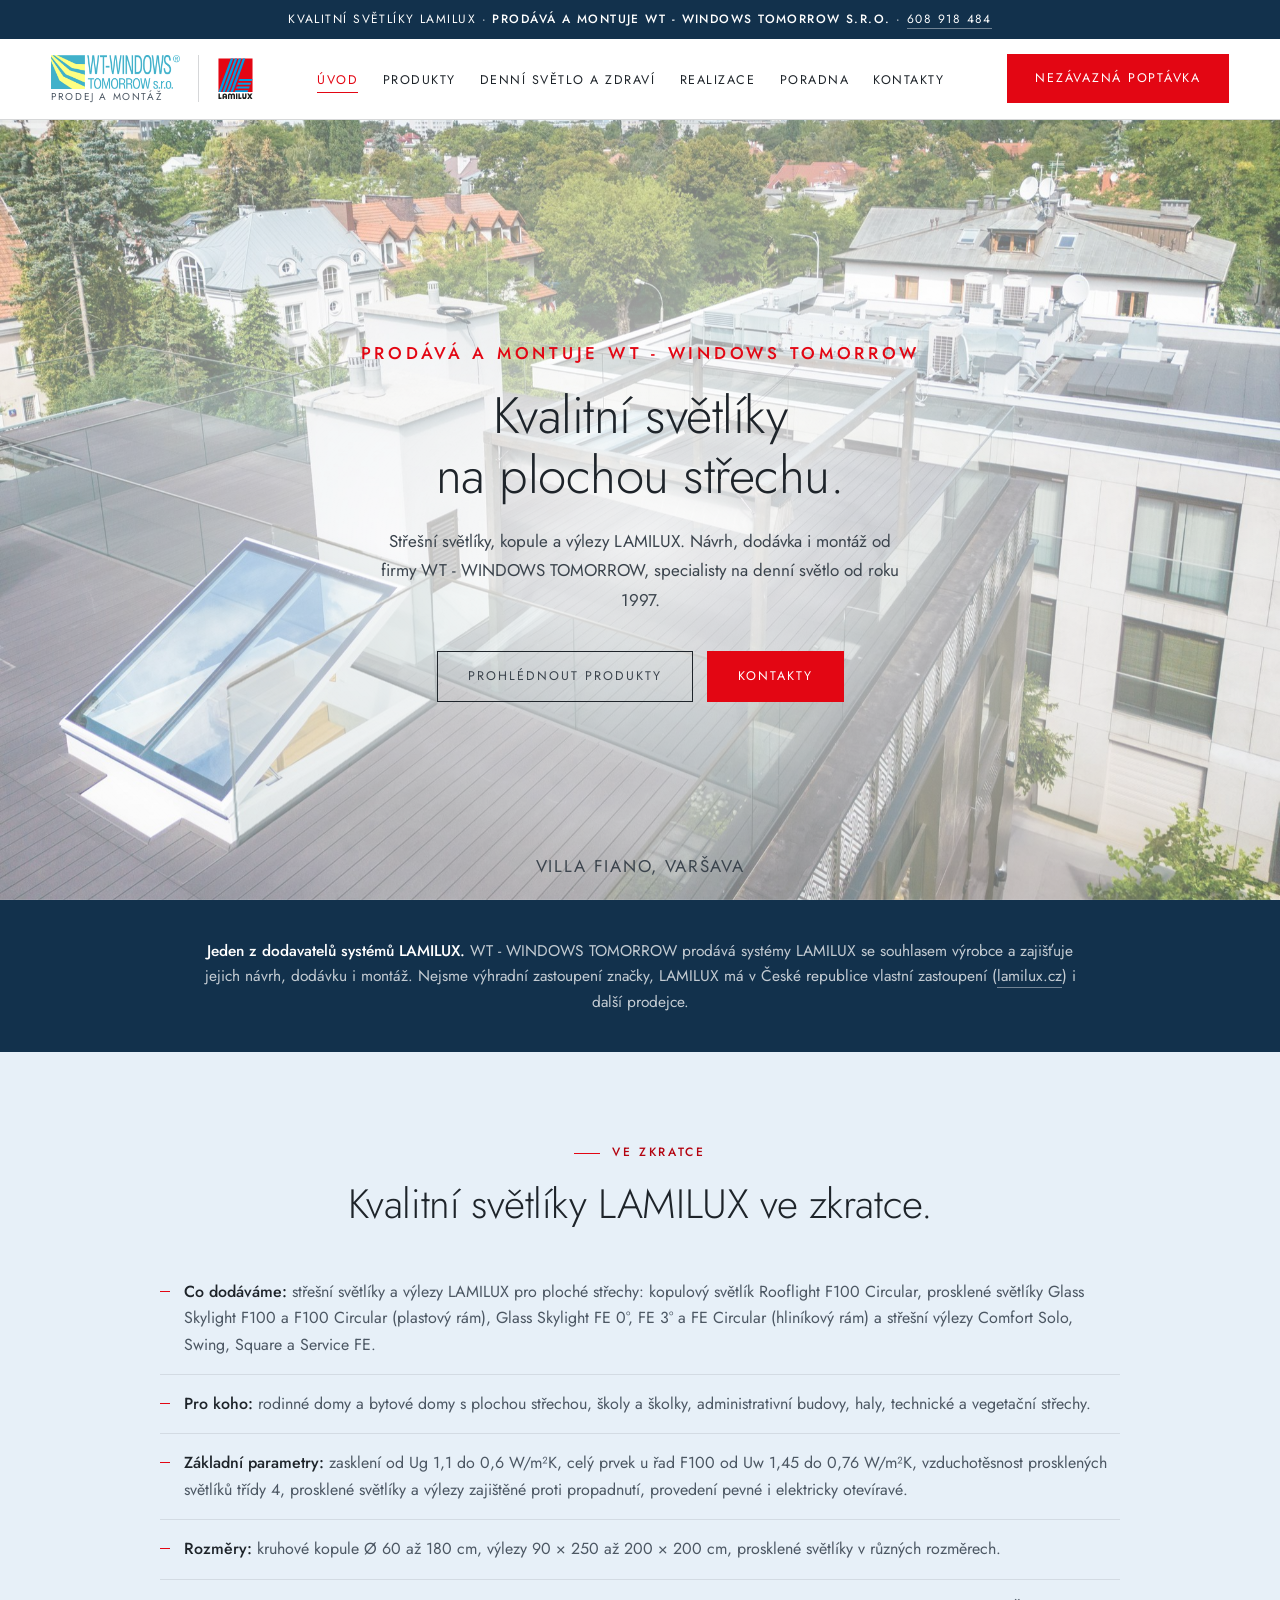
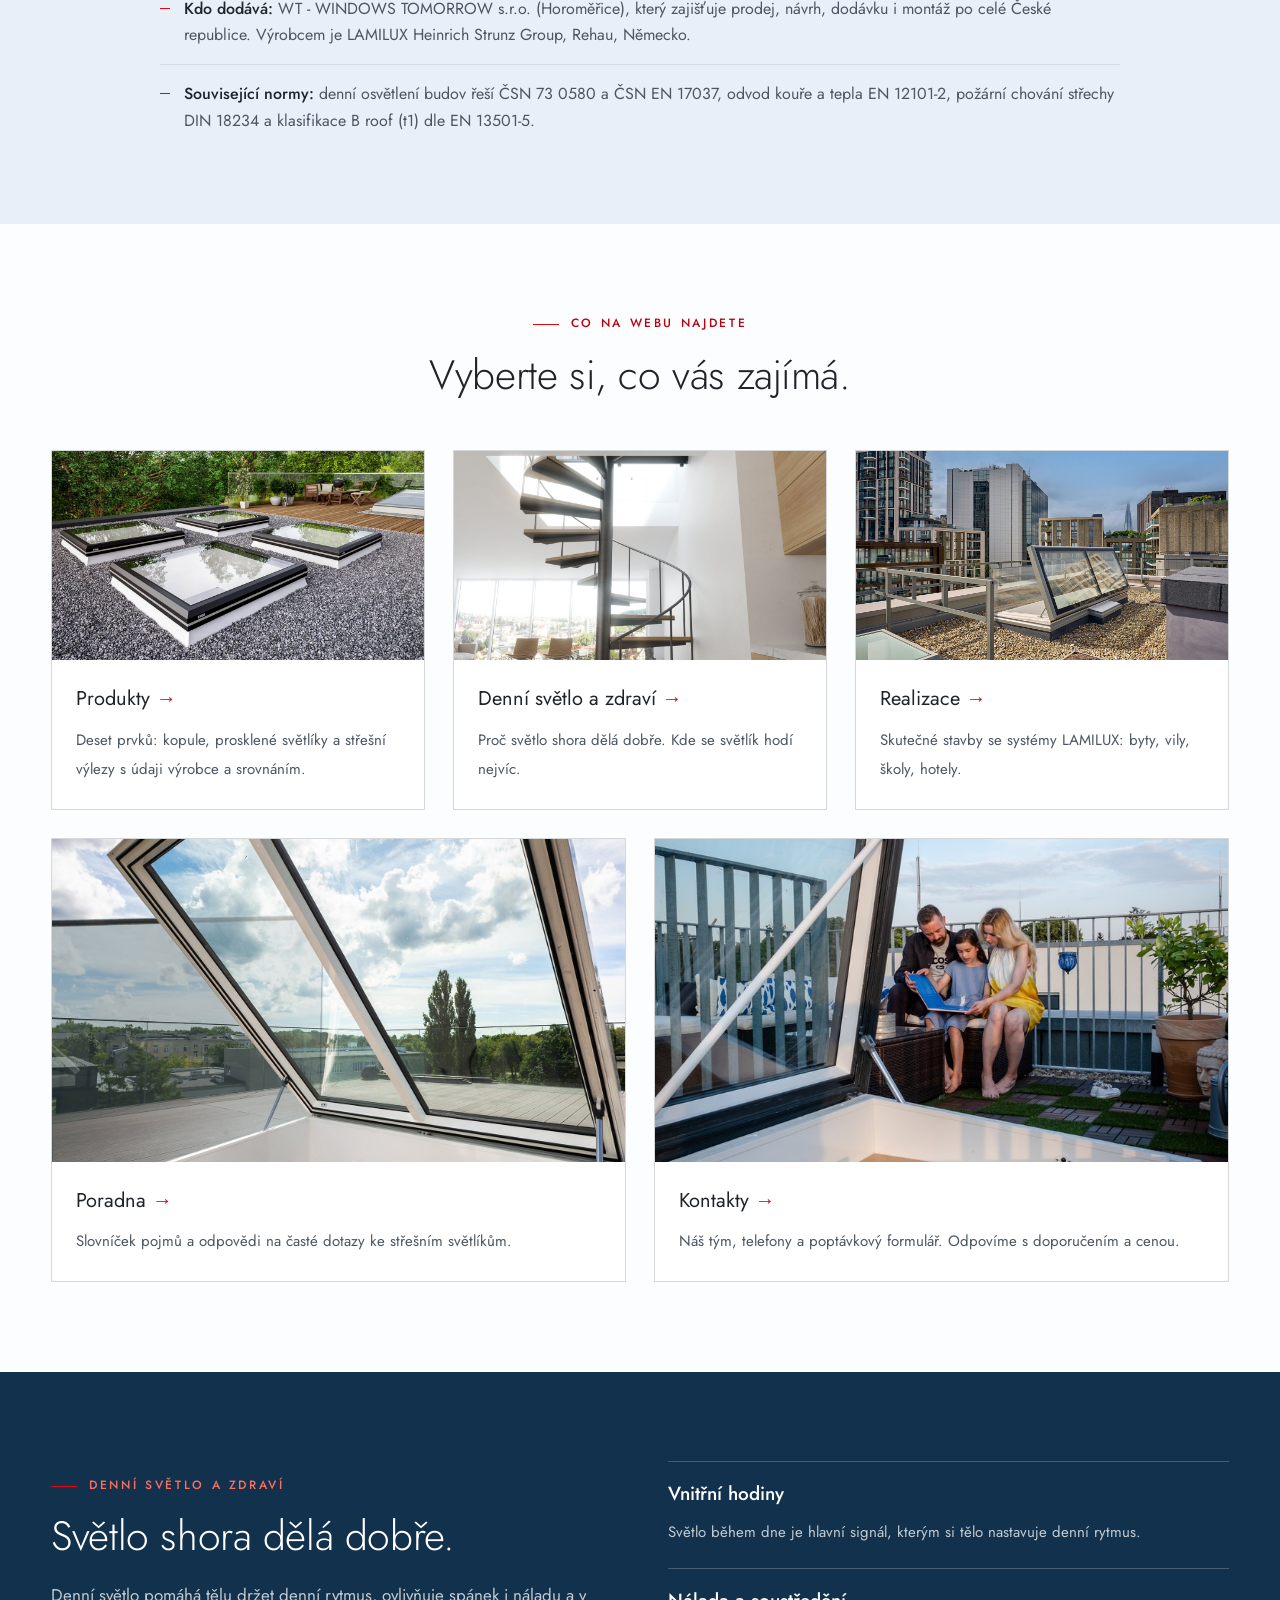
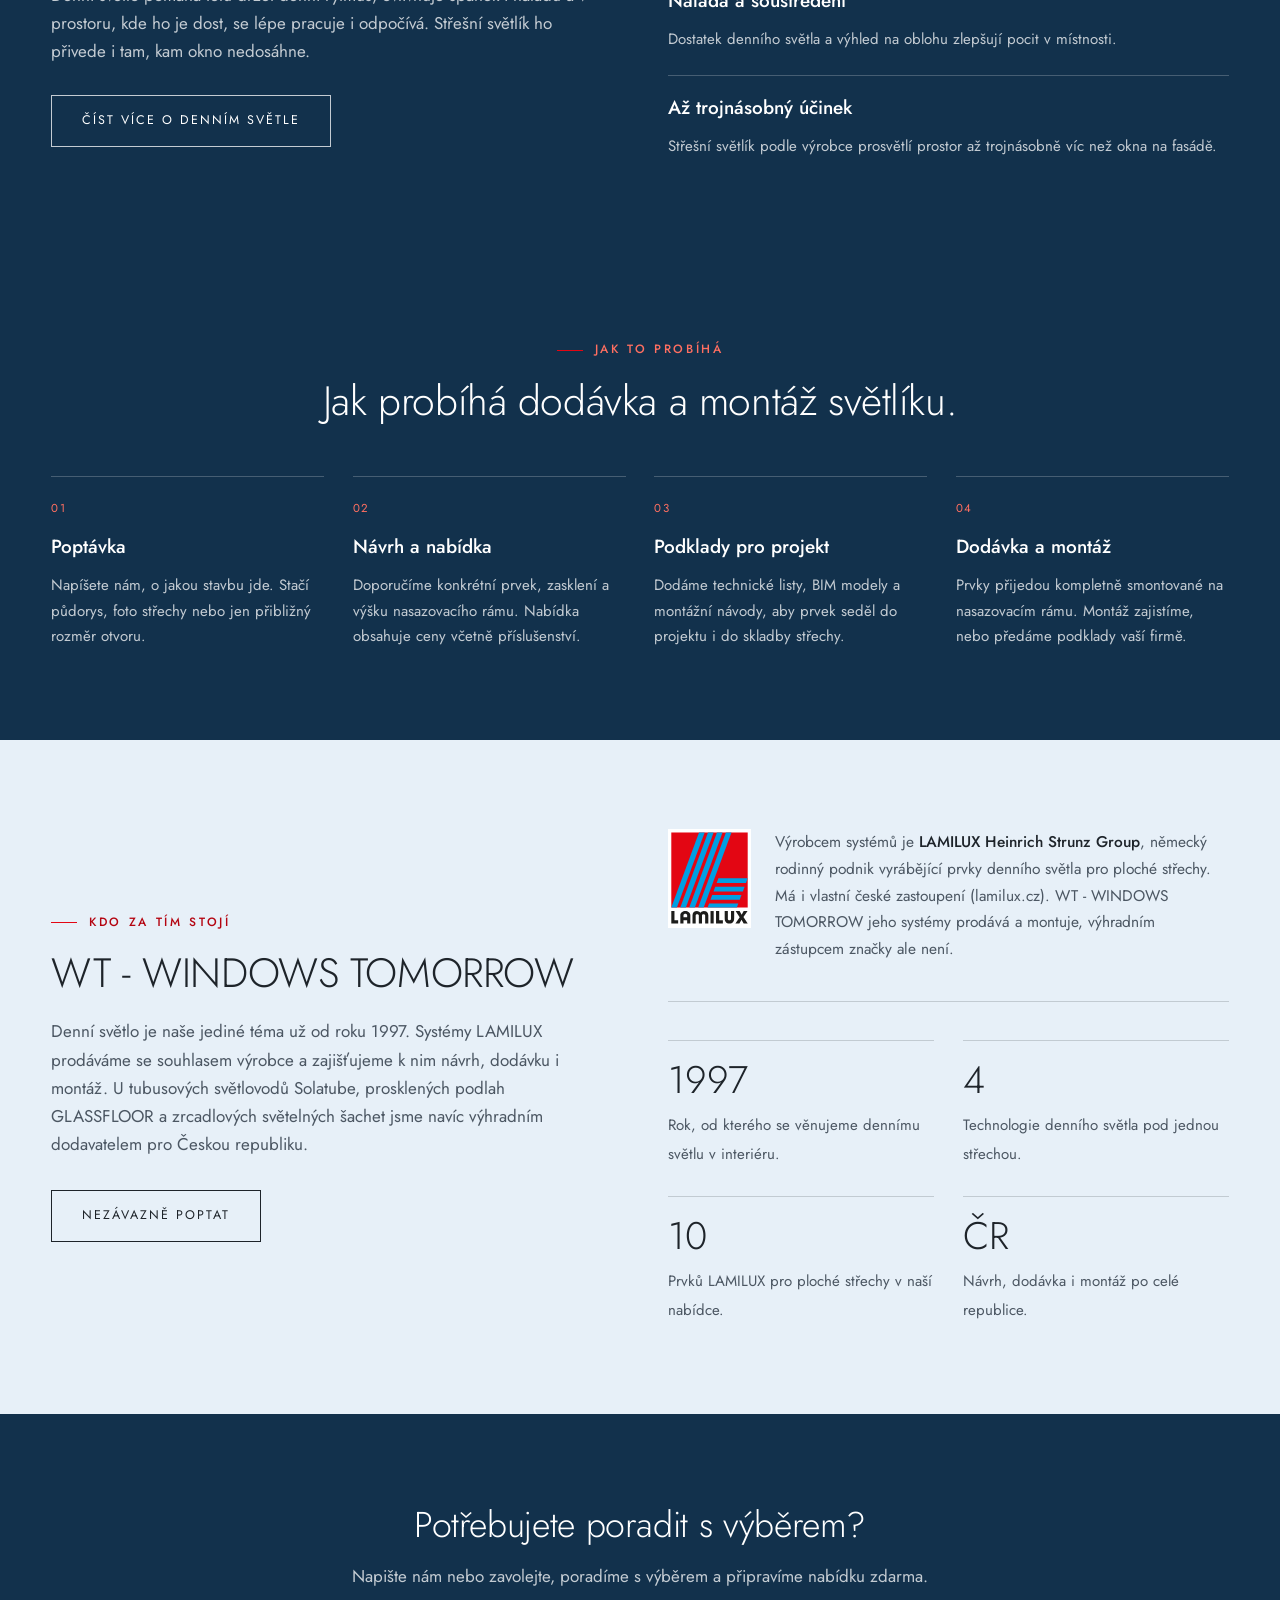
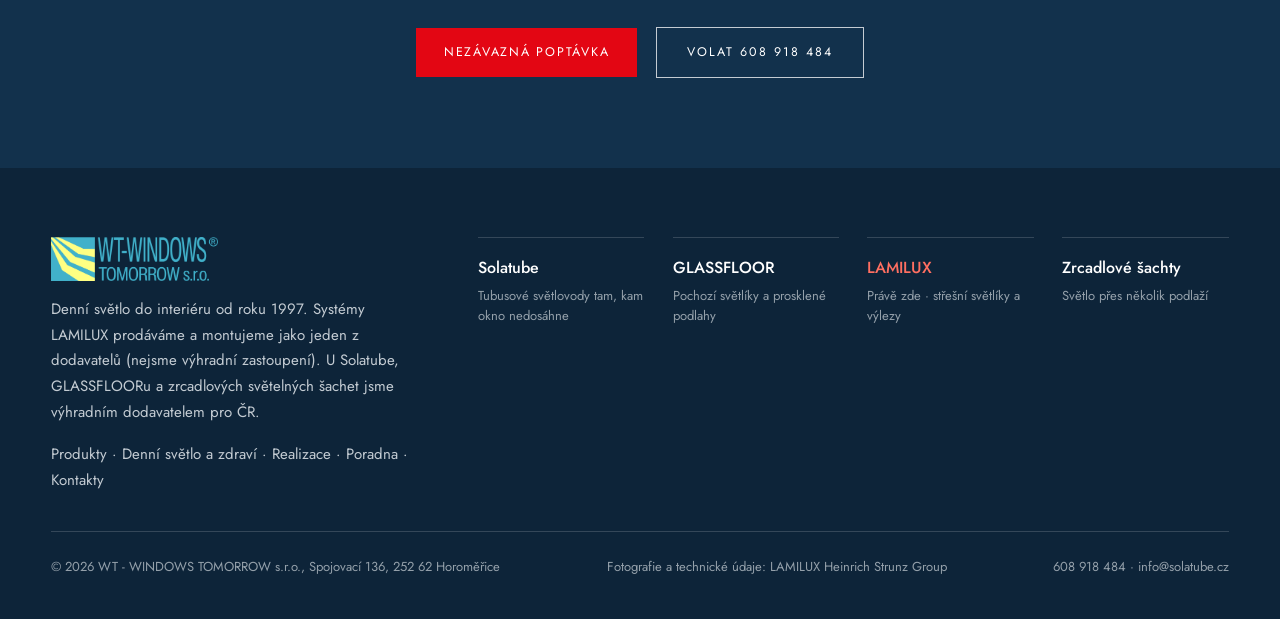
<file: index.html>
<!DOCTYPE html>
<html lang="cs">
<head>
<meta charset="UTF-8">
<meta name="viewport" content="width=device-width, initial-scale=1.0">
<title>Kvalitní světlíky na plochou střechu | LAMILUX | prodej a montáž WT</title>
<meta name="description" content="Kvalitní světlíky na plochou střechu: kopulové světlíky, prosklené světlíky Glass Skylight a střešní výlezy LAMILUX. Návrh, dodávka a montáž po celé ČR od WT - WINDOWS TOMORROW. Jeden z dodavatelů systémů LAMILUX.">
<meta name="author" content="WT - WINDOWS TOMORROW s.r.o.">
<meta name="keywords" content="kvalitní světlíky, střešní světlík, světlík na plochou střechu, kopulový světlík, prosklený světlík, střešní výlez, LAMILUX, Glass Skylight, Rooflight F100, denní světlo, WT Windows Tomorrow">
<meta name="theme-color" content="#12314c">
<!-- POZOR: před spuštěním webu na doméně SMAZAT následující řádek (noindex) -->
<meta name="robots" content="noindex, nofollow">
<link rel="canonical" href="https://www.kvalitnisvetliky.cz/">

<meta property="og:title" content="Kvalitní světlíky na plochou střechu | LAMILUX | prodej a montáž WT">
<meta property="og:description" content="Kvalitní světlíky na plochou střechu: kopulové světlíky, prosklené světlíky Glass Skylight a střešní výlezy LAMILUX. Návrh, dodávka a montáž po celé ČR od WT - WINDOWS TOMORROW. Jeden z dodavatelů systémů LAMILUX.">
<meta property="og:type" content="website">
<meta property="og:url" content="https://www.kvalitnisvetliky.cz/">
<meta property="og:locale" content="cs_CZ">
<meta property="og:site_name" content="Kvalitní světlíky LAMILUX · WT - WINDOWS TOMORROW">
<meta property="og:image" content="https://www.kvalitnisvetliky.cz/img/hero-vila-varsava.jpg">
<meta name="twitter:card" content="summary_large_image">
<meta name="twitter:title" content="Kvalitní světlíky na plochou střechu | LAMILUX | prodej a montáž WT">
<meta name="twitter:description" content="Kvalitní světlíky na plochou střechu: kopulové světlíky, prosklené světlíky Glass Skylight a střešní výlezy LAMILUX. Návrh, dodávka a montáž po celé ČR od WT - WINDOWS TOMORROW. Jeden z dodavatelů systémů LAMILUX.">
<meta name="twitter:image" content="https://www.kvalitnisvetliky.cz/img/hero-vila-varsava.jpg">

<link rel="preconnect" href="https://fonts.googleapis.com">
<link rel="preconnect" href="https://fonts.gstatic.com" crossorigin>
<link href="https://fonts.googleapis.com/css2?family=Jost:wght@300;400;500&display=swap" rel="stylesheet">
<link rel="stylesheet" href="css/lx.css">
<link rel="icon" href="img/lamilux-logo.svg" type="image/svg+xml">
<script type="application/ld+json">
{
 "@context": "https://schema.org",
 "@graph": [
  {
   "@type": "Organization",
   "@id": "https://www.kvalitnisvetliky.cz/#organizace",
   "name": "WT - WINDOWS TOMORROW s.r.o.",
   "url": "https://www.kvalitnisvetliky.cz/",
   "logo": "https://www.kvalitnisvetliky.cz/img/wt-logo-barva.png",
   "foundingDate": "1997",
   "description": "Specialista na denní světlo v interiéru. Prodává a montuje střešní světlíky, kopulové světlíky a střešní výlezy LAMILUX pro ploché střechy. Nejsme výhradní zastoupení LAMILUX, jsme jedním z dodavatelů. Výhradním dodavatelem pro Českou republiku je WT u světlovodů Solatube, prosklených podlah GLASSFLOOR a zrcadlových světelných šachet.",
   "telephone": "+420608918484",
   "email": "info@solatube.cz",
   "address": {
    "@type": "PostalAddress",
    "streetAddress": "Spojovací 136",
    "postalCode": "252 62",
    "addressLocality": "Horoměřice",
    "addressRegion": "Středočeský kraj",
    "addressCountry": "CZ"
   },
   "areaServed": {
    "@type": "Country",
    "name": "Česká republika"
   },
   "knowsAbout": [
    "kvalitní světlíky",
    "střešní světlík na plochou střechu",
    "kopulový světlík",
    "střešní výlez",
    "denní osvětlení budov",
    "odvod kouře a tepla",
    "ČSN EN 17037"
   ],
   "sameAs": [
    "https://www.lamilux.cz",
    "https://www.solatube.cz",
    "https://glassfloor.cz"
   ]
  },
  {
   "@type": "WebSite",
   "@id": "https://www.kvalitnisvetliky.cz/#web",
   "url": "https://www.kvalitnisvetliky.cz/",
   "name": "Kvalitní světlíky LAMILUX · WT - WINDOWS TOMORROW",
   "inLanguage": "cs-CZ",
   "publisher": {
    "@id": "https://www.kvalitnisvetliky.cz/#organizace"
   }
  },
  {
   "@type": "WebPage",
   "@id": "https://www.kvalitnisvetliky.cz/#stranka",
   "url": "https://www.kvalitnisvetliky.cz/",
   "name": "Kvalitní světlíky na plochou střechu | LAMILUX | prodej a montáž WT",
   "description": "Kvalitní světlíky na plochou střechu: kopulové světlíky, prosklené světlíky Glass Skylight a střešní výlezy LAMILUX. Návrh, dodávka a montáž po celé ČR od WT - WINDOWS TOMORROW. Jeden z dodavatelů systémů LAMILUX.",
   "inLanguage": "cs-CZ",
   "isPartOf": {
    "@id": "https://www.kvalitnisvetliky.cz/#web"
   },
   "about": {
    "@id": "https://www.kvalitnisvetliky.cz/#organizace"
   },
   "dateModified": "2026-09-30",
   "primaryImageOfPage": "https://www.kvalitnisvetliky.cz/img/hero-vila-varsava.jpg"
  }
 ]
}
</script>
</head>
<body>

<div class="claim">Kvalitní světlíky LAMILUX · <b>prodává a montuje WT - WINDOWS TOMORROW s.r.o.</b> · <a href="tel:+420608918484">608 918 484</a></div>

<header id="hdr">
  <div class="nav">
    <div class="brand">
      <a href="index.html" class="b-wt" aria-label="WT - WINDOWS TOMORROW s.r.o., úvodní strana"><img src="img/wt-logo-barva.png" alt="WT - WINDOWS TOMORROW s.r.o." width="900" height="237"><small>Prodej a montáž</small></a>
      <a href="index.html" class="b-lxl" aria-label="LAMILUX · kvalitní světlíky"><img class="b-lx" src="img/lamilux-logo.svg" alt="LAMILUX" width="120" height="143"></a>
    </div>
    <nav aria-label="Hlavní navigace">
      <ul><li><a href="index.html" class="act" aria-current="page">Úvod</a></li><li><a href="produkty.html">Produkty</a></li><li><a href="denni-svetlo-a-zdravi.html">Denní světlo a zdraví</a></li><li><a href="realizace.html">Realizace</a></li><li><a href="poradna.html">Poradna</a></li><li><a href="kontakty.html">Kontakty</a></li></ul>
    </nav>
    <a class="cta" href="kontakty.html#poptavka">Nezávazná poptávka</a>
    <button class="menu-btn" id="menuBtn" aria-label="Menu" aria-expanded="false">
      <i></i><i></i><i></i>
    </button>
  </div>
  <div class="mmenu" id="mmenu">
    <a href="index.html">Úvod</a><a href="produkty.html">Produkty</a><a href="denni-svetlo-a-zdravi.html">Denní světlo a zdraví</a><a href="realizace.html">Realizace</a><a href="poradna.html">Poradna</a><a href="kontakty.html">Kontakty</a>
    <a href="kontakty.html#poptavka">Nezávazná poptávka</a>
  </div>
</header>

<main id="top">

  <section class="hero" aria-labelledby="hero-h">
    <div class="hero-img">
      <img src="img/hero-vila-varsava.jpg" alt="Střešní terasa vily ve Varšavě s proskleným střešním světlíkem a výlezem LAMILUX" width="2000" height="1500" fetchpriority="high">
    </div>
    <div class="in">
      <p class="k">Prodává a montuje WT - WINDOWS TOMORROW</p>
      <h1 class="h1" id="hero-h">Kvalitní světlíky<br>na plochou střechu.</h1>
      <p>Střešní světlíky, kopule a výlezy LAMILUX. Návrh, dodávka i montáž od firmy WT - WINDOWS TOMORROW, specialisty na denní světlo od roku 1997.</p>
      <p class="hero-btns"><a class="lnk" href="produkty.html">Prohlédnout produkty</a> <a class="lnk lnk-fill" href="kontakty.html">Kontakty</a></p>
    </div>
    <p class="hero-cap">Villa Fiano, Varšava</p>
  </section>
  <section class="strip" aria-label="Postavení firmy WT vůči značce LAMILUX">
    <div class="wrap">
      <p><b>Jeden z dodavatelů systémů LAMILUX.</b> WT - WINDOWS TOMORROW prodává systémy LAMILUX se souhlasem výrobce
        a zajišťuje jejich návrh, dodávku i montáž. Nejsme výhradní zastoupení značky, LAMILUX má v České republice
        vlastní zastoupení (<a href="https://www.lamilux.cz" target="_blank" rel="noopener">lamilux.cz</a>) i další prodejce.</p>
    </div>
  </section>
<section id="zkratka" class="soft" aria-labelledby="zkratka-h">
    <div class="wrap">
      <div class="head center rv mb-l">
        <p class="k"><span class="rule"></span>Ve zkratce</p>
        <h2 class="h2" id="zkratka-h">Kvalitní světlíky LAMILUX ve zkratce.</h2>
      </div>
      <div class="fakta rv">
        <ul>
          <li><b>Co dodáváme:</b> střešní světlíky a výlezy LAMILUX pro ploché střechy:
            kopulový světlík Rooflight F100 Circular, prosklené světlíky Glass Skylight F100
            a F100 Circular (plastový rám), Glass Skylight FE 0°, FE 3° a FE Circular
            (hliníkový rám) a střešní výlezy Comfort Solo, Swing, Square a Service FE.</li>
          <li><b>Pro koho:</b> rodinné domy a bytové domy s plochou střechou, školy a školky,
            administrativní budovy, haly, technické a vegetační střechy.</li>
          <li><b>Základní parametry:</b> zasklení od Ug 1,1 do 0,6 W/m²K, celý prvek u řad F100 od Uw 1,45 do 0,76 W/m²K, vzduchotěsnost prosklených světlíků třídy 4, prosklené světlíky a výlezy zajištěné proti propadnutí, provedení pevné i elektricky otevíravé.</li>
          <li><b>Rozměry:</b> kruhové kopule Ø 60 až 180 cm, výlezy 90 × 250 až 200 × 200 cm,
            prosklené světlíky v různých rozměrech.</li>
          <li><b>Kdo dodává:</b> WT - WINDOWS TOMORROW s.r.o. (Horoměřice), který zajišťuje prodej, návrh,
            dodávku i montáž po celé České republice. Výrobcem je LAMILUX Heinrich Strunz
            Group, Rehau, Německo.</li>
          <li><b>Související normy:</b> denní osvětlení budov řeší ČSN 73 0580 a ČSN EN 17037,
            odvod kouře a tepla EN 12101-2, požární chování střechy DIN 18234
            a klasifikace B roof (t1) dle EN 13501-5.</li>
        </ul>
      </div>
    </div>
  </section>  <section id="rozcestnik" aria-labelledby="rozc-h">
    <div class="wrap">
      <div class="head center rv mb-l">
        <p class="k"><span class="rule"></span>Co na webu najdete</p>
        <h2 class="h2" id="rozc-h">Vyberte si, co vás zajímá.</h2>
      </div>
      <div class="rozc">
        <a class="rc rv" href="produkty.html"><span class="ph"><img src="img/situace-strecha-fe.jpg" alt="Čtyři prosklené světlíky LAMILUX FE na ploché střeše rodinného domu" width="1200" height="840" loading="lazy"></span>
          <span class="tx"><b>Produkty</b><span>Deset prvků: kopule, prosklené světlíky a střešní výlezy s údaji výrobce a srovnáním.</span></span></a>
        <a class="rc rv" href="denni-svetlo-a-zdravi.html"><span class="ph"><img src="img/situace-schodiste.jpg" alt="Schodiště osvětlené shora proskleným střešním výlezem" width="1200" height="840" loading="lazy"></span>
          <span class="tx"><b>Denní světlo a zdraví</b><span>Proč světlo shora dělá dobře. Kde se světlík hodí nejvíc.</span></span></a>
        <a class="rc rv" href="realizace.html"><span class="ph"><img src="img/g-mulberry-strecha.jpg" alt="Ploché střechy školy v Londýně s prosklenými světlíky a výlezy" width="1400" height="934" loading="lazy"></span>
          <span class="tx"><b>Realizace</b><span>Skutečné stavby se systémy LAMILUX: byty, vily, školy, hotely.</span></span></a>
        <a class="rc rv" href="poradna.html"><span class="ph"><img src="img/atmo-vylez-zevnitr.jpg" alt="Pohled zevnitř domu na otevřený prosklený střešní výlez" width="1500" height="2217" loading="lazy"></span>
          <span class="tx"><b>Poradna</b><span>Slovníček pojmů a odpovědi na časté dotazy ke střešním světlíkům.</span></span></a>
        <a class="rc rv" href="kontakty.html"><span class="ph"><img src="img/situace-terasa-sklo.jpg" alt="Rodina na střešní terase u proskleného střešního výlezu" width="800" height="1200" loading="lazy"></span>
          <span class="tx"><b>Kontakty</b><span>Náš tým, telefony a poptávkový formulář. Odpovíme s doporučením a cenou.</span></span></a>
      </div>
    </div>
  </section>
  <section class="deep" aria-labelledby="zt-h">
    <div class="wrap">
      <div class="two">
        <div class="rv">
          <p class="k"><span class="rule"></span>Denní světlo a zdraví</p>
          <h2 class="h2" id="zt-h" style="margin:16px 0 20px">Světlo shora dělá dobře.</h2>
          <p class="lead dim">Denní světlo pomáhá tělu držet denní rytmus, ovlivňuje spánek i náladu a v prostoru, kde ho je dost, se lépe pracuje i odpočívá. Střešní světlík ho přivede i tam, kam okno nedosáhne.</p>
          <p style="margin-top:30px"><a class="lnk" href="denni-svetlo-a-zdravi.html">Číst více o denním světle</a></p>
        </div>
        <ul class="tri rv">
          <li><b>Vnitřní hodiny</b><span>Světlo během dne je hlavní signál, kterým si tělo nastavuje denní rytmus.</span></li>
          <li><b>Nálada a soustředění</b><span>Dostatek denního světla a výhled na oblohu zlepšují pocit v místnosti.</span></li>
          <li><b>Až trojnásobný účinek</b><span>Střešní světlík podle výrobce prosvětlí prostor až trojnásobně víc než okna na fasádě.</span></li>
        </ul>
      </div>
    </div>
  </section>
<section class="deep">
    <div class="wrap">
      <div class="head center rv mb-l">
        <p class="k"><span class="rule"></span>Jak to probíhá</p>
        <h2 class="h2">Jak probíhá dodávka a montáž světlíku.</h2>
      </div>
      <div class="steps">
        <div class="step rv">
          <h4>Poptávka</h4>
          <p>Napíšete nám, o jakou stavbu jde. Stačí půdorys, foto střechy nebo jen
            přibližný rozměr otvoru.</p>
        </div>
        <div class="step rv">
          <h4>Návrh a nabídka</h4>
          <p>Doporučíme konkrétní prvek, zasklení a výšku nasazovacího rámu. Nabídka
            obsahuje ceny včetně příslušenství.</p>
        </div>
        <div class="step rv">
          <h4>Podklady pro projekt</h4>
          <p>Dodáme technické listy, BIM modely a montážní návody, aby prvek seděl
            do projektu i do skladby střechy.</p>
        </div>
        <div class="step rv">
          <h4>Dodávka a montáž</h4>
          <p>Prvky přijedou kompletně smontované na nasazovacím rámu. Montáž zajistíme,
            nebo předáme podklady vaší firmě.</p>
        </div>
      </div>
    </div>
  </section><section class="soft">
    <div class="wrap two">
      <div class="head rv">
        <p class="k"><span class="rule"></span>Kdo za tím stojí</p>
        <h2 class="h2">WT - WINDOWS TOMORROW</h2>
        <p class="lead dim">Denní světlo je naše jediné téma už od roku 1997. Systémy LAMILUX
          prodáváme se souhlasem výrobce a zajišťujeme k nim návrh, dodávku i montáž.
          U tubusových světlovodů Solatube, prosklených podlah GLASSFLOOR a zrcadlových
          světelných šachet jsme navíc výhradním dodavatelem pro Českou republiku.</p>
        <p style="margin-top:32px"><a class="lnk" href="kontakty.html#poptavka">Nezávazně poptat</a></p>
      </div>
      <div class="rv">
        <div class="mfr">
          <img src="img/lamilux-logo.svg" alt="LAMILUX" width="120" height="143">
          <p>Výrobcem systémů je <b>LAMILUX Heinrich Strunz Group</b>, německý rodinný podnik
            vyrábějící prvky denního světla pro ploché střechy. Má i vlastní české zastoupení
            (lamilux.cz). WT - WINDOWS TOMORROW jeho systémy prodává a montuje, výhradním
            zástupcem značky ale není.</p>
        </div>
        <div class="facts" style="grid-template-columns:1fr 1fr">
          <div class="fact"><b>1997</b><span>Rok, od kterého se věnujeme dennímu světlu v interiéru.</span></div>
          <div class="fact"><b>4</b><span>Technologie denního světla pod jednou střechou.</span></div>
          <div class="fact"><b>10</b><span>Prvků LAMILUX pro ploché střechy v naší nabídce.</span></div>
          <div class="fact"><b>ČR</b><span>Návrh, dodávka i montáž po celé republice.</span></div>
        </div>
      </div>
    </div>
  </section>  <section class="deep ctaband">
    <div class="wrap center">
      <h2 class="h2">Potřebujete poradit s výběrem?</h2>
      <p class="lead dim" style="margin:16px auto 30px;max-width:60ch">Napište nám nebo zavolejte, poradíme s výběrem a připravíme nabídku zdarma.</p>
      <a class="cta" href="kontakty.html#poptavka">Nezávazná poptávka</a>
      <a class="lnk" style="margin-left:14px" href="tel:+420608918484">Volat 608 918 484</a>
    </div>
  </section>

</main>

<footer>
  <div class="wrap">
    <div class="f-top">
      <div>
        <img src="img/wt-logo-barva.png" alt="WT - WINDOWS TOMORROW s.r.o." width="900" height="237">
        <p>Denní světlo do interiéru od roku 1997. Systémy LAMILUX prodáváme a montujeme jako jeden z dodavatelů
          (nejsme výhradní zastoupení). U Solatube, GLASSFLOORu a zrcadlových světelných šachet jsme výhradním
          dodavatelem pro ČR.</p>
        <p class="f-nav"><a href="produkty.html">Produkty</a> · <a href="denni-svetlo-a-zdravi.html">Denní světlo a zdraví</a> · <a href="realizace.html">Realizace</a> · <a href="poradna.html">Poradna</a> · <a href="kontakty.html">Kontakty</a></p>
      </div>
      <div class="fam">
        <a href="https://www.solatube.cz" target="_blank" rel="noopener">
          <b>Solatube</b><small>Tubusové světlovody tam, kam okno nedosáhne</small></a>
        <a href="https://glassfloor.cz" target="_blank" rel="noopener">
          <b>GLASSFLOOR</b><small>Pochozí světlíky a prosklené podlahy</small></a>
        <span class="here"><b>LAMILUX</b><small>Právě zde · střešní světlíky a výlezy</small></span>
        <a href="https://www.svetlosachtou.cz" target="_blank" rel="noopener">
          <b>Zrcadlové šachty</b><small>Světlo přes několik podlaží</small></a>
      </div>
    </div>
    <div class="f-bot">
      <span>© <span id="rok">2026</span> WT - WINDOWS TOMORROW s.r.o., Spojovací 136, 252 62 Horoměřice</span>
      <span>Fotografie a technické údaje: LAMILUX Heinrich Strunz Group</span>
      <span><a href="tel:+420608918484">608 918 484</a> · <a href="mailto:info@solatube.cz">info@solatube.cz</a></span>
    </div>
  </div>
</footer>

<script src="js/lx.js"></script>
</body>
</html>
</file>
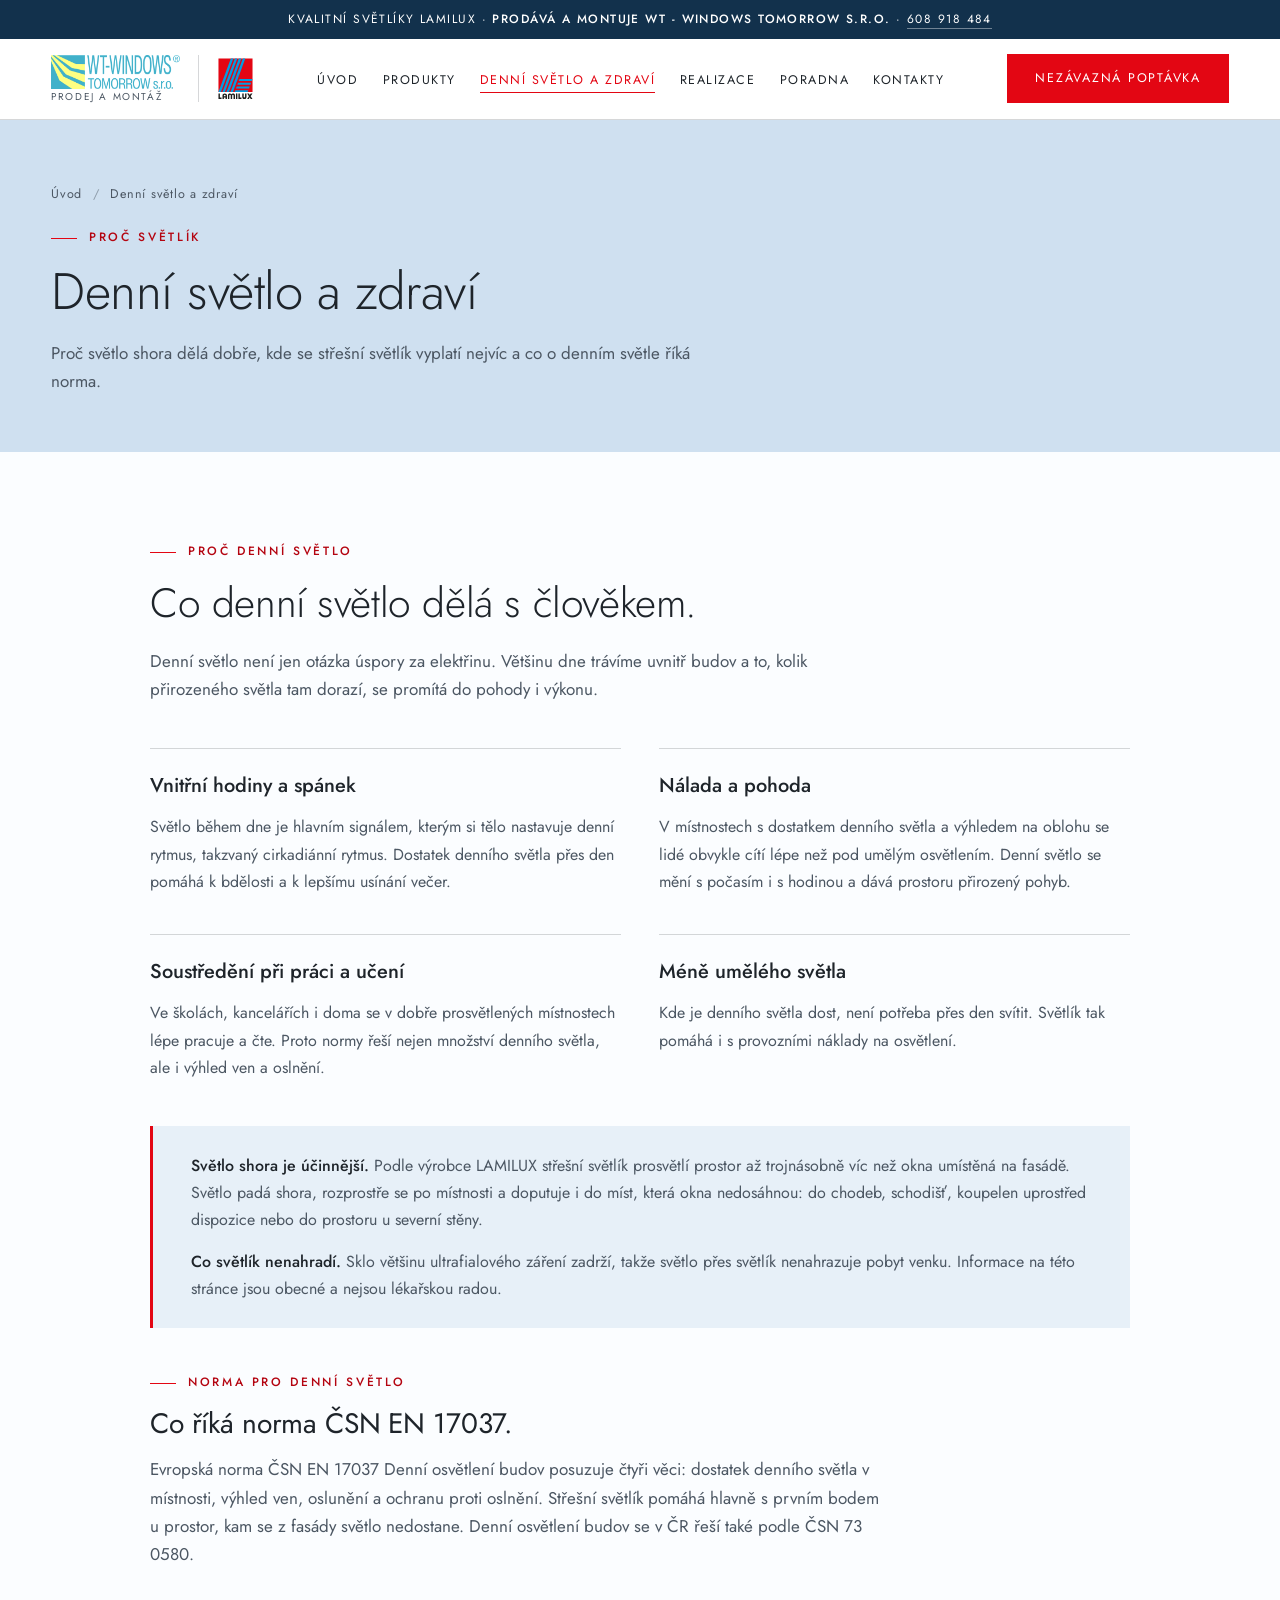
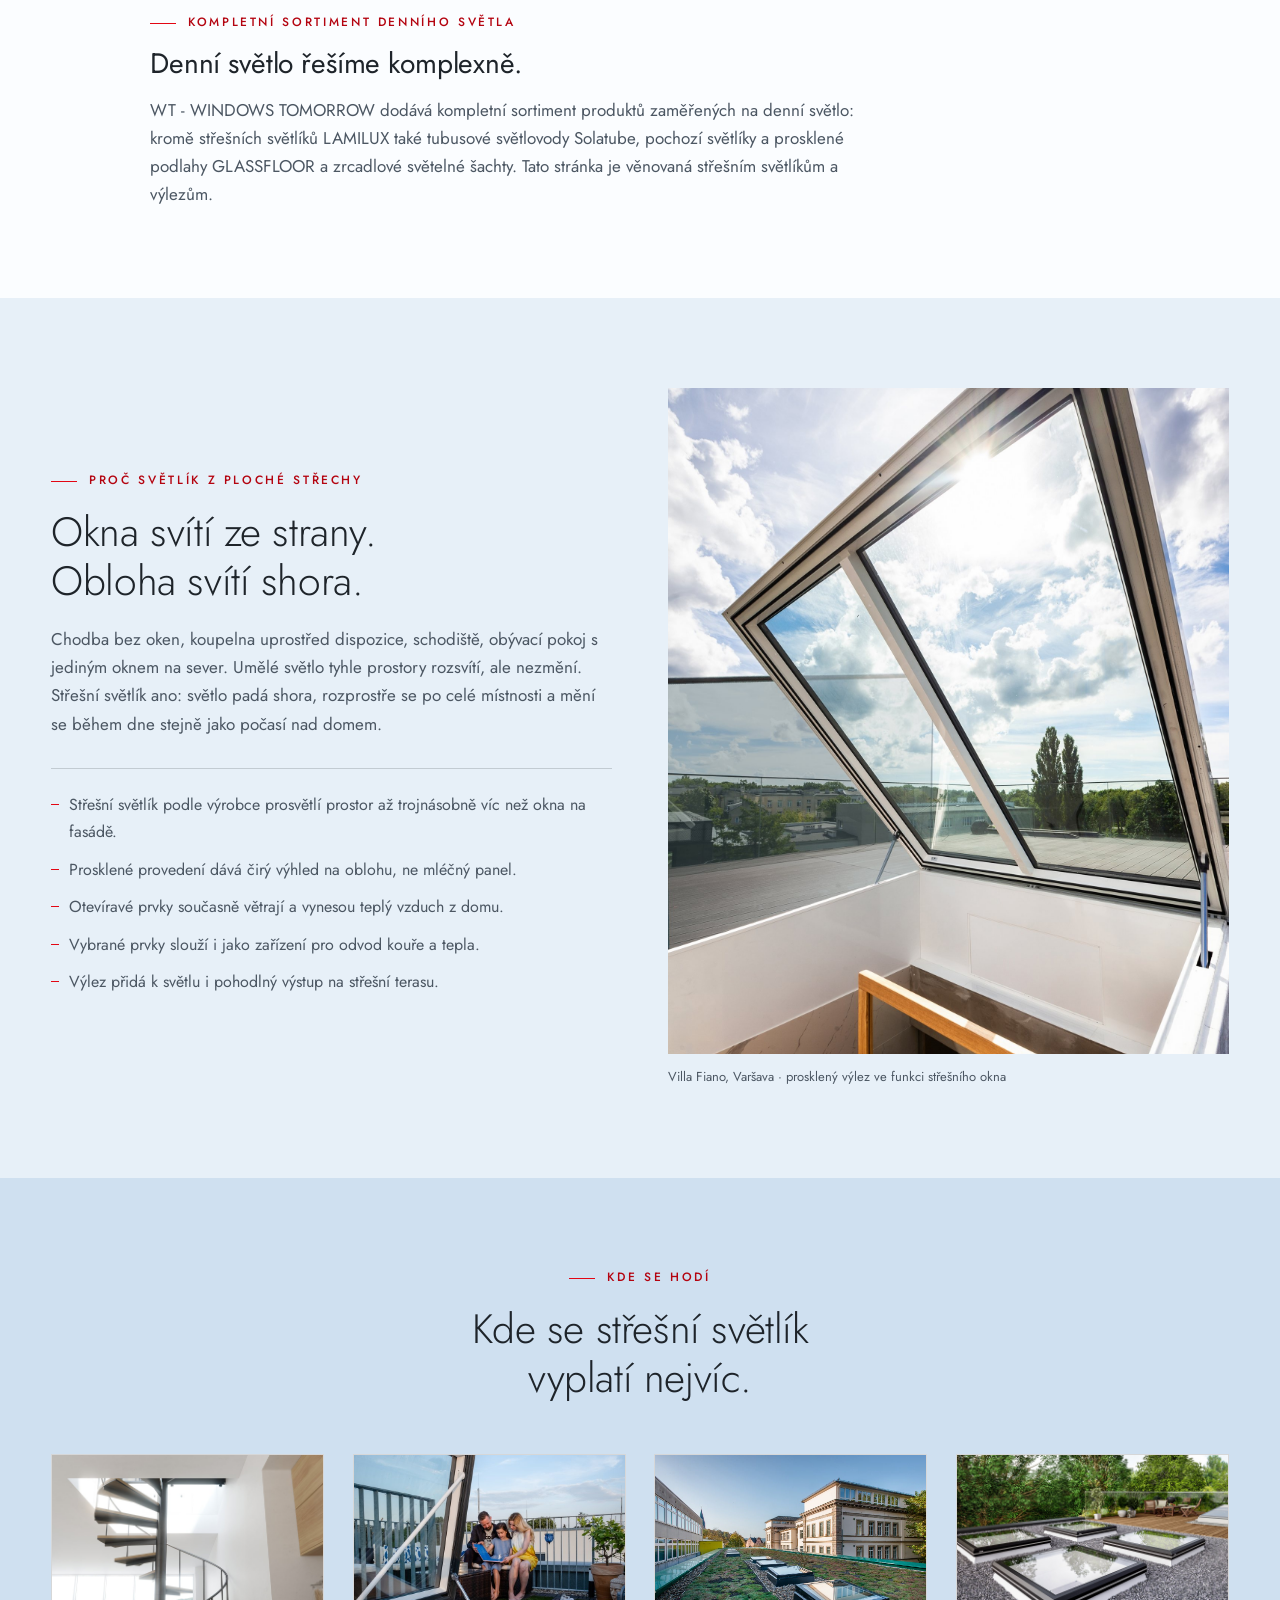
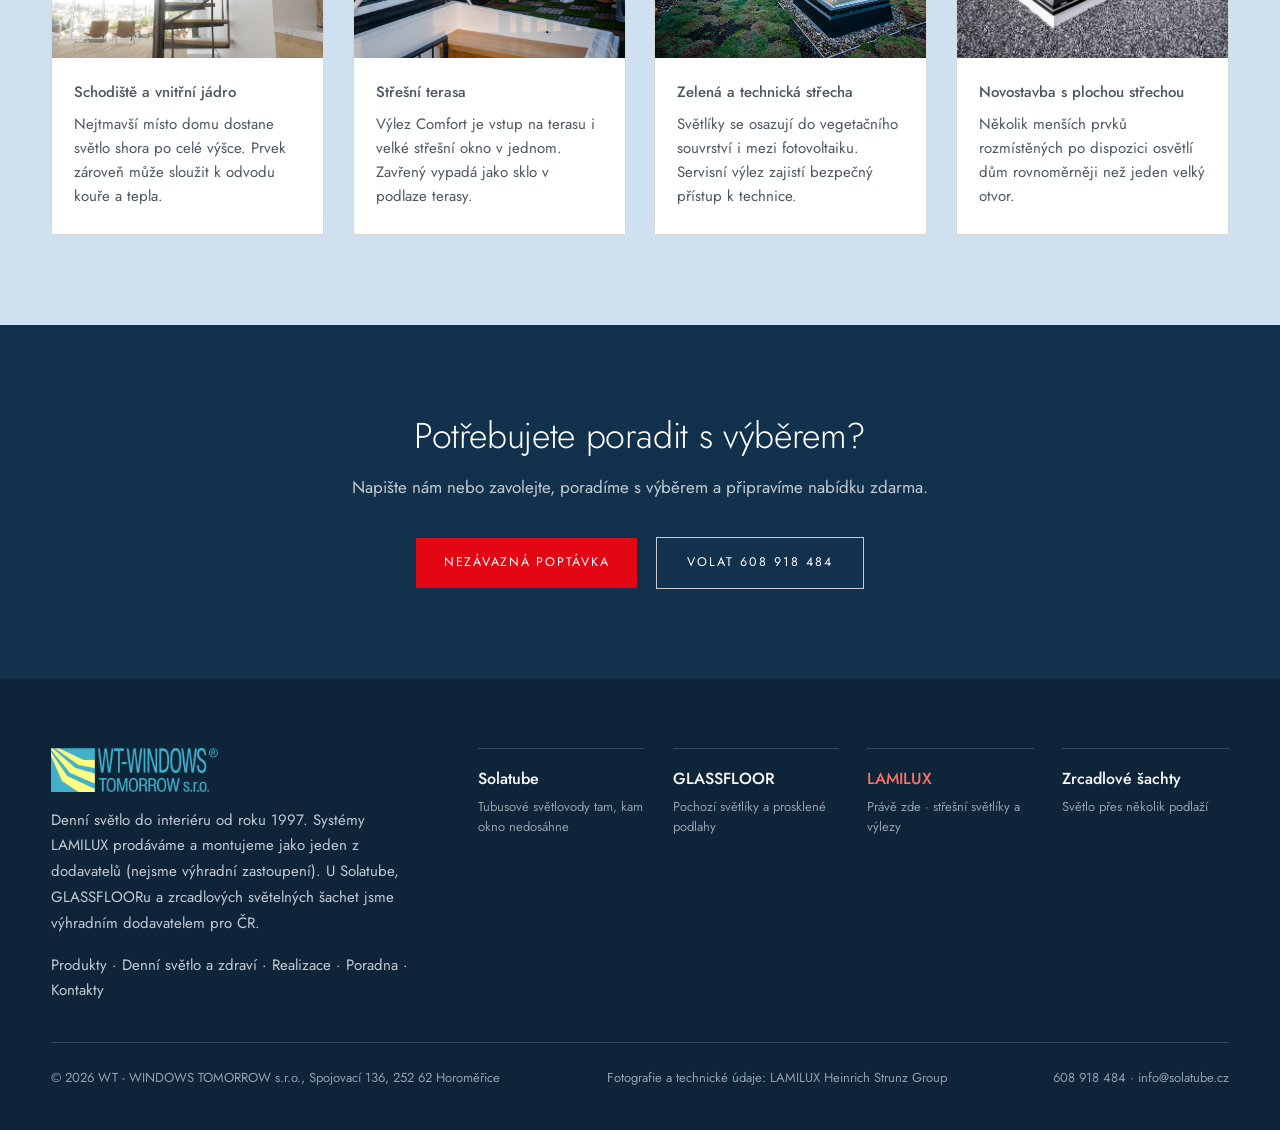
<file: denni-svetlo-a-zdravi.html>
<!DOCTYPE html>
<html lang="cs">
<head>
<meta charset="UTF-8">
<meta name="viewport" content="width=device-width, initial-scale=1.0">
<title>Denní světlo a zdraví: proč střešní světlík dělá dobře | kvalitní světlíky</title>
<meta name="description" content="Jak denní světlo ovlivňuje spánek, náladu a soustředění, proč světlo shora prosvětlí prostor až trojnásobně víc než okna na fasádě a kde se střešní světlík vyplatí nejvíc. ČSN EN 17037.">
<meta name="author" content="WT - WINDOWS TOMORROW s.r.o.">
<meta name="keywords" content="denní světlo zdraví, denní světlo a spánek, cirkadiánní rytmus, střešní světlík, světlo shora, ČSN EN 17037, ČSN 73 0580, kvalitní světlíky">
<meta name="theme-color" content="#12314c">
<!-- POZOR: před spuštěním webu na doméně SMAZAT následující řádek (noindex) -->
<meta name="robots" content="noindex, nofollow">
<link rel="canonical" href="https://www.kvalitnisvetliky.cz/denni-svetlo-a-zdravi.html">

<meta property="og:title" content="Denní světlo a zdraví: proč střešní světlík dělá dobře | kvalitní světlíky">
<meta property="og:description" content="Jak denní světlo ovlivňuje spánek, náladu a soustředění, proč světlo shora prosvětlí prostor až trojnásobně víc než okna na fasádě a kde se střešní světlík vyplatí nejvíc. ČSN EN 17037.">
<meta property="og:type" content="website">
<meta property="og:url" content="https://www.kvalitnisvetliky.cz/denni-svetlo-a-zdravi.html">
<meta property="og:locale" content="cs_CZ">
<meta property="og:site_name" content="Kvalitní světlíky LAMILUX · WT - WINDOWS TOMORROW">
<meta property="og:image" content="https://www.kvalitnisvetliky.cz/img/situace-schodiste.jpg">
<meta name="twitter:card" content="summary_large_image">
<meta name="twitter:title" content="Denní světlo a zdraví: proč střešní světlík dělá dobře | kvalitní světlíky">
<meta name="twitter:description" content="Jak denní světlo ovlivňuje spánek, náladu a soustředění, proč světlo shora prosvětlí prostor až trojnásobně víc než okna na fasádě a kde se střešní světlík vyplatí nejvíc. ČSN EN 17037.">
<meta name="twitter:image" content="https://www.kvalitnisvetliky.cz/img/situace-schodiste.jpg">

<link rel="preconnect" href="https://fonts.googleapis.com">
<link rel="preconnect" href="https://fonts.gstatic.com" crossorigin>
<link href="https://fonts.googleapis.com/css2?family=Jost:wght@300;400;500&display=swap" rel="stylesheet">
<link rel="stylesheet" href="css/lx.css">
<link rel="icon" href="img/lamilux-logo.svg" type="image/svg+xml">
<script type="application/ld+json">
{
 "@context": "https://schema.org",
 "@graph": [
  {
   "@type": "Organization",
   "@id": "https://www.kvalitnisvetliky.cz/#organizace",
   "name": "WT - WINDOWS TOMORROW s.r.o.",
   "url": "https://www.kvalitnisvetliky.cz/",
   "logo": "https://www.kvalitnisvetliky.cz/img/wt-logo-barva.png",
   "foundingDate": "1997",
   "description": "Specialista na denní světlo v interiéru. Prodává a montuje střešní světlíky, kopulové světlíky a střešní výlezy LAMILUX pro ploché střechy. Nejsme výhradní zastoupení LAMILUX, jsme jedním z dodavatelů. Výhradním dodavatelem pro Českou republiku je WT u světlovodů Solatube, prosklených podlah GLASSFLOOR a zrcadlových světelných šachet.",
   "telephone": "+420608918484",
   "email": "info@solatube.cz",
   "address": {
    "@type": "PostalAddress",
    "streetAddress": "Spojovací 136",
    "postalCode": "252 62",
    "addressLocality": "Horoměřice",
    "addressRegion": "Středočeský kraj",
    "addressCountry": "CZ"
   },
   "areaServed": {
    "@type": "Country",
    "name": "Česká republika"
   },
   "knowsAbout": [
    "kvalitní světlíky",
    "střešní světlík na plochou střechu",
    "kopulový světlík",
    "střešní výlez",
    "denní osvětlení budov",
    "odvod kouře a tepla",
    "ČSN EN 17037"
   ],
   "sameAs": [
    "https://www.lamilux.cz",
    "https://www.solatube.cz",
    "https://glassfloor.cz"
   ]
  },
  {
   "@type": "WebSite",
   "@id": "https://www.kvalitnisvetliky.cz/#web",
   "url": "https://www.kvalitnisvetliky.cz/",
   "name": "Kvalitní světlíky LAMILUX · WT - WINDOWS TOMORROW",
   "inLanguage": "cs-CZ",
   "publisher": {
    "@id": "https://www.kvalitnisvetliky.cz/#organizace"
   }
  },
  {
   "@type": "WebPage",
   "@id": "https://www.kvalitnisvetliky.cz/denni-svetlo-a-zdravi.html#stranka",
   "url": "https://www.kvalitnisvetliky.cz/denni-svetlo-a-zdravi.html",
   "name": "Denní světlo a zdraví: proč střešní světlík dělá dobře | kvalitní světlíky",
   "description": "Jak denní světlo ovlivňuje spánek, náladu a soustředění, proč světlo shora prosvětlí prostor až trojnásobně víc než okna na fasádě a kde se střešní světlík vyplatí nejvíc. ČSN EN 17037.",
   "inLanguage": "cs-CZ",
   "isPartOf": {
    "@id": "https://www.kvalitnisvetliky.cz/#web"
   },
   "about": {
    "@id": "https://www.kvalitnisvetliky.cz/#organizace"
   },
   "dateModified": "2026-09-30",
   "primaryImageOfPage": "https://www.kvalitnisvetliky.cz/img/situace-schodiste.jpg"
  },
  {
   "@type": "BreadcrumbList",
   "itemListElement": [
    {
     "@type": "ListItem",
     "position": 1,
     "name": "Úvod",
     "item": "https://www.kvalitnisvetliky.cz/"
    },
    {
     "@type": "ListItem",
     "position": 2,
     "name": "Denní světlo a zdraví",
     "item": "https://www.kvalitnisvetliky.cz/denni-svetlo-a-zdravi.html"
    }
   ]
  },
  {
   "@type": "Article",
   "headline": "Denní světlo a zdraví: proč střešní světlík dělá dobře",
   "inLanguage": "cs-CZ",
   "datePublished": "2026-09-30",
   "dateModified": "2026-09-30",
   "author": {
    "@id": "https://www.kvalitnisvetliky.cz/#organizace"
   },
   "publisher": {
    "@id": "https://www.kvalitnisvetliky.cz/#organizace"
   },
   "mainEntityOfPage": "https://www.kvalitnisvetliky.cz/denni-svetlo-a-zdravi.html",
   "image": "https://www.kvalitnisvetliky.cz/img/situace-schodiste.jpg"
  }
 ]
}
</script>
</head>
<body>

<div class="claim">Kvalitní světlíky LAMILUX · <b>prodává a montuje WT - WINDOWS TOMORROW s.r.o.</b> · <a href="tel:+420608918484">608 918 484</a></div>

<header id="hdr">
  <div class="nav">
    <div class="brand">
      <a href="index.html" class="b-wt" aria-label="WT - WINDOWS TOMORROW s.r.o., úvodní strana"><img src="img/wt-logo-barva.png" alt="WT - WINDOWS TOMORROW s.r.o." width="900" height="237"><small>Prodej a montáž</small></a>
      <a href="index.html" class="b-lxl" aria-label="LAMILUX · kvalitní světlíky"><img class="b-lx" src="img/lamilux-logo.svg" alt="LAMILUX" width="120" height="143"></a>
    </div>
    <nav aria-label="Hlavní navigace">
      <ul><li><a href="index.html">Úvod</a></li><li><a href="produkty.html">Produkty</a></li><li><a href="denni-svetlo-a-zdravi.html" class="act" aria-current="page">Denní světlo a zdraví</a></li><li><a href="realizace.html">Realizace</a></li><li><a href="poradna.html">Poradna</a></li><li><a href="kontakty.html">Kontakty</a></li></ul>
    </nav>
    <a class="cta" href="kontakty.html#poptavka">Nezávazná poptávka</a>
    <button class="menu-btn" id="menuBtn" aria-label="Menu" aria-expanded="false">
      <i></i><i></i><i></i>
    </button>
  </div>
  <div class="mmenu" id="mmenu">
    <a href="index.html">Úvod</a><a href="produkty.html">Produkty</a><a href="denni-svetlo-a-zdravi.html">Denní světlo a zdraví</a><a href="realizace.html">Realizace</a><a href="poradna.html">Poradna</a><a href="kontakty.html">Kontakty</a>
    <a href="kontakty.html#poptavka">Nezávazná poptávka</a>
  </div>
</header>

<main id="top">
  <section class="pagehead" aria-labelledby="ph-h">
    <div class="wrap">
      <p class="crumbs"><a href="index.html">Úvod</a> <span aria-hidden="true">/</span> Denní světlo a zdraví</p>
      <p class="k"><span class="rule"></span>Proč světlík</p>
      <h1 class="h1" id="ph-h">Denní světlo a zdraví</h1>
      <p class="lead">Proč světlo shora dělá dobře, kde se střešní světlík vyplatí nejvíc a co o denním světle říká norma.</p>
    </div>
  </section>

  <section id="zdravi" aria-labelledby="zd-h">
    <div class="wrap">
      <div class="art">
        <div class="head rv">
          <p class="k"><span class="rule"></span>Proč denní světlo</p>
          <h2 class="h2" id="zd-h">Co denní světlo dělá s člověkem.</h2>
          <p class="lead">Denní světlo není jen otázka úspory za elektřinu. Většinu dne trávíme uvnitř budov a to, kolik přirozeného světla tam dorazí, se promítá do pohody i výkonu.</p>
        </div>
        <div class="benefit rv">
          <div><h3>Vnitřní hodiny a spánek</h3><p>Světlo během dne je hlavním signálem, kterým si tělo nastavuje denní rytmus, takzvaný cirkadiánní rytmus. Dostatek denního světla přes den pomáhá k bdělosti a k lepšímu usínání večer.</p></div>
          <div><h3>Nálada a pohoda</h3><p>V místnostech s dostatkem denního světla a výhledem na oblohu se lidé obvykle cítí lépe než pod umělým osvětlením. Denní světlo se mění s počasím i s hodinou a dává prostoru přirozený pohyb.</p></div>
          <div><h3>Soustředění při práci a učení</h3><p>Ve školách, kancelářích i doma se v dobře prosvětlených místnostech lépe pracuje a čte. Proto normy řeší nejen množství denního světla, ale i výhled ven a oslnění.</p></div>
          <div><h3>Méně umělého světla</h3><p>Kde je denního světla dost, není potřeba přes den svítit. Světlík tak pomáhá i s provozními náklady na osvětlení.</p></div>
        </div>
        <div class="note rv">
          <p><b>Světlo shora je účinnější.</b> Podle výrobce LAMILUX střešní světlík prosvětlí prostor až trojnásobně víc než okna umístěná na fasádě. Světlo padá shora, rozprostře se po místnosti a doputuje i do míst, která okna nedosáhnou: do chodeb, schodišť, koupelen uprostřed dispozice nebo do prostoru u severní stěny.</p>
          <p><b>Co světlík nenahradí.</b> Sklo většinu ultrafialového záření zadrží, takže světlo přes světlík nenahrazuje pobyt venku. Informace na této stránce jsou obecné a nejsou lékařskou radou.</p>
        </div>
        <div class="head rv" style="margin-top:44px">
          <p class="k"><span class="rule"></span>Norma pro denní světlo</p>
          <h3 class="h3" style="margin:14px 0 14px">Co říká norma ČSN EN 17037.</h3>
          <p class="lead">Evropská norma ČSN EN 17037 Denní osvětlení budov posuzuje čtyři věci: dostatek denního světla v místnosti, výhled ven, oslunění a ochranu proti oslnění. Střešní světlík pomáhá hlavně s prvním bodem u prostor, kam se z fasády světlo nedostane. Denní osvětlení budov se v ČR řeší také podle ČSN 73 0580.</p>
        </div>
        <div class="head rv" style="margin-top:44px">
          <p class="k"><span class="rule"></span>Kompletní sortiment denního světla</p>
          <h3 class="h3" style="margin:14px 0 14px">Denní světlo řešíme komplexně.</h3>
          <p class="lead">WT - WINDOWS TOMORROW dodává kompletní sortiment produktů zaměřených na denní světlo: kromě střešních světlíků LAMILUX také tubusové světlovody Solatube, pochozí světlíky a prosklené podlahy GLASSFLOOR a zrcadlové světelné šachty. Tato stránka je věnovaná střešním světlíkům a výlezům.</p>
        </div>
      </div>
    </div>
  </section>
<section id="proc" class="soft">
    <div class="wrap two">
      <div class="head rv">
        <p class="k"><span class="rule"></span>Proč světlík z ploché střechy</p>
        <h2 class="h2">Okna svítí ze strany.<br>Obloha svítí shora.</h2>
        <p class="lead dim">Chodba bez oken, koupelna uprostřed dispozice, schodiště, obývací pokoj
          s jediným oknem na sever. Umělé světlo tyhle prostory rozsvítí, ale nezmění.
          Střešní světlík ano: světlo padá shora, rozprostře se po celé místnosti
          a mění se během dne stejně jako počasí nad domem.</p>
        <ul class="zkratka">
          <li>Střešní světlík podle výrobce prosvětlí prostor až trojnásobně víc než okna na fasádě.</li>
          <li>Prosklené provedení dává čirý výhled na oblohu, ne mléčný panel.</li>
          <li>Otevíravé prvky současně větrají a vynesou teplý vzduch z domu.</li>
          <li>Vybrané prvky slouží i jako zařízení pro odvod kouře a tepla.</li>
          <li>Výlez přidá k světlu i pohodlný výstup na střešní terasu.</li>
        </ul>
      </div>
      <figure class="frame rv">
        <img src="img/atmo-vylez-zevnitr.jpg" alt="Pohled zevnitř domu na otevřený prosklený střešní výlez LAMILUX s výhledem na oblohu" width="1500" height="2217" loading="lazy">
        <figcaption>Villa Fiano, Varšava · prosklený výlez ve funkci střešního okna</figcaption>
      </figure>
    </div>
  </section><section id="kde" class="alt">
    <div class="wrap">
      <div class="head center rv mb-l">
        <p class="k"><span class="rule"></span>Kde se hodí</p>
        <h2 class="h2">Kde se střešní světlík<br>vyplatí nejvíc.</h2>
      </div>
      <div class="sit">
        <figure class="sit-card rv">
          <div class="ph"><img src="img/situace-schodiste.jpg" alt="Schodiště osvětlené shora proskleným střešním výlezem" width="1200" height="840" loading="lazy"></div>
          <figcaption>
            <p class="h4">Schodiště a vnitřní jádro</p>
            <p>Nejtmavší místo domu dostane světlo shora po celé výšce. Prvek zároveň
              může sloužit k odvodu kouře a tepla.</p>
          </figcaption>
        </figure>
        <figure class="sit-card rv">
          <div class="ph"><img src="img/situace-terasa-sklo.jpg" alt="Rodina na střešní terase u proskleného střešního výlezu" width="800" height="1200" loading="lazy"></div>
          <figcaption>
            <p class="h4">Střešní terasa</p>
            <p>Výlez Comfort je vstup na terasu i velké střešní okno v jednom.
              Zavřený vypadá jako sklo v podlaze terasy.</p>
          </figcaption>
        </figure>
        <figure class="sit-card rv">
          <div class="ph"><img src="img/situace-zelena-strecha.jpg" alt="Prosklený střešní světlík na zelené ploché střeše administrativní budovy" width="1200" height="799" loading="lazy"></div>
          <figcaption>
            <p class="h4">Zelená a technická střecha</p>
            <p>Světlíky se osazují do vegetačního souvrství i mezi fotovoltaiku.
              Servisní výlez zajistí bezpečný přístup k technice.</p>
          </figcaption>
        </figure>
        <figure class="sit-card rv">
          <div class="ph"><img src="img/situace-strecha-fe.jpg" alt="Čtyři prosklené světlíky LAMILUX FE na ploché střeše rodinného domu" width="1200" height="840" loading="lazy"></div>
          <figcaption>
            <p class="h4">Novostavba s plochou střechou</p>
            <p>Několik menších prvků rozmístěných po dispozici osvětlí dům
              rovnoměrněji než jeden velký otvor.</p>
          </figcaption>
        </figure>
      </div>
    </div>
  </section>  <section class="deep ctaband">
    <div class="wrap center">
      <h2 class="h2">Potřebujete poradit s výběrem?</h2>
      <p class="lead dim" style="margin:16px auto 30px;max-width:60ch">Napište nám nebo zavolejte, poradíme s výběrem a připravíme nabídku zdarma.</p>
      <a class="cta" href="kontakty.html#poptavka">Nezávazná poptávka</a>
      <a class="lnk" style="margin-left:14px" href="tel:+420608918484">Volat 608 918 484</a>
    </div>
  </section>

</main>

<footer>
  <div class="wrap">
    <div class="f-top">
      <div>
        <img src="img/wt-logo-barva.png" alt="WT - WINDOWS TOMORROW s.r.o." width="900" height="237">
        <p>Denní světlo do interiéru od roku 1997. Systémy LAMILUX prodáváme a montujeme jako jeden z dodavatelů
          (nejsme výhradní zastoupení). U Solatube, GLASSFLOORu a zrcadlových světelných šachet jsme výhradním
          dodavatelem pro ČR.</p>
        <p class="f-nav"><a href="produkty.html">Produkty</a> · <a href="denni-svetlo-a-zdravi.html">Denní světlo a zdraví</a> · <a href="realizace.html">Realizace</a> · <a href="poradna.html">Poradna</a> · <a href="kontakty.html">Kontakty</a></p>
      </div>
      <div class="fam">
        <a href="https://www.solatube.cz" target="_blank" rel="noopener">
          <b>Solatube</b><small>Tubusové světlovody tam, kam okno nedosáhne</small></a>
        <a href="https://glassfloor.cz" target="_blank" rel="noopener">
          <b>GLASSFLOOR</b><small>Pochozí světlíky a prosklené podlahy</small></a>
        <span class="here"><b>LAMILUX</b><small>Právě zde · střešní světlíky a výlezy</small></span>
        <a href="https://www.svetlosachtou.cz" target="_blank" rel="noopener">
          <b>Zrcadlové šachty</b><small>Světlo přes několik podlaží</small></a>
      </div>
    </div>
    <div class="f-bot">
      <span>© <span id="rok">2026</span> WT - WINDOWS TOMORROW s.r.o., Spojovací 136, 252 62 Horoměřice</span>
      <span>Fotografie a technické údaje: LAMILUX Heinrich Strunz Group</span>
      <span><a href="tel:+420608918484">608 918 484</a> · <a href="mailto:info@solatube.cz">info@solatube.cz</a></span>
    </div>
  </div>
</footer>

<script src="js/lx.js"></script>
</body>
</html>
</file>
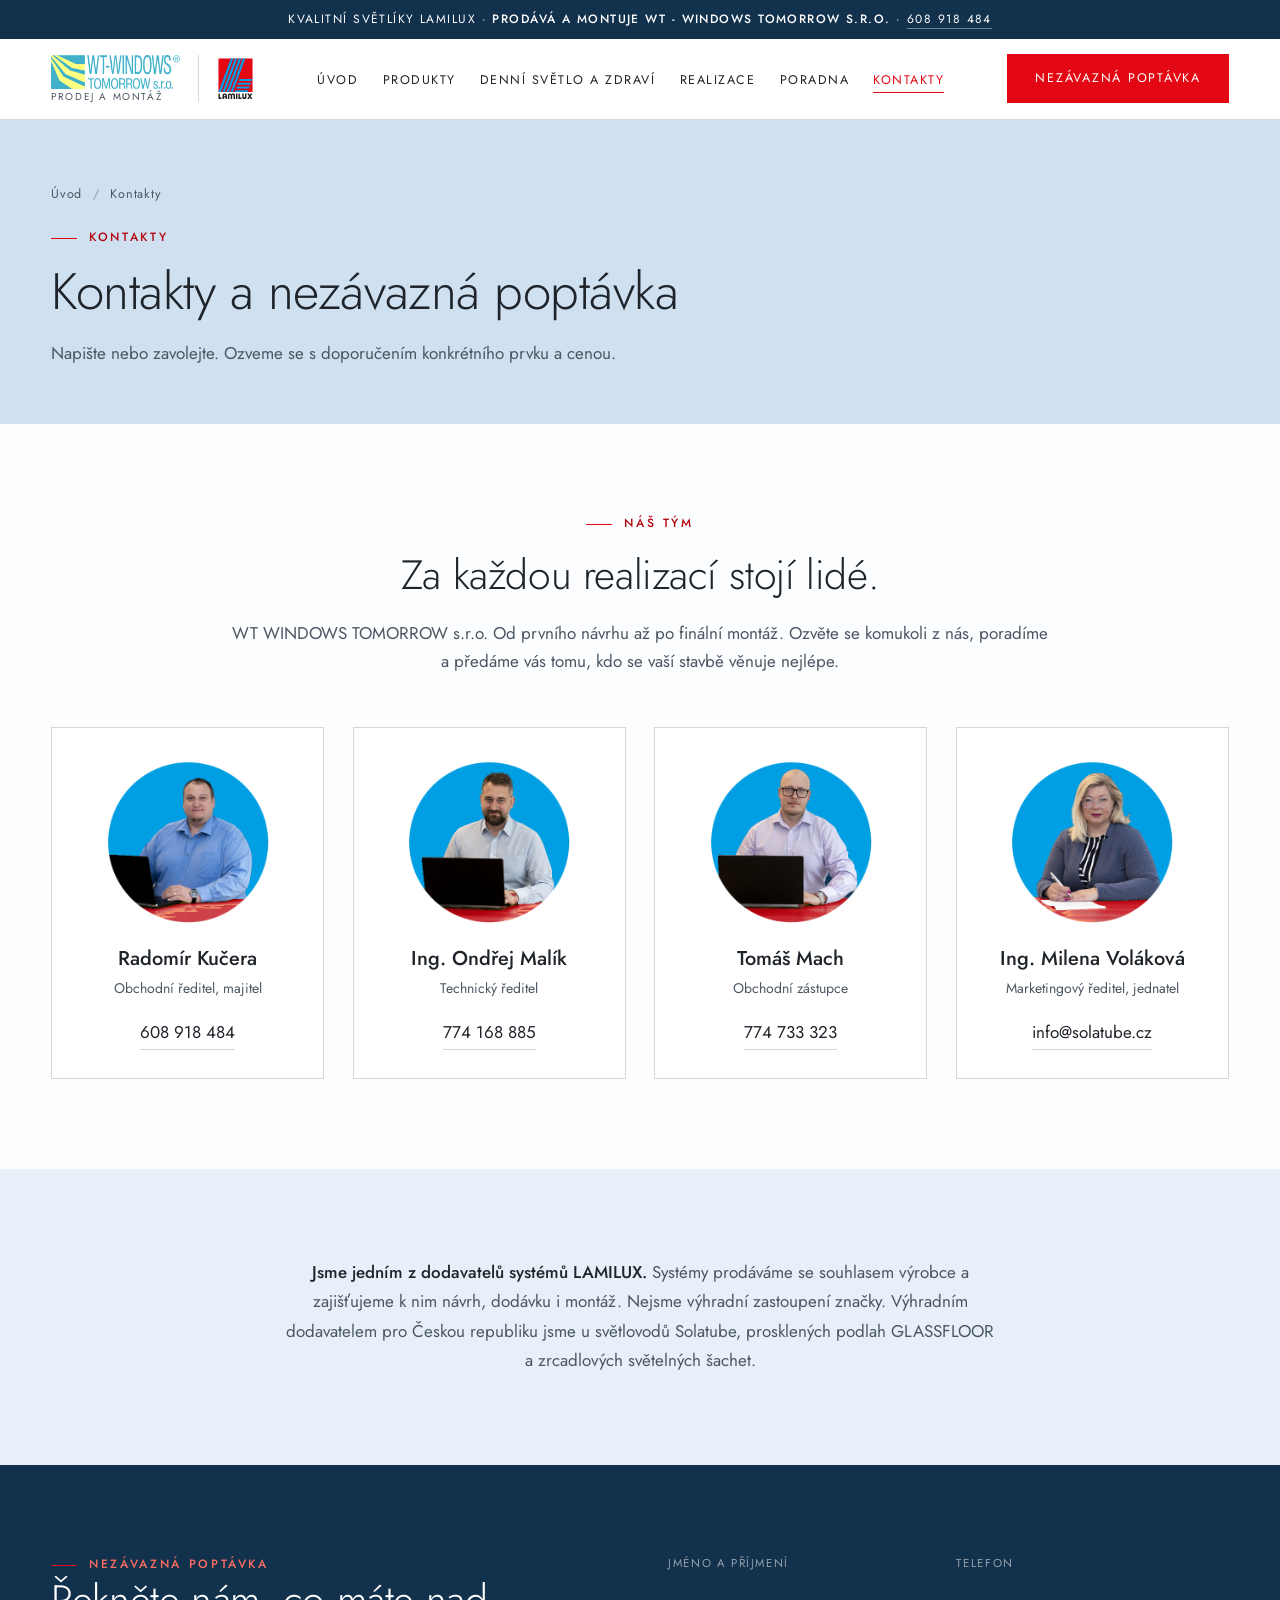
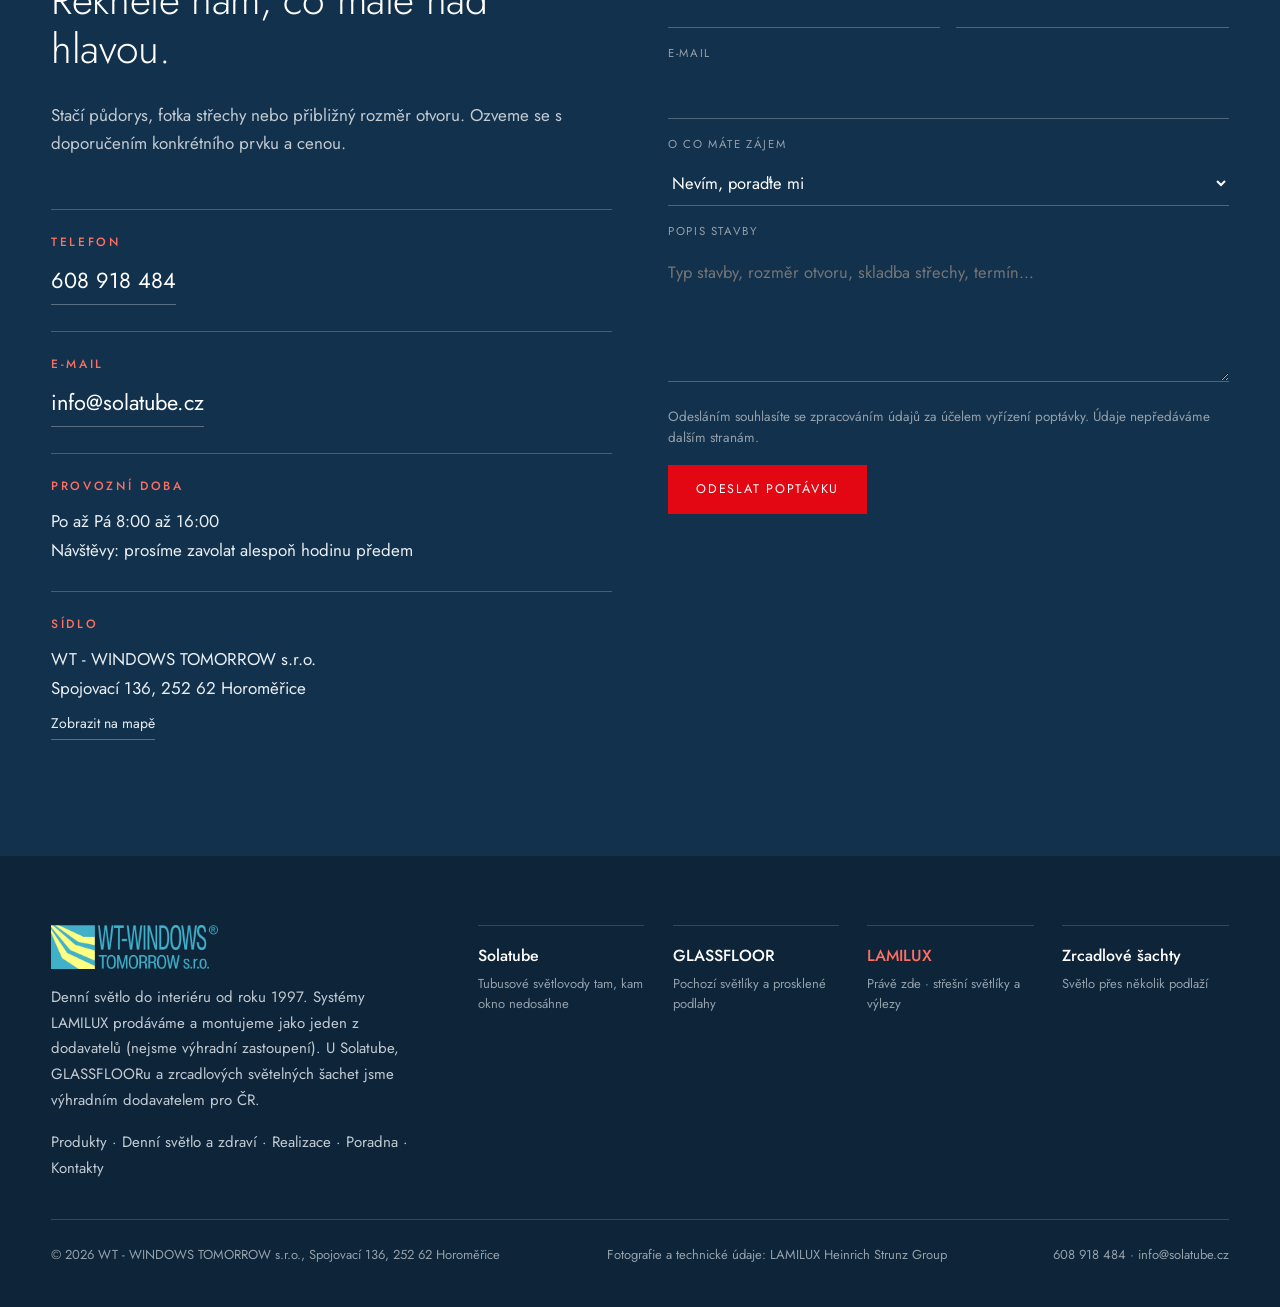
<file: kontakty.html>
<!DOCTYPE html>
<html lang="cs">
<head>
<meta charset="UTF-8">
<meta name="viewport" content="width=device-width, initial-scale=1.0">
<title>Kontakty a poptávka: kvalitní světlíky LAMILUX | WT - WINDOWS TOMORROW, Horoměřice</title>
<meta name="description" content="Kontakty na tým WT - WINDOWS TOMORROW: telefony, adresa v Horoměřicích a nezávazná poptávka střešních světlíků a výlezů LAMILUX. Nabídku připravíme zdarma.">
<meta name="author" content="WT - WINDOWS TOMORROW s.r.o.">
<meta name="keywords" content="kontakt WT Windows Tomorrow, poptávka střešní světlík, Horoměřice, světlíky LAMILUX kontakt">
<meta name="theme-color" content="#12314c">
<!-- POZOR: před spuštěním webu na doméně SMAZAT následující řádek (noindex) -->
<meta name="robots" content="noindex, nofollow">
<link rel="canonical" href="https://www.kvalitnisvetliky.cz/kontakty.html">

<meta property="og:title" content="Kontakty a poptávka: kvalitní světlíky LAMILUX | WT - WINDOWS TOMORROW, Horoměřice">
<meta property="og:description" content="Kontakty na tým WT - WINDOWS TOMORROW: telefony, adresa v Horoměřicích a nezávazná poptávka střešních světlíků a výlezů LAMILUX. Nabídku připravíme zdarma.">
<meta property="og:type" content="website">
<meta property="og:url" content="https://www.kvalitnisvetliky.cz/kontakty.html">
<meta property="og:locale" content="cs_CZ">
<meta property="og:site_name" content="Kvalitní světlíky LAMILUX · WT - WINDOWS TOMORROW">
<meta property="og:image" content="https://www.kvalitnisvetliky.cz/img/situace-terasa-sklo.jpg">
<meta name="twitter:card" content="summary_large_image">
<meta name="twitter:title" content="Kontakty a poptávka: kvalitní světlíky LAMILUX | WT - WINDOWS TOMORROW, Horoměřice">
<meta name="twitter:description" content="Kontakty na tým WT - WINDOWS TOMORROW: telefony, adresa v Horoměřicích a nezávazná poptávka střešních světlíků a výlezů LAMILUX. Nabídku připravíme zdarma.">
<meta name="twitter:image" content="https://www.kvalitnisvetliky.cz/img/situace-terasa-sklo.jpg">

<link rel="preconnect" href="https://fonts.googleapis.com">
<link rel="preconnect" href="https://fonts.gstatic.com" crossorigin>
<link href="https://fonts.googleapis.com/css2?family=Jost:wght@300;400;500&display=swap" rel="stylesheet">
<link rel="stylesheet" href="css/lx.css">
<link rel="icon" href="img/lamilux-logo.svg" type="image/svg+xml">
<script type="application/ld+json">
{
 "@context": "https://schema.org",
 "@graph": [
  {
   "@type": "Organization",
   "@id": "https://www.kvalitnisvetliky.cz/#organizace",
   "name": "WT - WINDOWS TOMORROW s.r.o.",
   "url": "https://www.kvalitnisvetliky.cz/",
   "logo": "https://www.kvalitnisvetliky.cz/img/wt-logo-barva.png",
   "foundingDate": "1997",
   "description": "Specialista na denní světlo v interiéru. Prodává a montuje střešní světlíky, kopulové světlíky a střešní výlezy LAMILUX pro ploché střechy. Nejsme výhradní zastoupení LAMILUX, jsme jedním z dodavatelů. Výhradním dodavatelem pro Českou republiku je WT u světlovodů Solatube, prosklených podlah GLASSFLOOR a zrcadlových světelných šachet.",
   "telephone": "+420608918484",
   "email": "info@solatube.cz",
   "address": {
    "@type": "PostalAddress",
    "streetAddress": "Spojovací 136",
    "postalCode": "252 62",
    "addressLocality": "Horoměřice",
    "addressRegion": "Středočeský kraj",
    "addressCountry": "CZ"
   },
   "areaServed": {
    "@type": "Country",
    "name": "Česká republika"
   },
   "knowsAbout": [
    "kvalitní světlíky",
    "střešní světlík na plochou střechu",
    "kopulový světlík",
    "střešní výlez",
    "denní osvětlení budov",
    "odvod kouře a tepla",
    "ČSN EN 17037"
   ],
   "sameAs": [
    "https://www.lamilux.cz",
    "https://www.solatube.cz",
    "https://glassfloor.cz"
   ]
  },
  {
   "@type": "WebSite",
   "@id": "https://www.kvalitnisvetliky.cz/#web",
   "url": "https://www.kvalitnisvetliky.cz/",
   "name": "Kvalitní světlíky LAMILUX · WT - WINDOWS TOMORROW",
   "inLanguage": "cs-CZ",
   "publisher": {
    "@id": "https://www.kvalitnisvetliky.cz/#organizace"
   }
  },
  {
   "@type": "WebPage",
   "@id": "https://www.kvalitnisvetliky.cz/kontakty.html#stranka",
   "url": "https://www.kvalitnisvetliky.cz/kontakty.html",
   "name": "Kontakty a poptávka: kvalitní světlíky LAMILUX | WT - WINDOWS TOMORROW, Horoměřice",
   "description": "Kontakty na tým WT - WINDOWS TOMORROW: telefony, adresa v Horoměřicích a nezávazná poptávka střešních světlíků a výlezů LAMILUX. Nabídku připravíme zdarma.",
   "inLanguage": "cs-CZ",
   "isPartOf": {
    "@id": "https://www.kvalitnisvetliky.cz/#web"
   },
   "about": {
    "@id": "https://www.kvalitnisvetliky.cz/#organizace"
   },
   "dateModified": "2026-09-30",
   "primaryImageOfPage": "https://www.kvalitnisvetliky.cz/img/situace-terasa-sklo.jpg"
  },
  {
   "@type": "BreadcrumbList",
   "itemListElement": [
    {
     "@type": "ListItem",
     "position": 1,
     "name": "Úvod",
     "item": "https://www.kvalitnisvetliky.cz/"
    },
    {
     "@type": "ListItem",
     "position": 2,
     "name": "Kontakty",
     "item": "https://www.kvalitnisvetliky.cz/kontakty.html"
    }
   ]
  },
  {
   "@type": "ContactPage",
   "url": "https://www.kvalitnisvetliky.cz/kontakty.html",
   "name": "Kontakty WT - WINDOWS TOMORROW",
   "about": {
    "@id": "https://www.kvalitnisvetliky.cz/#organizace"
   }
  },
  {
   "@type": "Person",
   "name": "Radomír Kučera",
   "jobTitle": "Obchodní ředitel, majitel",
   "worksFor": {
    "@id": "https://www.kvalitnisvetliky.cz/#organizace"
   },
   "telephone": "+420608918484"
  },
  {
   "@type": "Person",
   "name": "Ing. Ondřej Malík",
   "jobTitle": "Technický ředitel",
   "worksFor": {
    "@id": "https://www.kvalitnisvetliky.cz/#organizace"
   },
   "telephone": "+420774168885"
  },
  {
   "@type": "Person",
   "name": "Tomáš Mach",
   "jobTitle": "Obchodní zástupce",
   "worksFor": {
    "@id": "https://www.kvalitnisvetliky.cz/#organizace"
   },
   "telephone": "+420774733323"
  },
  {
   "@type": "Person",
   "name": "Ing. Milena Voláková",
   "jobTitle": "Marketingový ředitel, jednatel",
   "worksFor": {
    "@id": "https://www.kvalitnisvetliky.cz/#organizace"
   }
  }
 ]
}
</script>
</head>
<body>

<div class="claim">Kvalitní světlíky LAMILUX · <b>prodává a montuje WT - WINDOWS TOMORROW s.r.o.</b> · <a href="tel:+420608918484">608 918 484</a></div>

<header id="hdr">
  <div class="nav">
    <div class="brand">
      <a href="index.html" class="b-wt" aria-label="WT - WINDOWS TOMORROW s.r.o., úvodní strana"><img src="img/wt-logo-barva.png" alt="WT - WINDOWS TOMORROW s.r.o." width="900" height="237"><small>Prodej a montáž</small></a>
      <a href="index.html" class="b-lxl" aria-label="LAMILUX · kvalitní světlíky"><img class="b-lx" src="img/lamilux-logo.svg" alt="LAMILUX" width="120" height="143"></a>
    </div>
    <nav aria-label="Hlavní navigace">
      <ul><li><a href="index.html">Úvod</a></li><li><a href="produkty.html">Produkty</a></li><li><a href="denni-svetlo-a-zdravi.html">Denní světlo a zdraví</a></li><li><a href="realizace.html">Realizace</a></li><li><a href="poradna.html">Poradna</a></li><li><a href="kontakty.html" class="act" aria-current="page">Kontakty</a></li></ul>
    </nav>
    <a class="cta" href="kontakty.html#poptavka">Nezávazná poptávka</a>
    <button class="menu-btn" id="menuBtn" aria-label="Menu" aria-expanded="false">
      <i></i><i></i><i></i>
    </button>
  </div>
  <div class="mmenu" id="mmenu">
    <a href="index.html">Úvod</a><a href="produkty.html">Produkty</a><a href="denni-svetlo-a-zdravi.html">Denní světlo a zdraví</a><a href="realizace.html">Realizace</a><a href="poradna.html">Poradna</a><a href="kontakty.html">Kontakty</a>
    <a href="kontakty.html#poptavka">Nezávazná poptávka</a>
  </div>
</header>

<main id="top">
  <section class="pagehead" aria-labelledby="ph-h">
    <div class="wrap">
      <p class="crumbs"><a href="index.html">Úvod</a> <span aria-hidden="true">/</span> Kontakty</p>
      <p class="k"><span class="rule"></span>Kontakty</p>
      <h1 class="h1" id="ph-h">Kontakty a nezávazná poptávka</h1>
      <p class="lead">Napište nebo zavolejte. Ozveme se s doporučením konkrétního prvku a cenou.</p>
    </div>
  </section>

  <section id="tym" aria-labelledby="tym-h">
    <div class="wrap">
      <div class="head center rv mb-l">
        <p class="k"><span class="rule"></span>Náš tým</p>
        <h2 class="h2" id="tym-h">Za každou realizací stojí lidé.</h2>
        <p class="lead" style="margin-top:14px">WT WINDOWS TOMORROW s.r.o. Od prvního návrhu až po finální montáž. Ozvěte se komukoli z nás, poradíme a předáme vás tomu, kdo se vaší stavbě věnuje nejlépe.</p>
      </div>
      <div class="team">
        <article class="man rv"><img src="img/tym/radomir-kucera.png" alt="Radomír Kučera" width="400" height="400" loading="lazy"><h3>Radomír Kučera</h3><p class="role">Obchodní ředitel, majitel</p><a href="tel:+420608918484">608 918 484</a></article>
        <article class="man rv"><img src="img/tym/ondrej-malik.png" alt="Ing. Ondřej Malík" width="400" height="400" loading="lazy"><h3>Ing. Ondřej Malík</h3><p class="role">Technický ředitel</p><a href="tel:+420774168885">774 168 885</a></article>
        <article class="man rv"><img src="img/tym/tomas-mach.png" alt="Tomáš Mach" width="400" height="400" loading="lazy"><h3>Tomáš Mach</h3><p class="role">Obchodní zástupce</p><a href="tel:+420774733323">774 733 323</a></article>
        <article class="man rv"><img src="img/tym/milena-volakova.png" alt="Ing. Milena Voláková" width="400" height="400" loading="lazy"><h3>Ing. Milena Voláková</h3><p class="role">Marketingový ředitel, jednatel</p><a href="mailto:info@solatube.cz">info@solatube.cz</a></article>
      </div>
    </div>
  </section>
  <section class="soft" aria-label="Postavení firmy">
    <div class="wrap center">
      <p style="max-width:78ch;margin:0 auto;color:var(--ink-soft)"><b style="color:var(--ink);font-weight:500">Jsme jedním z dodavatelů systémů LAMILUX.</b>
        Systémy prodáváme se souhlasem výrobce a zajišťujeme k nim návrh, dodávku i montáž. Nejsme výhradní zastoupení značky.
        Výhradním dodavatelem pro Českou republiku jsme u světlovodů Solatube, prosklených podlah GLASSFLOOR a zrcadlových světelných šachet.</p>
    </div>
  </section>
<section id="poptavka" class="deep">
    <div class="wrap contact">
      <div class="rv">
        <p class="k"><span class="rule"></span>Nezávazná poptávka</p>
        <h2 class="h2 mb-m">Řekněte nám, co máte nad hlavou.</h2>
        <p class="lead dim mb-l">Stačí půdorys, fotka střechy nebo přibližný rozměr otvoru.
          Ozveme se s doporučením konkrétního prvku a cenou.</p>
        <div class="cbox">
          <span class="k">Telefon</span>
          <a href="tel:+420608918484">608 918 484</a>
        </div>
        <div class="cbox">
          <span class="k">E-mail</span>
          <a href="mailto:info@solatube.cz">info@solatube.cz</a>
        </div>
        <div class="cbox">
          <span class="k">Provozní doba</span>
          <p style="font-size:17px;color:#e8eef2">Po až Pá 8:00 až 16:00<br>Návštěvy: prosíme zavolat alespoň hodinu předem</p>
        </div>
        <div class="cbox">
          <span class="k">Sídlo</span>
          <p style="font-size:17px;color:#e8eef2">WT - WINDOWS TOMORROW s.r.o.<br>Spojovací 136, 252 62 Horoměřice<br><a class="map" href="https://mapy.cz/zakladni?q=Spojovac%C3%AD%20136%2C%20Horom%C4%9B%C5%99ice" target="_blank" rel="noopener">Zobrazit na mapě</a></p>
        </div>
      </div>
      <div class="rv">
        <form id="pform" novalidate>
          <div class="f-row">
            <div><label for="f-jmeno">Jméno a příjmení</label>
              <input id="f-jmeno" name="jmeno" type="text" autocomplete="name" required></div>
            <div><label for="f-tel">Telefon</label>
              <input id="f-tel" name="telefon" type="tel" autocomplete="tel"></div>
          </div>
          <div><label for="f-mail">E-mail</label>
            <input id="f-mail" name="email" type="email" autocomplete="email" required></div>
          <div><label for="f-typ">O co máte zájem</label>
            <select id="f-typ" name="typ">
              <option>Nevím, poraďte mi</option>
              <option>Kopulový světlík Rooflight F100 Circular</option>
              <option>Prosklený světlík Glass Skylight F100</option>
              <option>Prosklený světlík Glass Skylight F100 Circular</option>
              <option>Prosklený světlík Glass Skylight FE 0°</option>
              <option>Prosklený světlík Glass Skylight FE 3°</option>
              <option>Prosklený světlík Glass Skylight FE Circular</option>
              <option>Střešní výlez Comfort Solo</option>
              <option>Střešní výlez Comfort Swing</option>
              <option>Střešní výlez Comfort Square</option>
              <option>Servisní výlez Service FE</option>
            </select></div>
          <div><label for="f-zprava">Popis stavby</label>
            <textarea id="f-zprava" name="zprava" rows="4" placeholder="Typ stavby, rozměr otvoru, skladba střechy, termín…"></textarea></div>
          <p class="gdpr">Odesláním souhlasíte se zpracováním údajů za účelem vyřízení
            poptávky. Údaje nepředáváme dalším stranám.</p>
          <p><button class="cta" type="submit">Odeslat poptávku</button></p>
          <p class="form-note" id="fnote" role="status"></p>
        </form>
      </div>
    </div>
  </section>
</main>

<footer>
  <div class="wrap">
    <div class="f-top">
      <div>
        <img src="img/wt-logo-barva.png" alt="WT - WINDOWS TOMORROW s.r.o." width="900" height="237">
        <p>Denní světlo do interiéru od roku 1997. Systémy LAMILUX prodáváme a montujeme jako jeden z dodavatelů
          (nejsme výhradní zastoupení). U Solatube, GLASSFLOORu a zrcadlových světelných šachet jsme výhradním
          dodavatelem pro ČR.</p>
        <p class="f-nav"><a href="produkty.html">Produkty</a> · <a href="denni-svetlo-a-zdravi.html">Denní světlo a zdraví</a> · <a href="realizace.html">Realizace</a> · <a href="poradna.html">Poradna</a> · <a href="kontakty.html">Kontakty</a></p>
      </div>
      <div class="fam">
        <a href="https://www.solatube.cz" target="_blank" rel="noopener">
          <b>Solatube</b><small>Tubusové světlovody tam, kam okno nedosáhne</small></a>
        <a href="https://glassfloor.cz" target="_blank" rel="noopener">
          <b>GLASSFLOOR</b><small>Pochozí světlíky a prosklené podlahy</small></a>
        <span class="here"><b>LAMILUX</b><small>Právě zde · střešní světlíky a výlezy</small></span>
        <a href="https://www.svetlosachtou.cz" target="_blank" rel="noopener">
          <b>Zrcadlové šachty</b><small>Světlo přes několik podlaží</small></a>
      </div>
    </div>
    <div class="f-bot">
      <span>© <span id="rok">2026</span> WT - WINDOWS TOMORROW s.r.o., Spojovací 136, 252 62 Horoměřice</span>
      <span>Fotografie a technické údaje: LAMILUX Heinrich Strunz Group</span>
      <span><a href="tel:+420608918484">608 918 484</a> · <a href="mailto:info@solatube.cz">info@solatube.cz</a></span>
    </div>
  </div>
</footer>

<script src="js/lx.js"></script>
</body>
</html>
</file>
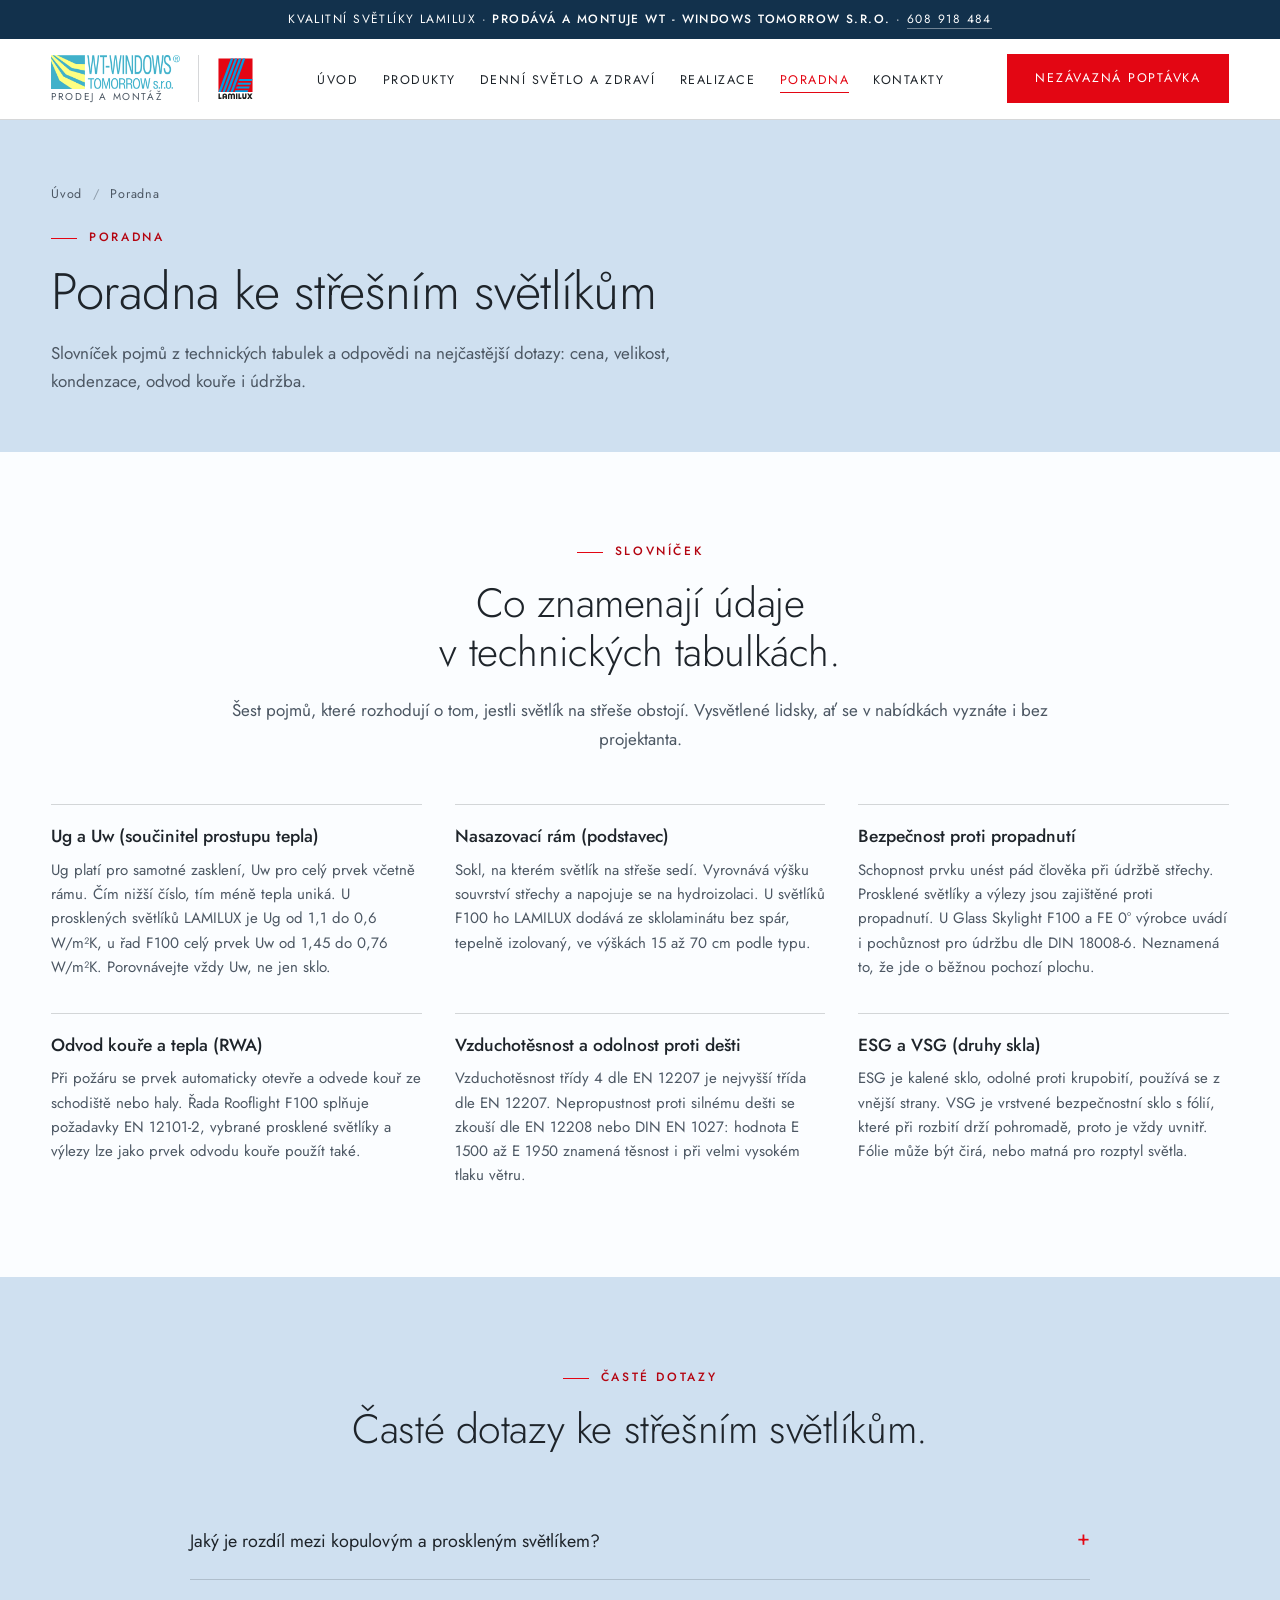
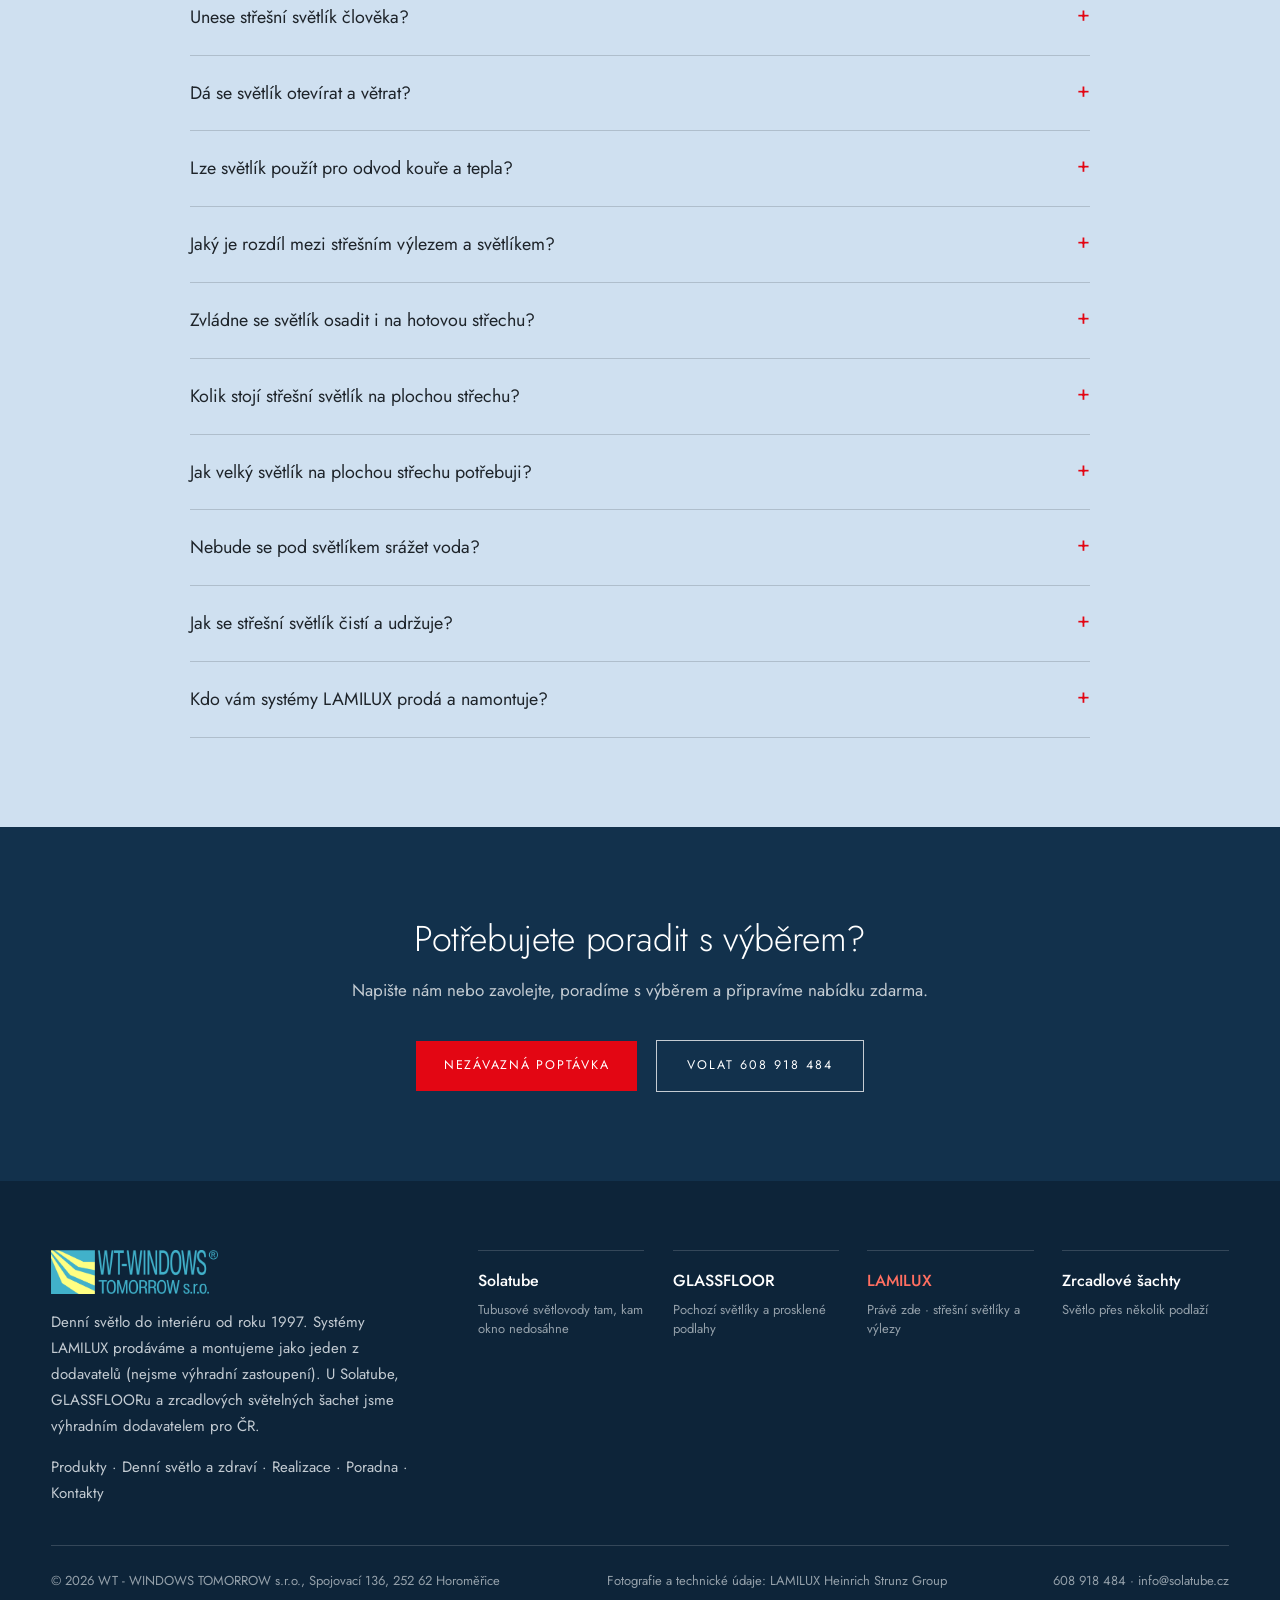
<file: poradna.html>
<!DOCTYPE html>
<html lang="cs">
<head>
<meta charset="UTF-8">
<meta name="viewport" content="width=device-width, initial-scale=1.0">
<title>Poradna ke střešním světlíkům: časté dotazy a slovníček pojmů | kvalitní světlíky</title>
<meta name="description" content="Odpovědi na časté dotazy ke střešním světlíkům na plochou střechu (cena, velikost, kondenzace, odvod kouře, údržba) a slovníček pojmů Ug, Uw, RWA, ESG a VSG.">
<meta name="author" content="WT - WINDOWS TOMORROW s.r.o.">
<meta name="keywords" content="střešní světlík cena, jak velký světlík, Ug Uw, odvod kouře a tepla, kondenzace, ESG VSG, časté dotazy světlík">
<meta name="theme-color" content="#12314c">
<!-- POZOR: před spuštěním webu na doméně SMAZAT následující řádek (noindex) -->
<meta name="robots" content="noindex, nofollow">
<link rel="canonical" href="https://www.kvalitnisvetliky.cz/poradna.html">

<meta property="og:title" content="Poradna ke střešním světlíkům: časté dotazy a slovníček pojmů | kvalitní světlíky">
<meta property="og:description" content="Odpovědi na časté dotazy ke střešním světlíkům na plochou střechu (cena, velikost, kondenzace, odvod kouře, údržba) a slovníček pojmů Ug, Uw, RWA, ESG a VSG.">
<meta property="og:type" content="website">
<meta property="og:url" content="https://www.kvalitnisvetliky.cz/poradna.html">
<meta property="og:locale" content="cs_CZ">
<meta property="og:site_name" content="Kvalitní světlíky LAMILUX · WT - WINDOWS TOMORROW">
<meta property="og:image" content="https://www.kvalitnisvetliky.cz/img/atmo-vylez-zevnitr.jpg">
<meta name="twitter:card" content="summary_large_image">
<meta name="twitter:title" content="Poradna ke střešním světlíkům: časté dotazy a slovníček pojmů | kvalitní světlíky">
<meta name="twitter:description" content="Odpovědi na časté dotazy ke střešním světlíkům na plochou střechu (cena, velikost, kondenzace, odvod kouře, údržba) a slovníček pojmů Ug, Uw, RWA, ESG a VSG.">
<meta name="twitter:image" content="https://www.kvalitnisvetliky.cz/img/atmo-vylez-zevnitr.jpg">

<link rel="preconnect" href="https://fonts.googleapis.com">
<link rel="preconnect" href="https://fonts.gstatic.com" crossorigin>
<link href="https://fonts.googleapis.com/css2?family=Jost:wght@300;400;500&display=swap" rel="stylesheet">
<link rel="stylesheet" href="css/lx.css">
<link rel="icon" href="img/lamilux-logo.svg" type="image/svg+xml">
<script type="application/ld+json">
{
 "@context": "https://schema.org",
 "@graph": [
  {
   "@type": "Organization",
   "@id": "https://www.kvalitnisvetliky.cz/#organizace",
   "name": "WT - WINDOWS TOMORROW s.r.o.",
   "url": "https://www.kvalitnisvetliky.cz/",
   "logo": "https://www.kvalitnisvetliky.cz/img/wt-logo-barva.png",
   "foundingDate": "1997",
   "description": "Specialista na denní světlo v interiéru. Prodává a montuje střešní světlíky, kopulové světlíky a střešní výlezy LAMILUX pro ploché střechy. Nejsme výhradní zastoupení LAMILUX, jsme jedním z dodavatelů. Výhradním dodavatelem pro Českou republiku je WT u světlovodů Solatube, prosklených podlah GLASSFLOOR a zrcadlových světelných šachet.",
   "telephone": "+420608918484",
   "email": "info@solatube.cz",
   "address": {
    "@type": "PostalAddress",
    "streetAddress": "Spojovací 136",
    "postalCode": "252 62",
    "addressLocality": "Horoměřice",
    "addressRegion": "Středočeský kraj",
    "addressCountry": "CZ"
   },
   "areaServed": {
    "@type": "Country",
    "name": "Česká republika"
   },
   "knowsAbout": [
    "kvalitní světlíky",
    "střešní světlík na plochou střechu",
    "kopulový světlík",
    "střešní výlez",
    "denní osvětlení budov",
    "odvod kouře a tepla",
    "ČSN EN 17037"
   ],
   "sameAs": [
    "https://www.lamilux.cz",
    "https://www.solatube.cz",
    "https://glassfloor.cz"
   ]
  },
  {
   "@type": "WebSite",
   "@id": "https://www.kvalitnisvetliky.cz/#web",
   "url": "https://www.kvalitnisvetliky.cz/",
   "name": "Kvalitní světlíky LAMILUX · WT - WINDOWS TOMORROW",
   "inLanguage": "cs-CZ",
   "publisher": {
    "@id": "https://www.kvalitnisvetliky.cz/#organizace"
   }
  },
  {
   "@type": "WebPage",
   "@id": "https://www.kvalitnisvetliky.cz/poradna.html#stranka",
   "url": "https://www.kvalitnisvetliky.cz/poradna.html",
   "name": "Poradna ke střešním světlíkům: časté dotazy a slovníček pojmů | kvalitní světlíky",
   "description": "Odpovědi na časté dotazy ke střešním světlíkům na plochou střechu (cena, velikost, kondenzace, odvod kouře, údržba) a slovníček pojmů Ug, Uw, RWA, ESG a VSG.",
   "inLanguage": "cs-CZ",
   "isPartOf": {
    "@id": "https://www.kvalitnisvetliky.cz/#web"
   },
   "about": {
    "@id": "https://www.kvalitnisvetliky.cz/#organizace"
   },
   "dateModified": "2026-09-30",
   "primaryImageOfPage": "https://www.kvalitnisvetliky.cz/img/atmo-vylez-zevnitr.jpg"
  },
  {
   "@type": "BreadcrumbList",
   "itemListElement": [
    {
     "@type": "ListItem",
     "position": 1,
     "name": "Úvod",
     "item": "https://www.kvalitnisvetliky.cz/"
    },
    {
     "@type": "ListItem",
     "position": 2,
     "name": "Poradna",
     "item": "https://www.kvalitnisvetliky.cz/poradna.html"
    }
   ]
  },
  {
   "@type": "FAQPage",
   "mainEntity": [
    {
     "@type": "Question",
     "name": "Jaký je rozdíl mezi kopulovým a proskleným světlíkem?",
     "acceptedAnswer": {
      "@type": "Answer",
      "text": "Kopulový světlík (Rooflight F100 Circular) se dodává se zasklením dvouvrstvým, třívrstvým nebo dvouvrstvým + PC. Prosklený světlík Glass Skylight má izolační sklo (vnější ESG, vnitřní VSG) a nabízí neomezený výhled na oblohu."
     }
    },
    {
     "@type": "Question",
     "name": "Kolik stojí střešní světlík na plochou střechu?",
     "acceptedAnswer": {
      "@type": "Answer",
      "text": "Cenu určuje rozměr otvoru, typ prvku (kopule, prosklený světlík, výlez), typ zasklení a způsob otevírání. Roli hraje také výška nasazovacího rámu podle skladby střechy. Nabídku připraví WT - WINDOWS TOMORROW zdarma podle rozměru otvoru a typu stavby."
     }
    },
    {
     "@type": "Question",
     "name": "Jak velký světlík na plochou střechu potřebuji?",
     "acceptedAnswer": {
      "@type": "Answer",
      "text": "Plocha prosklení se odvozuje od podlahové plochy osvětlované místnosti a od požadavků na denní osvětlení dle ČSN 73 0580 a ČSN EN 17037. U rodinných domů bývá vhodnější několik menších prvků rozmístěných po dispozici než jeden velký otvor. Kruhové kopule se dodávají v průměrech 60 až 180 cm, prosklené světlíky se dodávají v různých rozměrech."
     }
    },
    {
     "@type": "Question",
     "name": "Unese střešní světlík člověka?",
     "acceptedAnswer": {
      "@type": "Answer",
      "text": "Prosklené světlíky Glass Skylight a výlezy jsou zajištěné proti propadnutí, u Glass Skylight F100 a FE 0° je uvedena i pochůznost pro údržbu dle DIN 18008-6. Nejde ale o běžnou pochozí plochu."
     }
    },
    {
     "@type": "Question",
     "name": "Dá se světlík otevírat a větrat?",
     "acceptedAnswer": {
      "@type": "Answer",
      "text": "Ano. Většina prvků se dodává v pevném i otevíravém provedení. Otevírání je elektrické, podle typu na 24 V nebo 230 V, s plynulou ventilační polohou a volitelně s dálkovým ovládáním. U výlezů hlídá zavírání světelná závora a při výpadku proudu je k dispozici ruční ovládání nebo akumulátor."
     }
    },
    {
     "@type": "Question",
     "name": "Lze světlík použít pro odvod kouře a tepla?",
     "acceptedAnswer": {
      "@type": "Answer",
      "text": "Ano, vybrané prvky slouží zároveň jako zařízení pro odvod kouře a tepla, typicky nad schodišti. Řada Rooflight F100 splňuje požadavky EN 12101-2. Konkrétní provedení se navrhuje podle požárně bezpečnostního řešení stavby."
     }
    },
    {
     "@type": "Question",
     "name": "Nebude se pod světlíkem srážet voda?",
     "acceptedAnswer": {
      "@type": "Answer",
      "text": "Riziko kondenzace snižuje konstrukce bez tepelných mostů a u světlíků F100 a F100 Circular také tepelně oddělený okrajový spoj zasklení. Důležitá je také správná montáž nasazovacího rámu a napojení parozábrany. Ve vlhkých provozech se doporučuje trojsklo a možnost větrání."
     }
    },
    {
     "@type": "Question",
     "name": "Jak se střešní světlík čistí a udržuje?",
     "acceptedAnswer": {
      "@type": "Answer",
      "text": "Prvky mají hladký přechod mezi rámem a zasklením, takže z nich dešťová voda odtéká i s nečistotami. Verze se sklonem 3° nebo 5° se čistí samy ještě lépe. Sklo se umývá jako okno, občas se kontroluje těsnění a u motorových prvků chod pohonu."
     }
    },
    {
     "@type": "Question",
     "name": "Jaký je rozdíl mezi střešním výlezem a světlíkem?",
     "acceptedAnswer": {
      "@type": "Answer",
      "text": "Světlík přivádí světlo a vzduch, výlez navíc slouží jako průchod na střechu nebo terasu. Výlezy Comfort mají prosklené křídlo, takže i zavřené fungují jako velký střešní světlík. Vedle výlezu musí stavba připravit schodiště."
     }
    },
    {
     "@type": "Question",
     "name": "Zvládne se světlík osadit i na hotovou střechu?",
     "acceptedAnswer": {
      "@type": "Answer",
      "text": "Ano, výměna nebo doplnění světlíku na stávající ploché střeše je běžná situace. Prvky přicházejí kompletně smontované na nasazovacím rámu, u Glass Skylight F100 s ze závodu připraveným napojením na fóliovou krytinu. Vždy je nutné posoudit skladbu střechy a nosnou konstrukci."
     }
    },
    {
     "@type": "Question",
     "name": "Kdo vám systémy LAMILUX prodá a namontuje?",
     "acceptedAnswer": {
      "@type": "Answer",
      "text": "WT - WINDOWS TOMORROW s.r.o. Prodáváme systémy LAMILUX se souhlasem výrobce a zajišťujeme k nim návrh, dodávku i montáž. Nejsme výhradním zástupcem: LAMILUX má v České republice vlastní zastoupení a další prodejce. Výhradním dodavatelem pro ČR jsme u světlovodů Solatube, prosklených podlah GLASSFLOOR a zrcadlových světelných šachet."
     }
    }
   ]
  }
 ]
}
</script>
</head>
<body>

<div class="claim">Kvalitní světlíky LAMILUX · <b>prodává a montuje WT - WINDOWS TOMORROW s.r.o.</b> · <a href="tel:+420608918484">608 918 484</a></div>

<header id="hdr">
  <div class="nav">
    <div class="brand">
      <a href="index.html" class="b-wt" aria-label="WT - WINDOWS TOMORROW s.r.o., úvodní strana"><img src="img/wt-logo-barva.png" alt="WT - WINDOWS TOMORROW s.r.o." width="900" height="237"><small>Prodej a montáž</small></a>
      <a href="index.html" class="b-lxl" aria-label="LAMILUX · kvalitní světlíky"><img class="b-lx" src="img/lamilux-logo.svg" alt="LAMILUX" width="120" height="143"></a>
    </div>
    <nav aria-label="Hlavní navigace">
      <ul><li><a href="index.html">Úvod</a></li><li><a href="produkty.html">Produkty</a></li><li><a href="denni-svetlo-a-zdravi.html">Denní světlo a zdraví</a></li><li><a href="realizace.html">Realizace</a></li><li><a href="poradna.html" class="act" aria-current="page">Poradna</a></li><li><a href="kontakty.html">Kontakty</a></li></ul>
    </nav>
    <a class="cta" href="kontakty.html#poptavka">Nezávazná poptávka</a>
    <button class="menu-btn" id="menuBtn" aria-label="Menu" aria-expanded="false">
      <i></i><i></i><i></i>
    </button>
  </div>
  <div class="mmenu" id="mmenu">
    <a href="index.html">Úvod</a><a href="produkty.html">Produkty</a><a href="denni-svetlo-a-zdravi.html">Denní světlo a zdraví</a><a href="realizace.html">Realizace</a><a href="poradna.html">Poradna</a><a href="kontakty.html">Kontakty</a>
    <a href="kontakty.html#poptavka">Nezávazná poptávka</a>
  </div>
</header>

<main id="top">
  <section class="pagehead" aria-labelledby="ph-h">
    <div class="wrap">
      <p class="crumbs"><a href="index.html">Úvod</a> <span aria-hidden="true">/</span> Poradna</p>
      <p class="k"><span class="rule"></span>Poradna</p>
      <h1 class="h1" id="ph-h">Poradna ke střešním světlíkům</h1>
      <p class="lead">Slovníček pojmů z technických tabulek a odpovědi na nejčastější dotazy: cena, velikost, kondenzace, odvod kouře i údržba.</p>
    </div>
  </section>

<section id="pojmy" aria-labelledby="pojmy-h">
    <div class="wrap">
      <div class="head center rv mb-l">
        <p class="k"><span class="rule"></span>Slovníček</p>
        <h2 class="h2" id="pojmy-h">Co znamenají údaje<br>v technických tabulkách.</h2>
        <p class="lead">Šest pojmů, které rozhodují o tom, jestli světlík na střeše obstojí.
          Vysvětlené lidsky, ať se v nabídkách vyznáte i bez projektanta.</p>
      </div>
      <dl class="pojmy rv">
        <div>
          <dt>Ug a Uw (součinitel prostupu tepla)</dt>
          <dd>Ug platí pro samotné zasklení, Uw pro celý prvek včetně rámu. Čím nižší číslo,
            tím méně tepla uniká. U prosklených světlíků LAMILUX je Ug od 1,1 do 0,6 W/m²K, u řad F100 celý prvek Uw od 1,45 do 0,76 W/m²K. Porovnávejte vždy Uw, ne jen sklo.</dd>
        </div>
        <div>
          <dt>Nasazovací rám (podstavec)</dt>
          <dd>Sokl, na kterém světlík na střeše sedí. Vyrovnává výšku souvrství střechy
            a napojuje se na hydroizolaci. U světlíků F100 ho LAMILUX dodává ze sklolaminátu bez spár, tepelně izolovaný, ve výškách 15 až 70 cm podle typu.</dd>
        </div>
        <div>
          <dt>Bezpečnost proti propadnutí</dt>
          <dd>Schopnost prvku unést pád člověka při údržbě střechy. Prosklené světlíky a výlezy jsou zajištěné proti propadnutí. U Glass Skylight F100 a FE 0° výrobce uvádí i pochůznost pro údržbu dle DIN 18008-6. Neznamená to, že jde o běžnou pochozí plochu.</dd>
        </div>
        <div>
          <dt>Odvod kouře a tepla (RWA)</dt>
          <dd>Při požáru se prvek automaticky otevře a odvede kouř ze schodiště nebo haly.
            Řada Rooflight F100 splňuje požadavky EN 12101-2, vybrané prosklené světlíky
            a výlezy lze jako prvek odvodu kouře použít také.</dd>
        </div>
        <div>
          <dt>Vzduchotěsnost a odolnost proti dešti</dt>
          <dd>Vzduchotěsnost třídy 4 dle EN 12207 je nejvyšší třída dle EN 12207. Nepropustnost
            proti silnému dešti se zkouší dle EN 12208 nebo DIN EN 1027: hodnota E 1500
            až E 1950 znamená těsnost i při velmi vysokém tlaku větru.</dd>
        </div>
        <div>
          <dt>ESG a VSG (druhy skla)</dt>
          <dd>ESG je kalené sklo, odolné proti krupobití, používá se z vnější strany.
            VSG je vrstvené bezpečnostní sklo s fólií, které při rozbití drží pohromadě,
            proto je vždy uvnitř. Fólie může být čirá, nebo matná pro rozptyl světla.</dd>
        </div>
      </dl>
    </div>
  </section><section id="dotazy" class="alt">
    <div class="wrap">
      <div class="head center rv mb-l">
        <p class="k"><span class="rule"></span>Časté dotazy</p>
        <h2 class="h2">Časté dotazy ke střešním světlíkům.</h2>
      </div>
      <div class="faq rv">
        <details>
          <summary>Jaký je rozdíl mezi kopulovým a proskleným světlíkem?</summary>
          <div class="a">Kopulový světlík (Rooflight F100 Circular) se dodává se zasklením dvouvrstvým, třívrstvým nebo dvouvrstvým + PC. Prosklený světlík Glass Skylight má izolační sklo (vnější ESG, vnitřní VSG) a nabízí neomezený výhled na oblohu.</div>
        </details>
        <details>
          <summary>Unese střešní světlík člověka?</summary>
          <div class="a">Prosklené světlíky Glass Skylight a výlezy jsou zajištěné proti propadnutí, u výlezů uvádí výrobce ochranu proti pádu dle DIN 18008-6. U Glass Skylight F100 a FE 0° je uvedena i pochůznost pro údržbu. Neznamená to ale, že jde o běžnou pochozí plochu. </div>
        </details>
        <details>
          <summary>Dá se světlík otevírat a větrat?</summary>
          <div class="a">Ano. Většinu prvků dodáváme v pevném i otevíravém provedení.
            Otevírání je elektrické, podle typu na 24 V nebo 230 V, s plynulou ventilační
            polohou a volitelně s dálkovým ovládáním. U výlezů hlídá zavírání světelná
            závora a při výpadku proudu je k dispozici ruční ovládání nebo akumulátor.</div>
        </details>
        <details>
          <summary>Lze světlík použít pro odvod kouře a tepla?</summary>
          <div class="a">Ano, vybrané prvky slouží zároveň jako zařízení pro odvod kouře
            a tepla, typicky nad schodišti. Řada Rooflight F100 splňuje požadavky
            EN 12101-2. Konkrétní provedení vždy navrhujeme podle požárně bezpečnostního
            řešení stavby.</div>
        </details>
        <details>
          <summary>Jaký je rozdíl mezi střešním výlezem a světlíkem?</summary>
          <div class="a">Světlík přivádí do domu světlo a vzduch. Výlez navíc slouží jako
            průchod na střechu nebo terasu. Výlezy Comfort mají prosklené křídlo, takže
            i zavřené fungují jako velký střešní světlík. Rozdíl je hlavně v rozměru,
            v pohonu a v tom, že vedle výlezu musí stavba připravit schodiště.</div>
        </details>
        <details>
          <summary>Zvládne se světlík osadit i na hotovou střechu?</summary>
          <div class="a">Ano, výměna nebo doplnění světlíku na stávající ploché střeše je
            běžná situace. Prvky přicházejí kompletně smontované na nasazovacím rámu, u Glass Skylight F100 s ze závodu připraveným napojením na fóliovou krytinu. Vždy je ale nutné
            posoudit skladbu střechy a nosnou konstrukci.</div>
        </details>
        <details>
          <summary>Kolik stojí střešní světlík na plochou střechu?</summary>
          <div class="a">Cenu určuje čtveřice věcí: rozměr otvoru, typ prvku (kopule, prosklený světlík, výlez), zasklení (dvojsklo,
            trojsklo, protisluneční nebo protihlukové) a způsob otevírání. Roli hraje také
            výška nasazovacího rámu podle skladby střechy. Pošlete rozměr otvoru a typ stavby,
            nabídku s cenou vám připravíme zdarma.</div>
        </details>
        <details>
          <summary>Jak velký světlík na plochou střechu potřebuji?</summary>
          <div class="a">Orientačně se plocha prosklení odvozuje od podlahové plochy
            osvětlované místnosti a od požadavků na denní osvětlení, které řeší ČSN 73 0580
            a ČSN EN 17037. U rodinných domů bývá lepší několik menších prvků rozmístěných
            po dispozici než jeden velký otvor, protože světlo je pak rovnoměrnější.
            U kruhových kopulí volíte z průměrů 60 až 180 cm, prosklené světlíky se dodávají v různých rozměrech.</div>
        </details>
        <details>
          <summary>Nebude se pod světlíkem srážet voda?</summary>
          <div class="a">Riziko kondenzace snižuje konstrukce bez tepelných mostů a u světlíků F100 a F100 Circular také tepelně oddělený okrajový spoj zasklení. Důležitá je
            i správná montáž nasazovacího rámu a napojení parozábrany. Ve vlhkých provozech
            (koupelny, bazény) doporučujeme trojsklo a možnost větrání.</div>
        </details>
        <details>
          <summary>Jak se střešní světlík čistí a udržuje?</summary>
          <div class="a">Prvky mají hladký přechod mezi rámem a zasklením, takže z nich
            dešťová voda odtéká i s nečistotami. Verze se sklonem 3° nebo 5° se čistí samy
            ještě lépe. Sklo se v případě potřeby umývá jako okno, jednou za čas se kontroluje
            těsnění a u motorových prvků chod pohonu.</div>
        </details>
        <details>
          <summary>Kdo vám systémy LAMILUX prodá a namontuje?</summary>
          <div class="a">My, tedy WT - WINDOWS TOMORROW s.r.o. Systémy LAMILUX prodáváme
            se souhlasem výrobce a zajišťujeme k nim návrh, dodávku i montáž. Nejsme
            výhradním zástupcem značky: LAMILUX má v České republice vlastní zastoupení
            (lamilux.cz) i další prodejce. Výhradním dodavatelem pro ČR jsme u světlovodů
            Solatube, prosklených podlah GLASSFLOOR a zrcadlových světelných šachet.</div>
        </details>
      </div>
    </div>
  </section>  <section class="deep ctaband">
    <div class="wrap center">
      <h2 class="h2">Potřebujete poradit s výběrem?</h2>
      <p class="lead dim" style="margin:16px auto 30px;max-width:60ch">Napište nám nebo zavolejte, poradíme s výběrem a připravíme nabídku zdarma.</p>
      <a class="cta" href="kontakty.html#poptavka">Nezávazná poptávka</a>
      <a class="lnk" style="margin-left:14px" href="tel:+420608918484">Volat 608 918 484</a>
    </div>
  </section>

</main>

<footer>
  <div class="wrap">
    <div class="f-top">
      <div>
        <img src="img/wt-logo-barva.png" alt="WT - WINDOWS TOMORROW s.r.o." width="900" height="237">
        <p>Denní světlo do interiéru od roku 1997. Systémy LAMILUX prodáváme a montujeme jako jeden z dodavatelů
          (nejsme výhradní zastoupení). U Solatube, GLASSFLOORu a zrcadlových světelných šachet jsme výhradním
          dodavatelem pro ČR.</p>
        <p class="f-nav"><a href="produkty.html">Produkty</a> · <a href="denni-svetlo-a-zdravi.html">Denní světlo a zdraví</a> · <a href="realizace.html">Realizace</a> · <a href="poradna.html">Poradna</a> · <a href="kontakty.html">Kontakty</a></p>
      </div>
      <div class="fam">
        <a href="https://www.solatube.cz" target="_blank" rel="noopener">
          <b>Solatube</b><small>Tubusové světlovody tam, kam okno nedosáhne</small></a>
        <a href="https://glassfloor.cz" target="_blank" rel="noopener">
          <b>GLASSFLOOR</b><small>Pochozí světlíky a prosklené podlahy</small></a>
        <span class="here"><b>LAMILUX</b><small>Právě zde · střešní světlíky a výlezy</small></span>
        <a href="https://www.svetlosachtou.cz" target="_blank" rel="noopener">
          <b>Zrcadlové šachty</b><small>Světlo přes několik podlaží</small></a>
      </div>
    </div>
    <div class="f-bot">
      <span>© <span id="rok">2026</span> WT - WINDOWS TOMORROW s.r.o., Spojovací 136, 252 62 Horoměřice</span>
      <span>Fotografie a technické údaje: LAMILUX Heinrich Strunz Group</span>
      <span><a href="tel:+420608918484">608 918 484</a> · <a href="mailto:info@solatube.cz">info@solatube.cz</a></span>
    </div>
  </div>
</footer>

<script src="js/lx.js"></script>
</body>
</html>
</file>
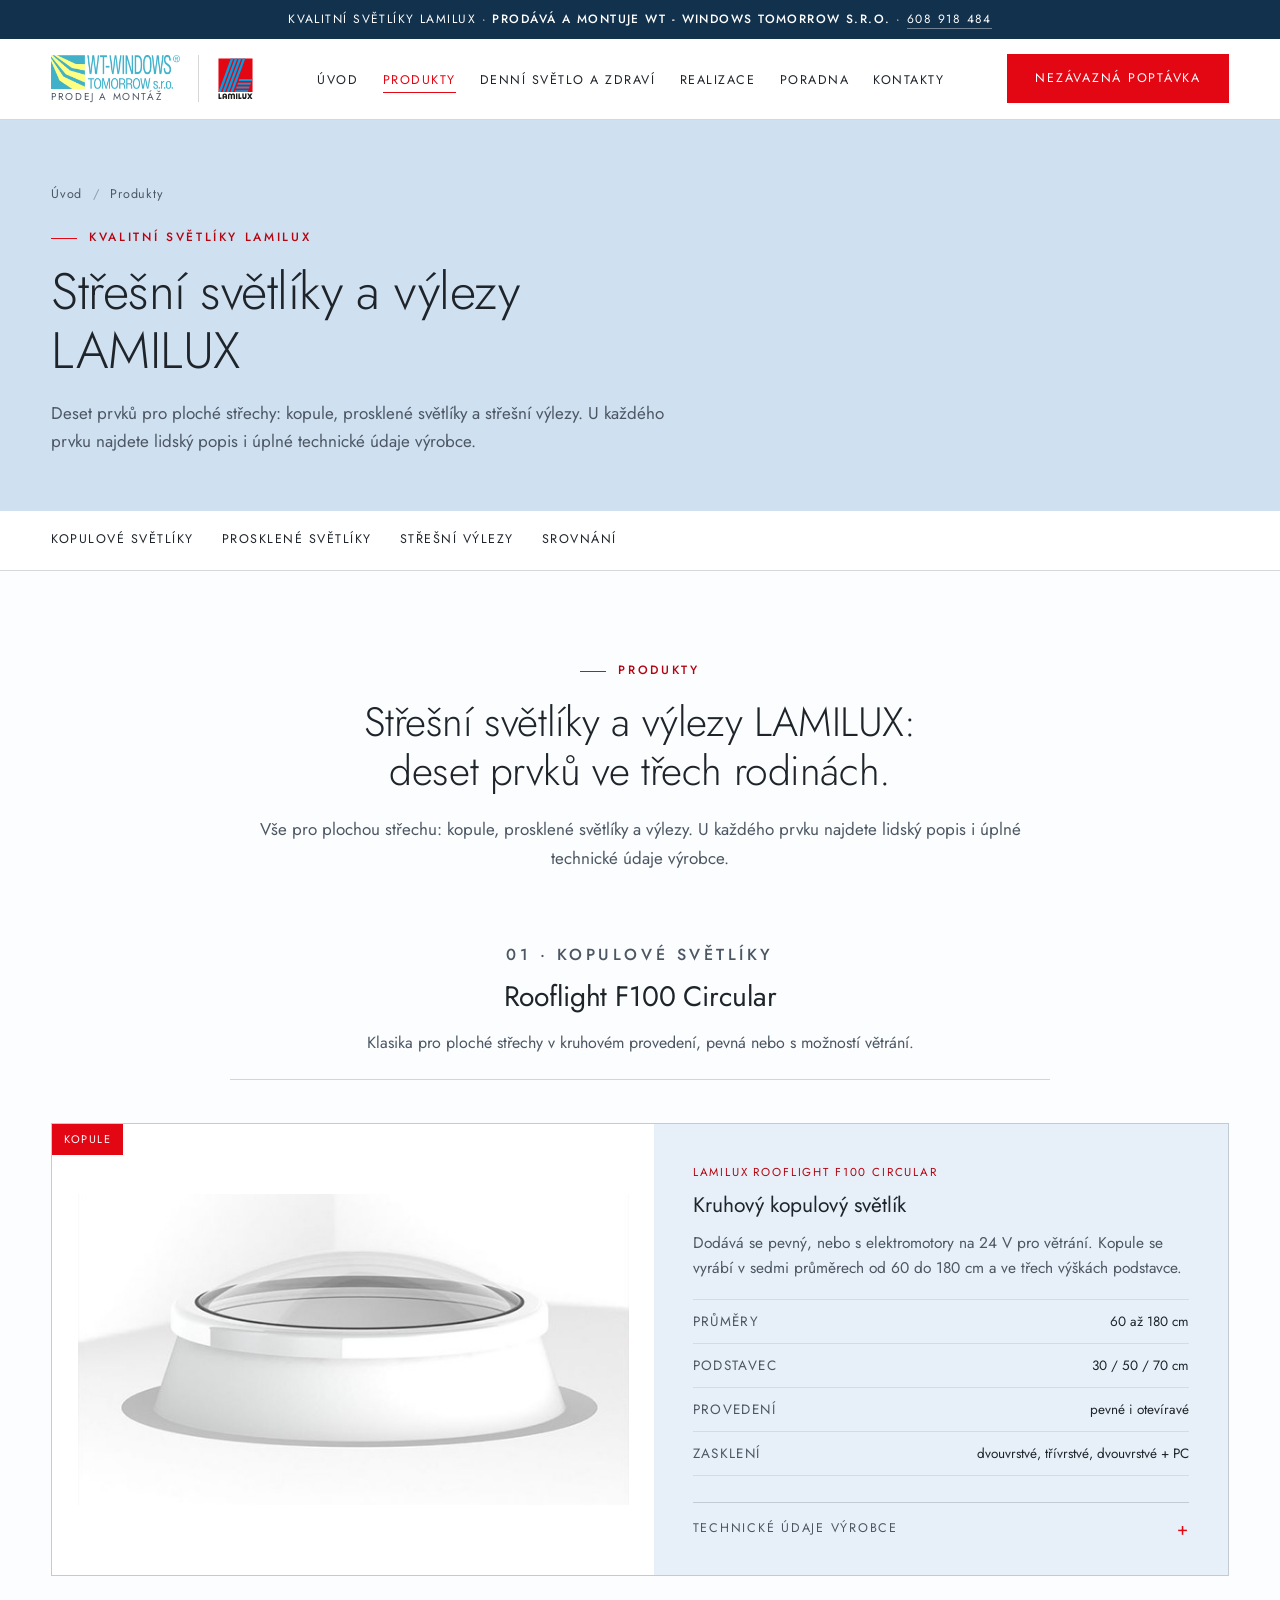
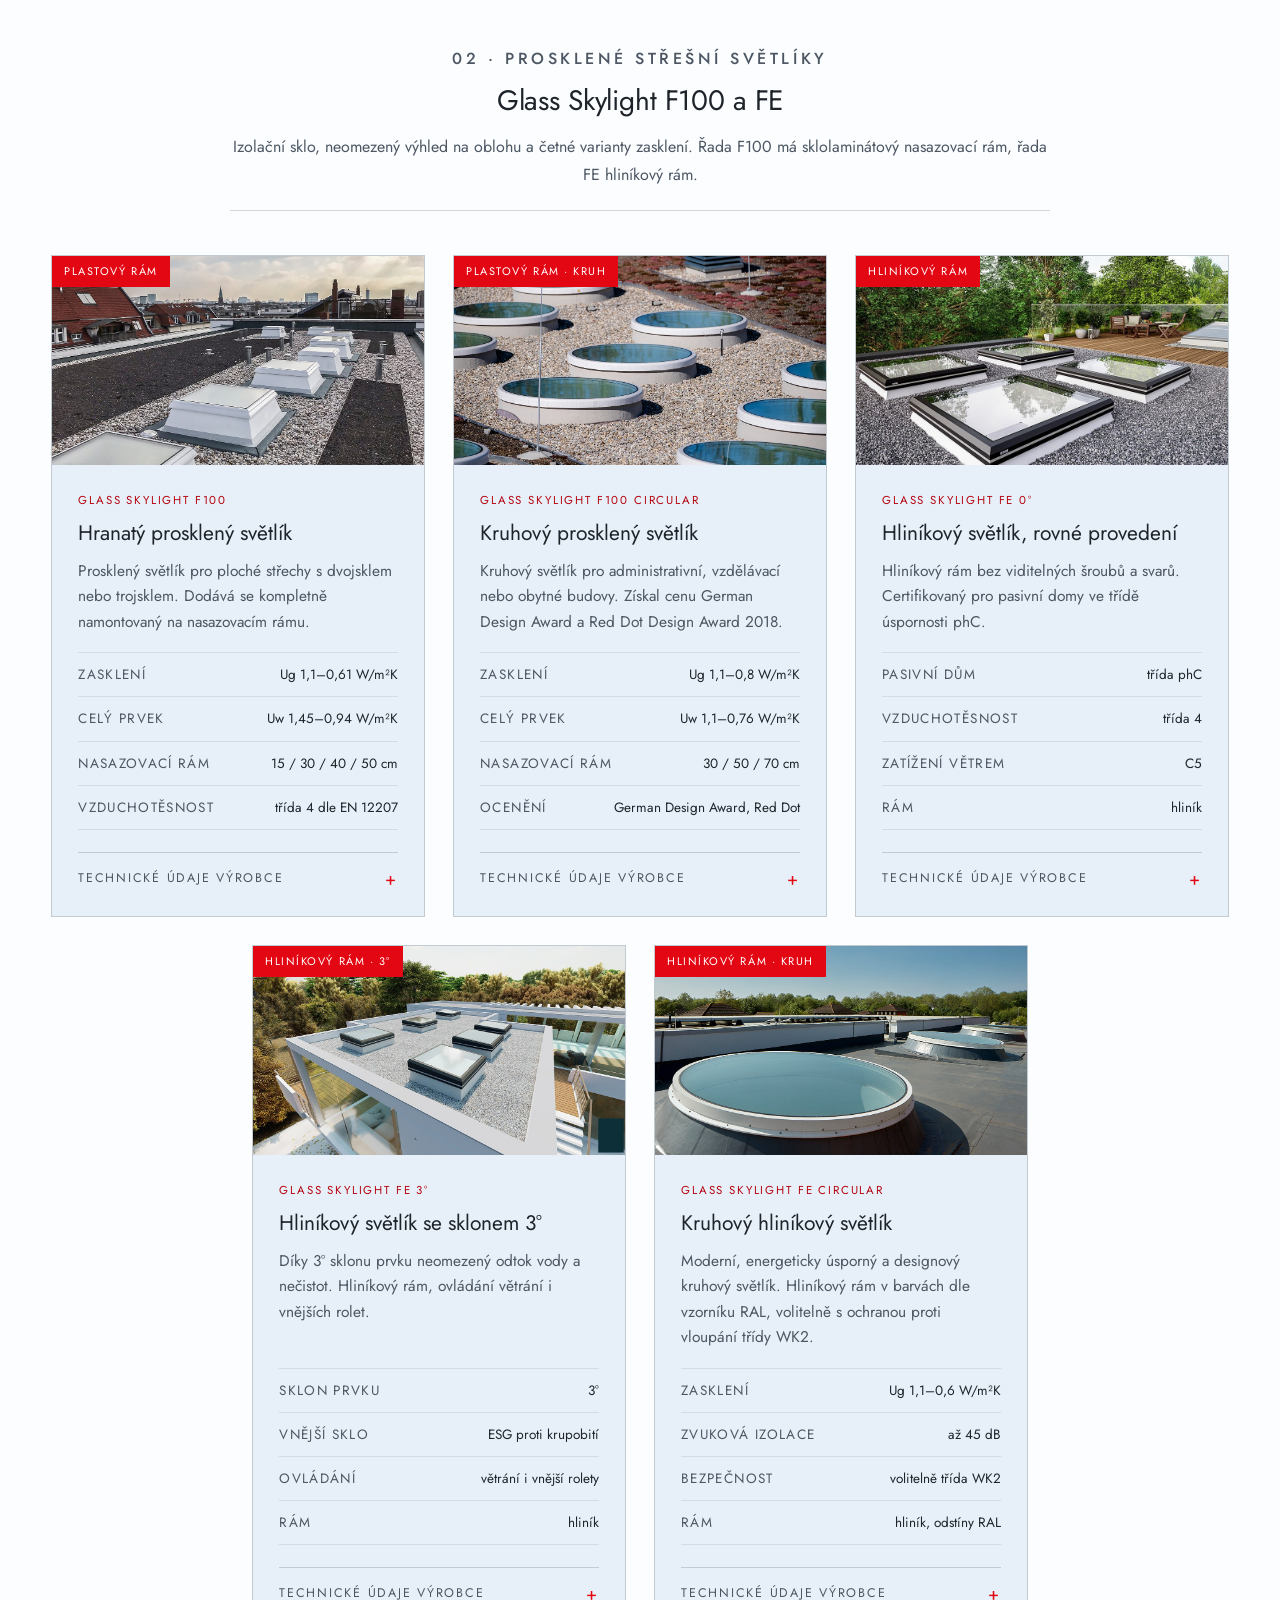
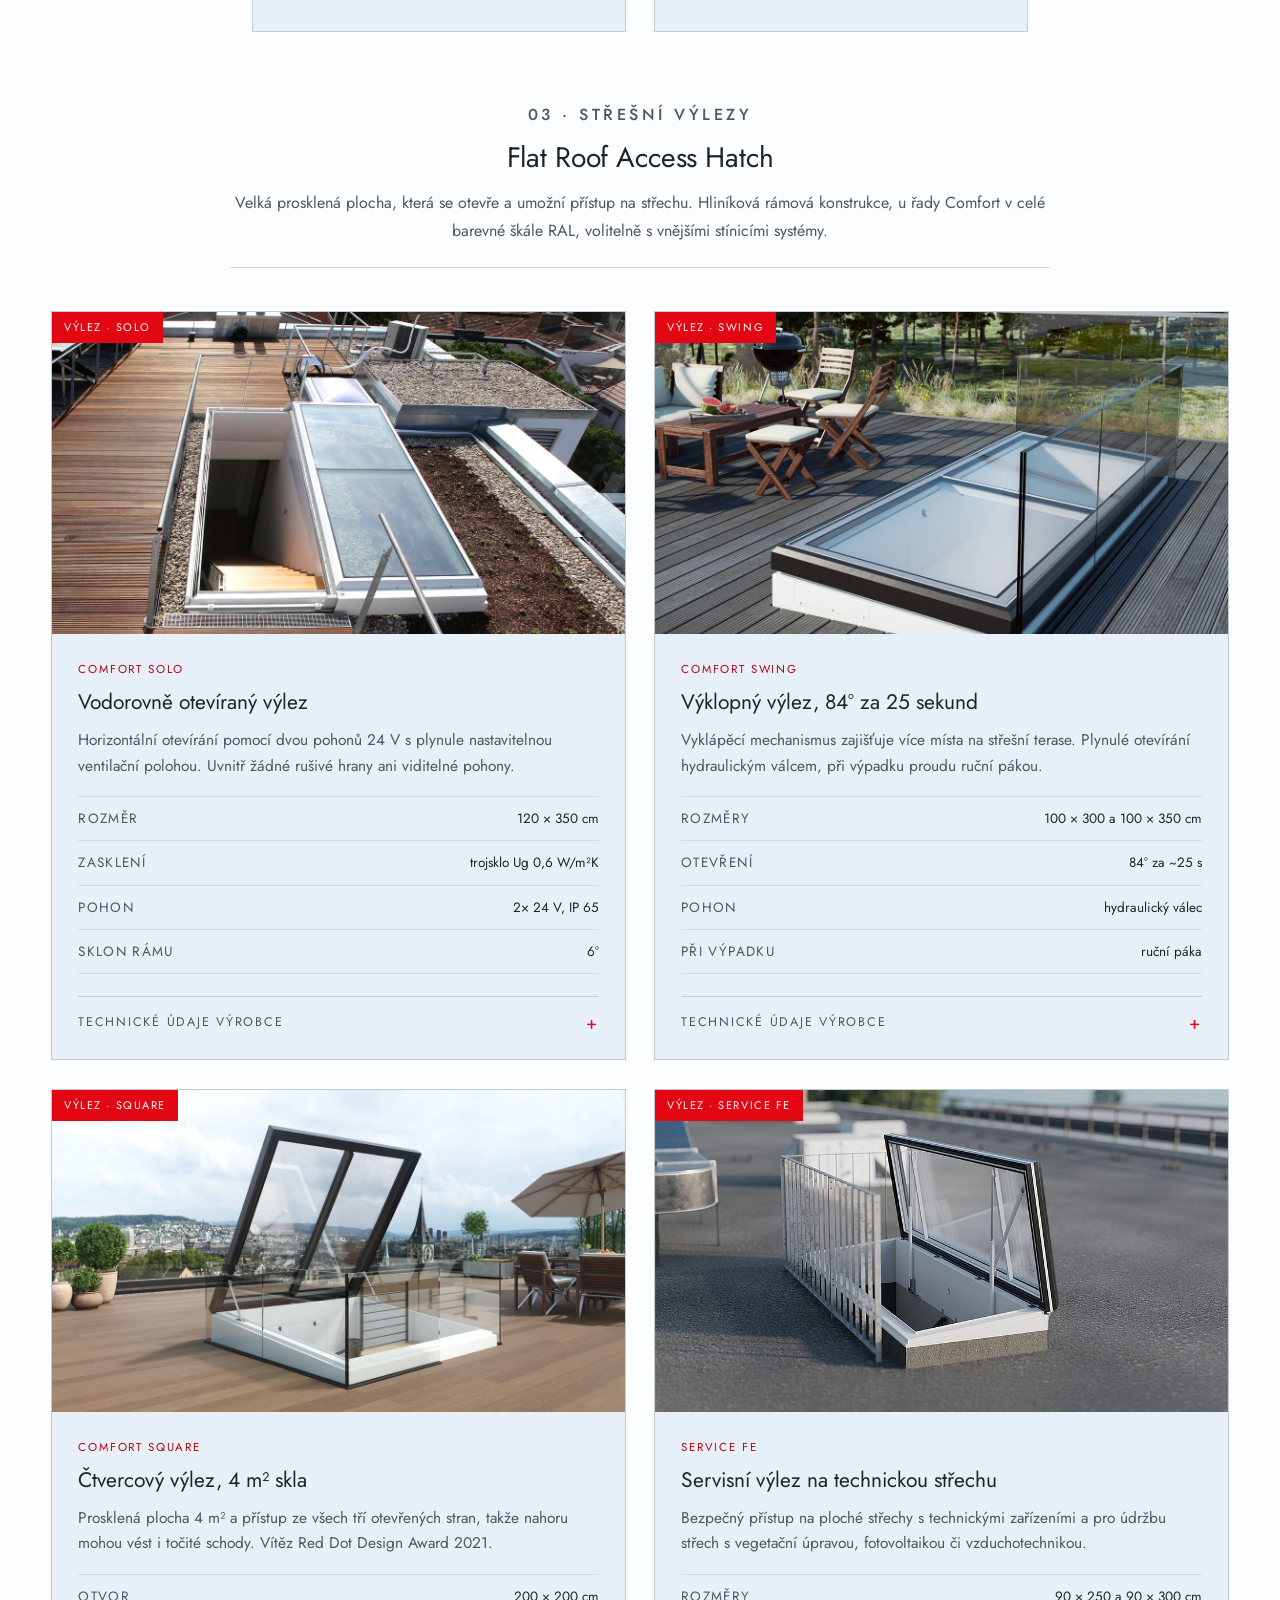
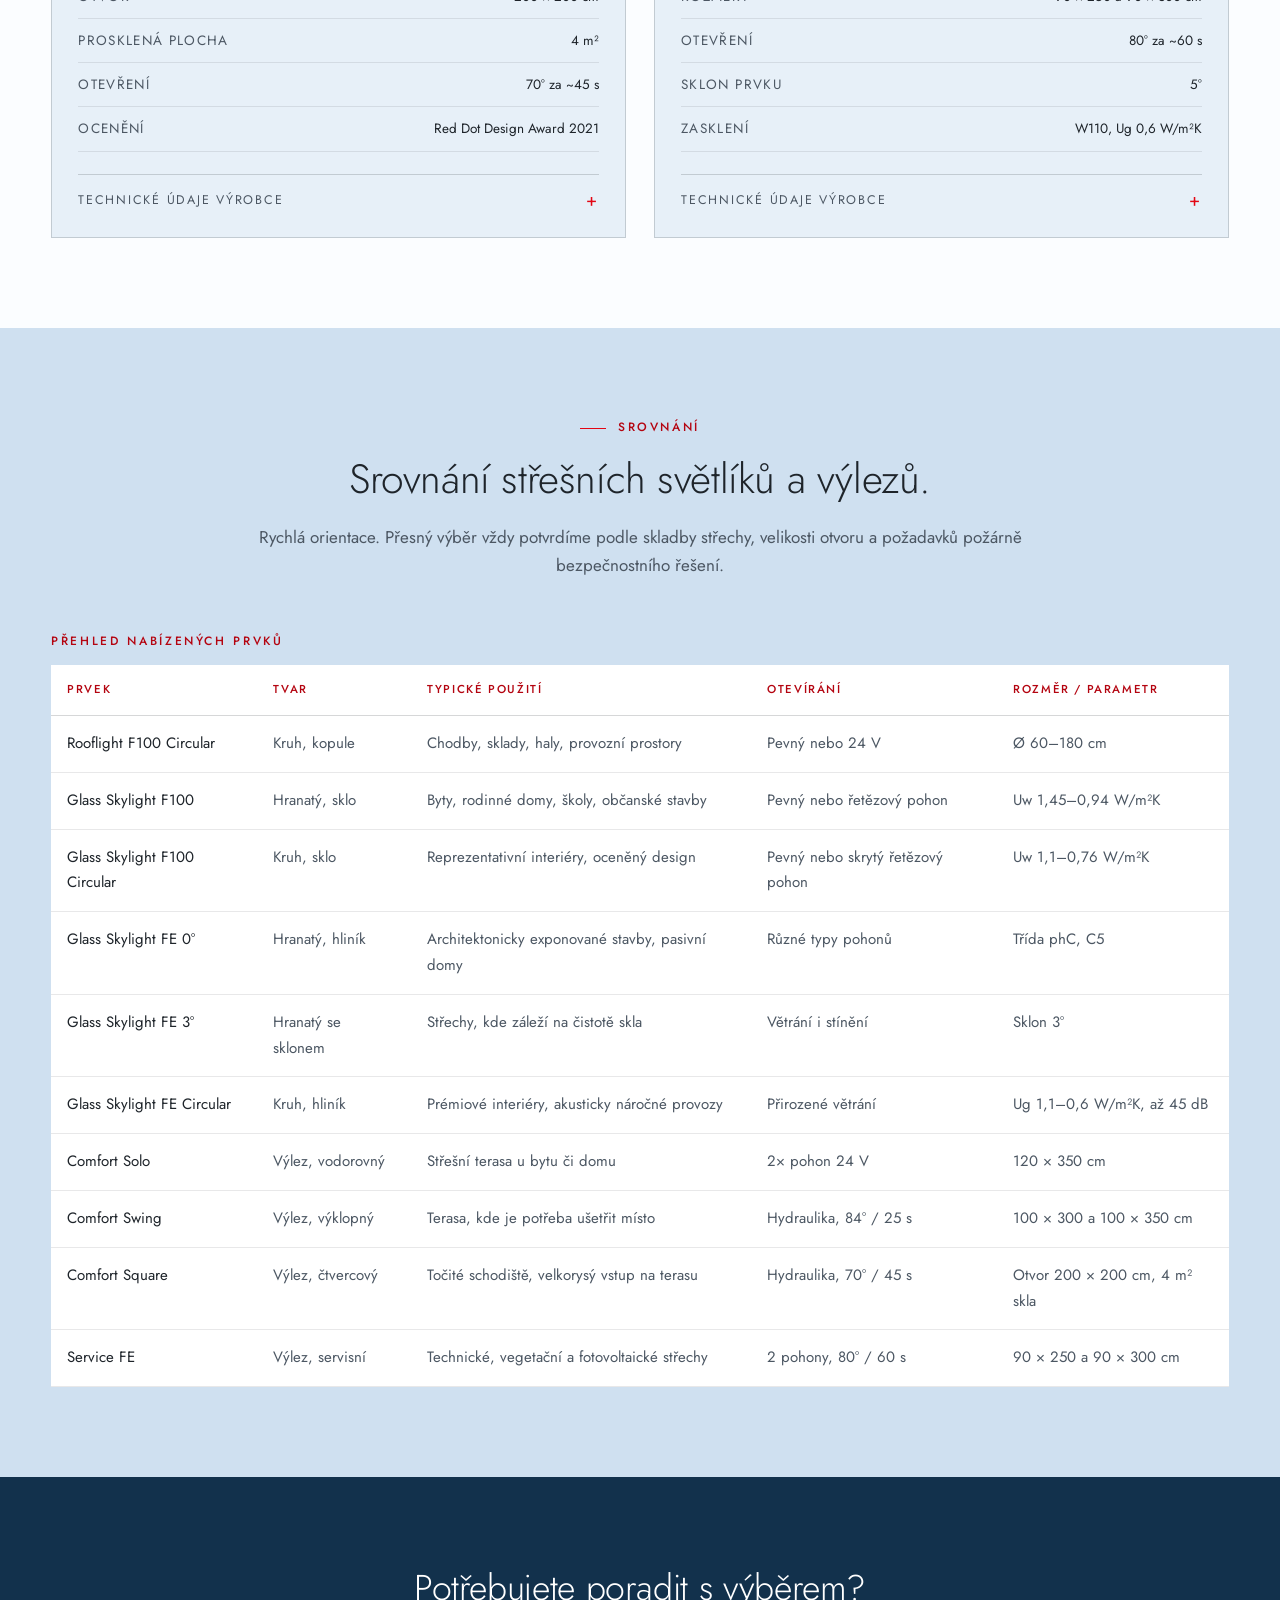
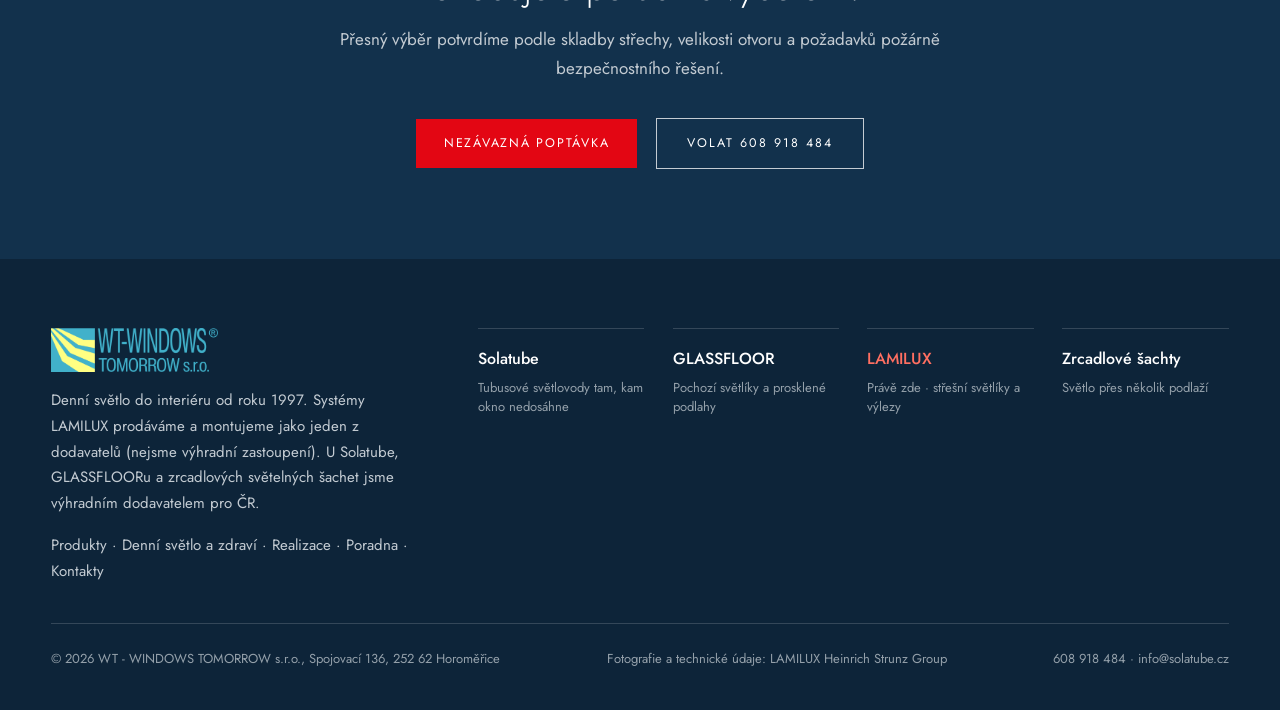
<file: produkty.html>
<!DOCTYPE html>
<html lang="cs">
<head>
<meta charset="UTF-8">
<meta name="viewport" content="width=device-width, initial-scale=1.0">
<title>Střešní světlíky a výlezy LAMILUX: kopule, Glass Skylight, Comfort | produkty a parametry</title>
<meta name="description" content="Deset prvků LAMILUX pro ploché střechy s údaji výrobce: kopulový světlík Rooflight F100 Circular, prosklené světlíky Glass Skylight F100 a FE (hranaté i kruhové) a střešní výlezy Comfort Solo, Swing, Square a Service FE. Srovnání a nabídka od WT.">
<meta name="author" content="WT - WINDOWS TOMORROW s.r.o.">
<meta name="keywords" content="střešní světlík, kopulový světlík, Glass Skylight, střešní výlez, Comfort Solo, Comfort Swing, Comfort Square, Service FE, světlík na plochou střechu, LAMILUX parametry">
<meta name="theme-color" content="#12314c">
<!-- POZOR: před spuštěním webu na doméně SMAZAT následující řádek (noindex) -->
<meta name="robots" content="noindex, nofollow">
<link rel="canonical" href="https://www.kvalitnisvetliky.cz/produkty.html">

<meta property="og:title" content="Střešní světlíky a výlezy LAMILUX: kopule, Glass Skylight, Comfort | produkty a parametry">
<meta property="og:description" content="Deset prvků LAMILUX pro ploché střechy s údaji výrobce: kopulový světlík Rooflight F100 Circular, prosklené světlíky Glass Skylight F100 a FE (hranaté i kruhové) a střešní výlezy Comfort Solo, Swing, Square a Service FE. Srovnání a nabídka od WT.">
<meta property="og:type" content="website">
<meta property="og:url" content="https://www.kvalitnisvetliky.cz/produkty.html">
<meta property="og:locale" content="cs_CZ">
<meta property="og:site_name" content="Kvalitní světlíky LAMILUX · WT - WINDOWS TOMORROW">
<meta property="og:image" content="https://www.kvalitnisvetliky.cz/img/situace-strecha-fe.jpg">
<meta name="twitter:card" content="summary_large_image">
<meta name="twitter:title" content="Střešní světlíky a výlezy LAMILUX: kopule, Glass Skylight, Comfort | produkty a parametry">
<meta name="twitter:description" content="Deset prvků LAMILUX pro ploché střechy s údaji výrobce: kopulový světlík Rooflight F100 Circular, prosklené světlíky Glass Skylight F100 a FE (hranaté i kruhové) a střešní výlezy Comfort Solo, Swing, Square a Service FE. Srovnání a nabídka od WT.">
<meta name="twitter:image" content="https://www.kvalitnisvetliky.cz/img/situace-strecha-fe.jpg">

<link rel="preconnect" href="https://fonts.googleapis.com">
<link rel="preconnect" href="https://fonts.gstatic.com" crossorigin>
<link href="https://fonts.googleapis.com/css2?family=Jost:wght@300;400;500&display=swap" rel="stylesheet">
<link rel="stylesheet" href="css/lx.css">
<link rel="icon" href="img/lamilux-logo.svg" type="image/svg+xml">
<script type="application/ld+json">
{
 "@context": "https://schema.org",
 "@graph": [
  {
   "@type": "Organization",
   "@id": "https://www.kvalitnisvetliky.cz/#organizace",
   "name": "WT - WINDOWS TOMORROW s.r.o.",
   "url": "https://www.kvalitnisvetliky.cz/",
   "logo": "https://www.kvalitnisvetliky.cz/img/wt-logo-barva.png",
   "foundingDate": "1997",
   "description": "Specialista na denní světlo v interiéru. Prodává a montuje střešní světlíky, kopulové světlíky a střešní výlezy LAMILUX pro ploché střechy. Nejsme výhradní zastoupení LAMILUX, jsme jedním z dodavatelů. Výhradním dodavatelem pro Českou republiku je WT u světlovodů Solatube, prosklených podlah GLASSFLOOR a zrcadlových světelných šachet.",
   "telephone": "+420608918484",
   "email": "info@solatube.cz",
   "address": {
    "@type": "PostalAddress",
    "streetAddress": "Spojovací 136",
    "postalCode": "252 62",
    "addressLocality": "Horoměřice",
    "addressRegion": "Středočeský kraj",
    "addressCountry": "CZ"
   },
   "areaServed": {
    "@type": "Country",
    "name": "Česká republika"
   },
   "knowsAbout": [
    "kvalitní světlíky",
    "střešní světlík na plochou střechu",
    "kopulový světlík",
    "střešní výlez",
    "denní osvětlení budov",
    "odvod kouře a tepla",
    "ČSN EN 17037"
   ],
   "sameAs": [
    "https://www.lamilux.cz",
    "https://www.solatube.cz",
    "https://glassfloor.cz"
   ]
  },
  {
   "@type": "WebSite",
   "@id": "https://www.kvalitnisvetliky.cz/#web",
   "url": "https://www.kvalitnisvetliky.cz/",
   "name": "Kvalitní světlíky LAMILUX · WT - WINDOWS TOMORROW",
   "inLanguage": "cs-CZ",
   "publisher": {
    "@id": "https://www.kvalitnisvetliky.cz/#organizace"
   }
  },
  {
   "@type": "WebPage",
   "@id": "https://www.kvalitnisvetliky.cz/produkty.html#stranka",
   "url": "https://www.kvalitnisvetliky.cz/produkty.html",
   "name": "Střešní světlíky a výlezy LAMILUX: kopule, Glass Skylight, Comfort | produkty a parametry",
   "description": "Deset prvků LAMILUX pro ploché střechy s údaji výrobce: kopulový světlík Rooflight F100 Circular, prosklené světlíky Glass Skylight F100 a FE (hranaté i kruhové) a střešní výlezy Comfort Solo, Swing, Square a Service FE. Srovnání a nabídka od WT.",
   "inLanguage": "cs-CZ",
   "isPartOf": {
    "@id": "https://www.kvalitnisvetliky.cz/#web"
   },
   "about": {
    "@id": "https://www.kvalitnisvetliky.cz/#organizace"
   },
   "dateModified": "2026-09-30",
   "primaryImageOfPage": "https://www.kvalitnisvetliky.cz/img/situace-strecha-fe.jpg"
  },
  {
   "@type": "BreadcrumbList",
   "itemListElement": [
    {
     "@type": "ListItem",
     "position": 1,
     "name": "Úvod",
     "item": "https://www.kvalitnisvetliky.cz/"
    },
    {
     "@type": "ListItem",
     "position": 2,
     "name": "Produkty",
     "item": "https://www.kvalitnisvetliky.cz/produkty.html"
    }
   ]
  },
  {
   "@type": "OfferCatalog",
   "name": "Střešní světlíky a výlezy LAMILUX",
   "itemListElement": [
    {
     "@type": "Offer",
     "itemOffered": {
      "@type": "Product",
      "name": "LAMILUX Rooflight F100 Circular",
      "category": "Kopulový světlík",
      "description": "Kruhový kopulový světlík pro ploché střechy. Průměry 60 až 180 cm, výšky podstavce 30, 50 a 70 cm, pevné provedení nebo s elektrickým otevíráním na 24 V.",
      "brand": {
       "@type": "Brand",
       "name": "LAMILUX"
      }
     }
    },
    {
     "@type": "Offer",
     "itemOffered": {
      "@type": "Product",
      "name": "LAMILUX Glass Skylight F100",
      "category": "Prosklený střešní světlík s plastovým rámem",
      "description": "Prosklený světlík na plochou střechu se sklolaminátovým nasazovacím rámem. Ug 1,1 až 0,61 W/m²K, Uw 1,45 až 0,94 W/m²K, vzduchotěsnost třídy 4 dle EN 12207.",
      "brand": {
       "@type": "Brand",
       "name": "LAMILUX"
      }
     }
    },
    {
     "@type": "Offer",
     "itemOffered": {
      "@type": "Product",
      "name": "LAMILUX Glass Skylight F100 Circular",
      "category": "Kruhový prosklený světlík s plastovým rámem",
      "description": "Kruhový prosklený světlík s plastovým rámem. Ug 1,1 až 0,8 W/m²K, Uw 1,1 až 0,76 W/m²K, oceněný German Design Award a Red Dot Design Award.",
      "brand": {
       "@type": "Brand",
       "name": "LAMILUX"
      }
     }
    },
    {
     "@type": "Offer",
     "itemOffered": {
      "@type": "Product",
      "name": "LAMILUX Glass Skylight FE 0°",
      "category": "Prosklený střešní světlík s hliníkovým rámem",
      "description": "Prosklený světlík s hliníkovým rámem v rovném provedení, certifikovaný pro pasivní domy ve třídě phC.",
      "brand": {
       "@type": "Brand",
       "name": "LAMILUX"
      }
     }
    },
    {
     "@type": "Offer",
     "itemOffered": {
      "@type": "Product",
      "name": "LAMILUX Glass Skylight FE 3°",
      "category": "Prosklený střešní světlík s hliníkovým rámem",
      "description": "Prosklený světlík s hliníkovým rámem a 3° sklonem pro neomezený odtok vody a nečistot.",
      "brand": {
       "@type": "Brand",
       "name": "LAMILUX"
      }
     }
    },
    {
     "@type": "Offer",
     "itemOffered": {
      "@type": "Product",
      "name": "LAMILUX Glass Skylight FE Circular",
      "category": "Kruhový prosklený světlík s hliníkovým rámem",
      "description": "Kruhový prosklený světlík s hliníkovým rámem, Ug 1,1 až 0,6 W/m²K, zvuková izolace až 45 dB, volitelně bezpečnostní třída WK2.",
      "brand": {
       "@type": "Brand",
       "name": "LAMILUX"
      }
     }
    },
    {
     "@type": "Offer",
     "itemOffered": {
      "@type": "Product",
      "name": "LAMILUX Flat Roof Access Hatch Comfort Solo",
      "category": "Střešní výlez",
      "description": "Střešní výlez 120 × 350 cm s vodorovným otevíráním dvěma pohony 24 V, trojsklo Ug 0,6 W/m²K, 6° sklon.",
      "brand": {
       "@type": "Brand",
       "name": "LAMILUX"
      }
     }
    },
    {
     "@type": "Offer",
     "itemOffered": {
      "@type": "Product",
      "name": "LAMILUX Flat Roof Access Hatch Comfort Swing",
      "category": "Střešní výlez",
      "description": "Výklopný střešní výlez ve velikostech 100 × 300 a 100 × 350 cm, otevření na 84° za přibližně 25 sekund.",
      "brand": {
       "@type": "Brand",
       "name": "LAMILUX"
      }
     }
    },
    {
     "@type": "Offer",
     "itemOffered": {
      "@type": "Product",
      "name": "LAMILUX Flat Roof Access Hatch Comfort Square",
      "category": "Střešní výlez",
      "description": "Střešní výlez se skleněnou plochou 4 m², otevření na 70° za přibližně 45 sekund, oceněný Red Dot Design Award 2021.",
      "brand": {
       "@type": "Brand",
       "name": "LAMILUX"
      }
     }
    },
    {
     "@type": "Offer",
     "itemOffered": {
      "@type": "Product",
      "name": "LAMILUX Flat Roof Access Hatch Service FE",
      "category": "Střešní výlez pro údržbu",
      "description": "Servisní střešní výlez 90 × 250 nebo 90 × 300 cm pro přístup na technické a vegetační střechy, otevření na 80° za přibližně 60 sekund.",
      "brand": {
       "@type": "Brand",
       "name": "LAMILUX"
      }
     }
    }
   ]
  }
 ]
}
</script>
</head>
<body>

<div class="claim">Kvalitní světlíky LAMILUX · <b>prodává a montuje WT - WINDOWS TOMORROW s.r.o.</b> · <a href="tel:+420608918484">608 918 484</a></div>

<header id="hdr">
  <div class="nav">
    <div class="brand">
      <a href="index.html" class="b-wt" aria-label="WT - WINDOWS TOMORROW s.r.o., úvodní strana"><img src="img/wt-logo-barva.png" alt="WT - WINDOWS TOMORROW s.r.o." width="900" height="237"><small>Prodej a montáž</small></a>
      <a href="index.html" class="b-lxl" aria-label="LAMILUX · kvalitní světlíky"><img class="b-lx" src="img/lamilux-logo.svg" alt="LAMILUX" width="120" height="143"></a>
    </div>
    <nav aria-label="Hlavní navigace">
      <ul><li><a href="index.html">Úvod</a></li><li><a href="produkty.html" class="act" aria-current="page">Produkty</a></li><li><a href="denni-svetlo-a-zdravi.html">Denní světlo a zdraví</a></li><li><a href="realizace.html">Realizace</a></li><li><a href="poradna.html">Poradna</a></li><li><a href="kontakty.html">Kontakty</a></li></ul>
    </nav>
    <a class="cta" href="kontakty.html#poptavka">Nezávazná poptávka</a>
    <button class="menu-btn" id="menuBtn" aria-label="Menu" aria-expanded="false">
      <i></i><i></i><i></i>
    </button>
  </div>
  <div class="mmenu" id="mmenu">
    <a href="index.html">Úvod</a><a href="produkty.html">Produkty</a><a href="denni-svetlo-a-zdravi.html">Denní světlo a zdraví</a><a href="realizace.html">Realizace</a><a href="poradna.html">Poradna</a><a href="kontakty.html">Kontakty</a>
    <a href="kontakty.html#poptavka">Nezávazná poptávka</a>
  </div>
</header>

<main id="top">
  <section class="pagehead" aria-labelledby="ph-h">
    <div class="wrap">
      <p class="crumbs"><a href="index.html">Úvod</a> <span aria-hidden="true">/</span> Produkty</p>
      <p class="k"><span class="rule"></span>Kvalitní světlíky LAMILUX</p>
      <h1 class="h1" id="ph-h">Střešní světlíky a výlezy LAMILUX</h1>
      <p class="lead">Deset prvků pro ploché střechy: kopule, prosklené světlíky a střešní výlezy. U každého prvku najdete lidský popis i úplné technické údaje výrobce.</p>
    </div>
  </section>

  <nav class="jump" aria-label="Skupiny produktů"><div class="wrap">
    <a href="#kopule">Kopulové světlíky</a><a href="#prosklene">Prosklené světlíky</a><a href="#vylezy">Střešní výlezy</a><a href="#srovnani">Srovnání</a>
  </div></nav>
<section id="produkty">
    <div class="wrap">
      <div class="head center rv">
        <p class="k"><span class="rule"></span>Produkty</p>
        <h2 class="h2">Střešní světlíky a výlezy LAMILUX:<br>deset prvků ve třech rodinách.</h2>
        <p class="lead dim">Vše pro plochou střechu: kopule, prosklené světlíky a výlezy.
          U každého prvku najdete lidský popis i úplné technické údaje výrobce.</p>
      </div>

      <!-- ---- skupina 1 ---- -->
      <div class="grp" id="kopule">
        <div class="grp-head rv">
          <div>
            <p class="k">01 · Kopulové světlíky</p>
            <h3 class="h3">Rooflight F100 Circular</h3>
          </div>
          <p>Klasika pro ploché střechy v kruhovém provedení, pevná nebo s možností větrání.</p>
        </div>
        <div class="prods">

          <article class="prod feature rv">
            <div class="prod-img">
              <span class="prod-tag">Kopule</span>
              <img class="render" src="img/prod-kopule-circular.jpg" alt="Kopulový světlík LAMILUX Rooflight F100 Circular s čirou kopulí na kruhovém podstavci" width="600" height="338" loading="lazy">
            </div>
            <div class="prod-body">
              <p class="sub">LAMILUX Rooflight F100 Circular</p>
              <h4>Kruhový kopulový světlík</h4>
              <p>Dodává se pevný, nebo s elektromotory na 24 V pro větrání. Kopule se vyrábí v sedmi průměrech od 60 do 180 cm a ve třech výškách podstavce.</p>
              <dl class="par">
                <div><dt>Průměry</dt><dd>60 až 180 cm</dd></div>
                <div><dt>Podstavec</dt><dd>30 / 50 / 70 cm</dd></div>
                <div><dt>Provedení</dt><dd>pevné i otevíravé</dd></div>
                <div><dt>Zasklení</dt><dd>dvouvrstvé, třívrstvé, dvouvrstvé + PC</dd></div>
              </dl>
            </div>
            <details class="tech">
              <summary>Technické údaje výrobce</summary>
              <div class="tech-in">
                <h5>Vybavení</h5>
                <ul>
                  <li>Dodávané průměry 60, 80, 90, 100, 120, 150 a 180 cm</li>
                  <li>Výšky podstavců 30, 50 a 70 cm</li>
                  <li>K dodání jako pevný, nebo s možností větrání</li>
                  <li>Zasklení dvouvrstvé, třívrstvé, nebo dvouvrstvé + PC</li>
                  <li>Elektromotory na 24 V</li>
                </ul>
                <h5>Konstrukce a montáž</h5>
                <ul>
                  <li>Bezpečná a jednoduchá montáž na různé druhy střech a těsnicí systémy</li>
                  
                  
                  <li>Připraveno pro BIM (bimobject.com)</li>
                </ul>
                <h5>Řada Rooflight F100 obecně</h5>
                <ul>
                  <li>Celoplošně izolovaný sklolaminátový nasazovací rám s hodnotou U &lt; 0,9 W/m²K</li>
                  <li>Samočisticí geometrie</li>
                  <li>Prověřeno a klasifikováno dle EN 1873 (zatížení větrem a sněhem)</li>
                  <li>Splňuje DIN 18234 – zabránění šíření požáru na střechách bez dalších opatření</li>
                  <li>Splňuje požadavky EN 12101-2 pro zařízení na odtah tepla a kouře</li>
                  <li>Prohlášení o vlivu na životní prostředí (EPD) dle ISO 14025 a EN 15804</li>
                </ul>
                <p style="font-size:13px;color:var(--ink-soft);margin-top:14px">
                  Konkrétní kombinace průměru, podstavce a zasklení potvrdíme v nabídce.</p>
              </div>
            </details>
          </article>

        </div>
      </div>

      <!-- ---- skupina 2 ---- -->
      <div class="grp" id="prosklene">
        <div class="grp-head rv">
          <div>
            <p class="k">02 · Prosklené střešní světlíky</p>
            <h3 class="h3">Glass Skylight F100 a FE</h3>
          </div>
          <p>Izolační sklo, neomezený výhled na oblohu a četné varianty zasklení. Řada F100 má sklolaminátový nasazovací rám, řada FE hliníkový rám.</p>
        </div>
        <div class="prods c3">

          <article class="prod rv">
            <div class="prod-img">
              <span class="prod-tag">Plastový rám</span>
              <img src="img/p-gs-f100-realizace.jpg" alt="Řada světlíků Glass Skylight F100 na ploché střeše bytového domu v Berlíně" width="1200" height="675" loading="lazy">
            </div>
            <div class="prod-body">
              <p class="sub">Glass Skylight F100</p>
              <h4>Hranatý prosklený světlík</h4>
              <p>Prosklený světlík pro ploché střechy s dvojsklem nebo trojsklem. Dodává se kompletně namontovaný na nasazovacím rámu.</p>
              <dl class="par">
                <div><dt>Zasklení</dt><dd>Ug 1,1–0,61 W/m²K</dd></div>
                <div><dt>Celý prvek</dt><dd>Uw 1,45–0,94 W/m²K</dd></div>
                <div><dt>Nasazovací rám</dt><dd>15 / 30 / 40 / 50 cm</dd></div>
                <div><dt>Vzduchotěsnost</dt><dd>třída 4 dle EN 12207</dd></div>
              </dl>
              
            </div>
            <details class="tech">
              <summary>Technické údaje výrobce</summary>
              <div class="tech-in">
                <h5>Energetická účinnost</h5>
                <ul>
                  <li>Dvojsklo i trojsklo, vnější ESG a vnitřní VSG (čirá nebo matná fólie), Ug 1,1 až 0,61 W/m²K</li>
                  <li>Konstrukce bez tepelných mostů, Uw 1,45 až 0,94 W/m²K podle zasklení (EN ISO 10077-1, prvek 120 × 120 cm)</li>
                  <li>Tepelně izolovaný sklolaminátový nasazovací rám bez spár ve výšce 15, 30, 40 a 50 cm, U 0,5 až 0,9 W/m²K</li>
                  <li>Vzduchotěsnost výkonové třídy 4 dle EN 12207 (dvojité kruhové těsnění)</li>
                  <li>Prohlášení o vlivu na životní prostředí (EPD) dle ISO 14025 a EN 15804</li>
                </ul>
                <h5>Komfort a design</h5>
                <ul>
                  <li>Plynulý přechod mezi zasklením a rámem, dešťová voda odtéká bez usazování nečistot</li>
                  <li>Skrytý řetězový pohon větrání v krytí IP 54</li>
                  <li>Speciální zasklení Rwp 38 dB tlumí hluk i zvuk padajícího deště</li>
                  <li>Uvnitř bílý jemně matný vzhled, není nutná dodatečná úprava</li>
                  <li>Volitelně dálkové ovládání a stínění zvenku i zevnitř</li>
                  <li>Ze závodu připravené napojení fóliové krytiny, připraveno pro BIM</li>
                </ul>
                <h5>Stabilita a bezpečnost</h5>
                <ul>
                  <li>Nepropustnost proti silnému dešti dle EN 12208 třída E 1500</li>
                  <li>Prověřená bezpečnost proti propadnutí, pochozí pro údržbu dle DIN 18008-6</li>
                  <li>První atestované střešní okno vyrobené technologií Structural Glazing s certifikací DIBt Berlín</li>
                  <li>Tepelně oddělený okrajový spoj omezuje kondenzaci mezi skly</li>
                  <li>Splňuje DIN 18234 (šíření požáru po střeše), klasifikace B roof (t1) dle EN 13501-5</li>
                  <li>Na schodištích použitelné jako zařízení pro odvod kouře a tepla</li>
                </ul>
              </div>
            </details>
          </article>

          <article class="prod rv">
            <div class="prod-img">
              <span class="prod-tag">Plastový rám · kruh</span>
              <img src="img/p-gs-circular-realizace.jpg" alt="Skupina kruhových světlíků Glass Skylight F100 Circular na zelené střeše" width="1200" height="675" loading="lazy">
            </div>
            <div class="prod-body">
              <p class="sub">Glass Skylight F100 Circular</p>
              <h4>Kruhový prosklený světlík</h4>
              <p>Kruhový světlík pro administrativní, vzdělávací nebo obytné budovy. Získal cenu German Design Award a Red Dot Design Award 2018.</p>
              <dl class="par">
                <div><dt>Zasklení</dt><dd>Ug 1,1–0,8 W/m²K</dd></div>
                <div><dt>Celý prvek</dt><dd>Uw 1,1–0,76 W/m²K</dd></div>
                <div><dt>Nasazovací rám</dt><dd>30 / 50 / 70 cm</dd></div>
                <div><dt>Ocenění</dt><dd>German Design Award, Red Dot</dd></div>
              </dl>
              
            </div>
            <details class="tech">
              <summary>Technické údaje výrobce</summary>
              <div class="tech-in">
                <h5>Energetická účinnost</h5>
                <ul>
                  <li>Dvojsklo i trojsklo, vnější ESG a vnitřní VSG, Ug 1,1 až 0,8 W/m²K</li>
                  <li>Konstrukce bez tepelných mostů, Uw 1,1 až 0,76 W/m²K dle zasklení (EN ISO 10077-1)</li>
                  <li>Tepelně izolovaný sklolaminátový rám bez spár ve výšce 30, 50 a 70 cm, U ≥ 0,68 W/m²K</li>
                  <li>Vzduchotěsnost výkonové třídy 4 dle EN 12207</li>
                  <li>Prohlášení o vlivu na životní prostředí (EPD) dle EN 15804 a ISO 14040 / 14044 / 14025</li>
                </ul>
                <h5>Komfort a design</h5>
                <ul>
                  <li>Řetězový pohon skrytě integrovaný do nasazovacího rámu, vítěz German Design Award 2020</li>
                  <li>Volitelně o 5° skloněný nasazovací rám pro lepší samočištění</li>
                  <li>Plynulý přechod rámu a zasklení, žádné usazování nečistot na hranách</li>
                  <li>Uvnitř bílý jemně matný vzhled</li>
                  <li>Red Dot Design Award a German Design Award 2018, připraveno pro BIM</li>
                </ul>
                <h5>Stabilita a bezpečnost</h5>
                <ul>
                  <li>Nepropustnost proti silnému dešti dle EN 12208 třída E 1950</li>
                  <li>Prověřená bezpečnost proti propadnutí</li>
                  <li>Lepené zasklení certifikované DIBt Berlín</li>
                  <li>Tepelně oddělený okrajový spoj omezuje kondenzaci mezi skly</li>
                  <li>Splňuje DIN 18234, klasifikace B roof (t1) dle EN 13501-5</li>
                  <li>Na schodištích použitelné jako zařízení pro odvod kouře a tepla</li>
                </ul>
              </div>
            </details>
          </article>

          <article class="prod rv">
            <div class="prod-img">
              <span class="prod-tag">Hliníkový rám</span>
              <img src="img/p-fe0-realizace.jpg" alt="Čtyři světlíky Glass Skylight FE na štěrkové ploché střeše u dřevěné terasy" width="964" height="526" loading="lazy">
            </div>
            <div class="prod-body">
              <p class="sub">Glass Skylight FE 0°</p>
              <h4>Hliníkový světlík, rovné provedení</h4>
              <p>Hliníkový rám bez viditelných šroubů a svarů. Certifikovaný pro pasivní domy ve třídě úspornosti phC.</p>
              <dl class="par">
                <div><dt>Pasivní dům</dt><dd>třída phC</dd></div>
                <div><dt>Vzduchotěsnost</dt><dd>třída 4</dd></div>
                <div><dt>Zatížení větrem</dt><dd>C5</dd></div>
                <div><dt>Rám</dt><dd>hliník</dd></div>
              </dl>
              
            </div>
            <details class="tech">
              <summary>Technické údaje výrobce</summary>
              <div class="tech-in">
                <h5>Vzhled a rozměry</h5>
                <ul>
                  <li>Homogenní vzhled, klasický a jednoduchý design</li>
                  <li>Rozšířené spektrum velikostí, individuální přizpůsobení celkovému konceptu</li>
                  <li>Četné typy zasklení a různé typy pohonů</li>
                  <li>Na povrchu skla nedochází ke znečištění</li>
                </ul>
                <h5>Kvalita</h5>
                <ul>
                  <li>Celá konstrukce bez tepelných mostů</li>
                  <li>Nepropustnost proti silnému dešti dle DIN EN 1027 = E (1950)</li>
                  <li>Propustnost pro vzduch dle DIN EN 1026 = třída 4</li>
                  <li>Optimalizovaná ochrana proti hluku a minimalizace zvuku padajícího deště</li>
                  <li>Certifikováno pro pasivní domy ve třídě úspornosti phC</li>
                </ul>
                <h5>Bezpečnost a použití</h5>
                <ul>
                  <li>Odolnost proti zatížení větrem dle DIN EN 12211 = C5</li>
                  <li>Zajištěno proti propadnutí, pochozí pro údržbu dle DIN 18008-6</li>
                  <li>Klasifikace B roof (t1) dle DIN EN 13501-5</li>
                  <li>Otvor na odvod kouře</li>
                  <li>Kompletně předmontováno, univerzální nastavovací rám, připraveno pro BIM</li>
                </ul>
              </div>
            </details>
          </article>

          <article class="prod rv">
            <div class="prod-img">
              <span class="prod-tag">Hliníkový rám · 3°</span>
              <img src="img/p-fe3-realizace.jpg" alt="Rodinný dům s plochou střechou a čtyřmi světlíky Glass Skylight FE 3°" width="1200" height="675" loading="lazy">
            </div>
            <div class="prod-body">
              <p class="sub">Glass Skylight FE 3°</p>
              <h4>Hliníkový světlík se sklonem 3°</h4>
              <p>Díky 3° sklonu prvku neomezený odtok vody a nečistot. Hliníkový rám, ovládání větrání i vnějších rolet.</p>
              <dl class="par">
                <div><dt>Sklon prvku</dt><dd>3°</dd></div>
                <div><dt>Vnější sklo</dt><dd>ESG proti krupobití</dd></div>
                <div><dt>Ovládání</dt><dd>větrání i vnější rolety</dd></div>
                <div><dt>Rám</dt><dd>hliník</dd></div>
              </dl>
              
            </div>
            <details class="tech">
              <summary>Technické údaje výrobce</summary>
              <div class="tech-in">
                <h5>Kvalita</h5>
                <ul>
                  <li>Optimální tepelná izolace díky konstrukci bez tepelných mostů</li>
                  <li>Inteligentní ovládání větrání i vnějších rolet proti slunci</li>
                  <li>Optimalizovaná ochrana proti hluku a minimalizace zvuku padajícího deště</li>
                  <li>Nepropustnost proti silnému dešti dle DIN EN 1027 = E (1950)</li>
                  <li>Propustnost pro vzduch dle DIN EN 1026 = třída 4</li>
                  <li>Odolnost proti zatížení větrem dle DIN EN 12211 = C5</li>
                  <li>Prohlášení o vlivu na životní prostředí dle EN 15804 a ISO 14040 / 14044 / 14025</li>
                </ul>
                <h5>Vzhled</h5>
                <ul>
                  <li>Homogenní vzhled, estetický a prostý design</li>
                  <li>Plynulý přechod mezi profilem rámu a zasklením</li>
                  <li>Díky 3° sklonu neomezený odtok vody a nečistot</li>
                </ul>
                <h5>Bezpečnost a použití</h5>
                <ul>
                  <li>Klasifikace B roof (t1) dle DIN EN 13501-5</li>
                  <li>Vysoká odolnost proti krupobití díky sériovému vnějšímu sklu ESG</li>
                  <li>Kompletně předmontovaná dodávka na stavbu, snadná instalace a údržba</li>
                  <li>Připraveno pro BIM</li>
                </ul>
              </div>
            </details>
          </article>

          <article class="prod rv">
            <div class="prod-img">
              <span class="prod-tag">Hliníkový rám · kruh</span>
              <img src="img/p-fe-circular-realizace.jpg" alt="Kruhový prosklený světlík Glass Skylight FE Circular na ploché střeše nemocnice" width="1200" height="675" loading="lazy">
            </div>
            <div class="prod-body">
              <p class="sub">Glass Skylight FE Circular</p>
              <h4>Kruhový hliníkový světlík</h4>
              <p>Moderní, energeticky úsporný a designový kruhový světlík. Hliníkový rám v barvách dle vzorníku RAL, volitelně s ochranou proti vloupání třídy WK2.</p>
              <dl class="par">
                <div><dt>Zasklení</dt><dd>Ug 1,1–0,6 W/m²K</dd></div>
                <div><dt>Zvuková izolace</dt><dd>až 45 dB</dd></div>
                <div><dt>Bezpečnost</dt><dd>volitelně třída WK2</dd></div>
                <div><dt>Rám</dt><dd>hliník, odstíny RAL</dd></div>
              </dl>
              
            </div>
            <details class="tech">
              <summary>Technické údaje výrobce</summary>
              <div class="tech-in">
                <h5>Energetická účinnost</h5>
                <ul>
                  <li>Dvojsklo i trojsklo, vnější ESG a vnitřní VSG (čirá nebo matná fólie), Ug 1,1 až 0,6 W/(m²K)</li>
                  <li>Vzduchotěsnost výkonové třídy 4 dle EN 12207 (dvojité kruhové těsnění)</li>
                  <li>Optimální tepelná izolace díky konstrukci bez tepelných mostů</li>
                  <li>Inteligentní ovládání přirozeného větrání a odvětrávání</li>
                  <li>Prohlášení o vlivu na životní prostředí dle EN 15804 a ISO 14040 / 14044 / 14025</li>
                </ul>
                <h5>Komfort</h5>
                <ul>
                  <li>Volitelně o 5° skloněné nasazovací rámy pro lepší samočištění</li>
                  <li>Zvuková izolace zasklení až 45 dB (DIN EN ISO 140-3)</li>
                  <li>Prvek i nasazovací rám jsou ze závodu kompletně smontované a kdykoli připravené na doplnění otvírače</li>
                  <li>Připraveno pro BIM</li>
                </ul>
                <h5>Bezpečnost a vzhled</h5>
                <ul>
                  <li>Prověřená bezpečnost proti propadnutí</li>
                  <li>Minimalizované riziko kondenzace na vnitřní straně zasklení i na rámu</li>
                  <li>Ochrana proti vloupání volitelně ve třídě odolnosti WK2</li>
                  <li>Klasifikace B roof (t1) dle DIN EN 13501-5</li>
                  <li>Propracovaný vzhled zevnitř i zvenku, barvy dle vzorníku RAL</li>
                </ul>
              </div>
            </details>
          </article>

        </div>
      </div>

      <!-- ---- skupina 3 ---- -->
      <div class="grp" id="vylezy">
        <div class="grp-head rv">
          <div>
            <p class="k">03 · Střešní výlezy</p>
            <h3 class="h3">Flat Roof Access Hatch</h3>
          </div>
          <p>Velká prosklená plocha, která se otevře a umožní přístup na střechu. Hliníková rámová konstrukce, u řady Comfort v celé barevné škále RAL, volitelně s vnějšími stínicími systémy.</p>
        </div>
        <div class="prods c2">

          <article class="prod rv">
            <div class="prod-img">
              <span class="prod-tag">Výlez · Solo</span>
              <img src="img/p-solo-realizace.jpg" alt="Otevřený střešní výlez Comfort Solo na terase bytového domu v Berlíně" width="1200" height="800" loading="lazy">
            </div>
            <div class="prod-body">
              <p class="sub">Comfort Solo</p>
              <h4>Vodorovně otevíraný výlez</h4>
              <p>Horizontální otevírání pomocí dvou pohonů 24 V s plynule nastavitelnou ventilační polohou. Uvnitř žádné rušivé hrany ani viditelné pohony.</p>
              <dl class="par">
                <div><dt>Rozměr</dt><dd>120 × 350 cm</dd></div>
                <div><dt>Zasklení</dt><dd>trojsklo Ug 0,6 W/m²K</dd></div>
                <div><dt>Pohon</dt><dd>2× 24 V, IP 65</dd></div>
                <div><dt>Sklon rámu</dt><dd>6°</dd></div>
              </dl>
              
            </div>
            <details class="tech">
              <summary>Technické údaje výrobce</summary>
              <div class="tech-in">
                <h5>Design a komfort</h5>
                <ul>
                  <li>Rozměr prvku 120 × 350 cm, maximální prostup denního světla</li>
                  <li>Pohodlný vstup na střešní terasu po schodech (zajišťuje stavba)</li>
                  <li>Samočisticí díky o 6° skloněnému nasazovacímu rámu</li>
                  <li>Plynule nastavitelná ventilační poloha křídla</li>
                  <li>Uvnitř žádné rušivé hrany ani viditelné pohony</li>
                  <li>Barvy dle vzorníku RAL, volba strany otevírání DIN vlevo nebo vpravo</li>
                  <li>Křídlo, motorový otvírač i rám kompletně smontované ze závodu</li>
                </ul>
                <h5>Energetická účinnost a zasklení</h5>
                <ul>
                  <li>Sériově trojsklo s Ug 0,6 W/m²K</li>
                  <li>Zasklení W110: propustnost světla 72 %, energetická propustnost 51 %, útlum hluku 39 dB</li>
                  <li>Celá konstrukce bez tepelných mostů, po celé ploše izolovaný nasazovací rám</li>
                  <li>Minimalizované riziko kondenzace, další zasklení na vyžádání</li>
                </ul>
                <h5>Bezpečnost a pohon</h5>
                <ul>
                  <li>Dva lineární pohony 24 V v krytí IP 65, plynulé větrání tlačítkem</li>
                  <li>Nouzové zastavení při zavírání hlídá světelná závora</li>
                  <li>Ovládání zvenku volitelným klíčovým spínačem (min. IP 54)</li>
                  <li>Použitelné také jako prvek odvodu kouře</li>
                  <li>Vnější sklo ESG, vnitřní VSG, ochrana proti pádu dle DIN 18008-6</li>
                  <li>Splňuje DIN 18234, klasifikace B roof (t1) dle DIN EN 13501-5</li>
                </ul>
              </div>
            </details>
          </article>

          <article class="prod rv">
            <div class="prod-img">
              <span class="prod-tag">Výlez · Swing</span>
              <img src="img/p-swing-realizace.jpg" alt="Otevřený výklopný střešní výlez Comfort Swing na střešní terase" width="1200" height="1714" loading="lazy">
            </div>
            <div class="prod-body">
              <p class="sub">Comfort Swing</p>
              <h4>Výklopný výlez, 84° za 25 sekund</h4>
              <p>Vyklápěcí mechanismus zajišťuje více místa na střešní terase. Plynulé otevírání hydraulickým válcem, při výpadku proudu ruční pákou.</p>
              <dl class="par">
                <div><dt>Rozměry</dt><dd>100 × 300 a 100 × 350 cm</dd></div>
                <div><dt>Otevření</dt><dd>84° za ~25 s</dd></div>
                <div><dt>Pohon</dt><dd>hydraulický válec</dd></div>
                <div><dt>Při výpadku</dt><dd>ruční páka</dd></div>
              </dl>
              
            </div>
            <details class="tech">
              <summary>Technické údaje výrobce</summary>
              <div class="tech-in">
                <h5>Design a komfort</h5>
                <ul>
                  <li>Velikosti 100 × 300 cm a 100 × 350 cm</li>
                  <li>Výlez se otevře na 84° přibližně za 25 sekund</li>
                  <li>Vyklápěcí mechanismus zajišťuje více místa na střešní terase</li>
                  <li>Plynulé otevírání hydraulickým válcem</li>
                  <li>Samočisticí díky nakloněnému nasazovacímu prvku a rovnému přechodu rámu k zasklení</li>
                  <li>Barvy dle RAL (lemovací profily i plocha špalety), volba strany otevírání</li>
                </ul>
                <h5>Zasklení</h5>
                <ul>
                  <li>Izolační sklo W110: Ug 0,6 W/(m²K), 72 % světla, 51 % energie, 39 dB</li>
                  <li>Izolační sklo W303 (s matnou fólií): Ug 0,6 W/(m²K), 49 % světla, 50 % energie, 39 dB</li>
                  <li>Sklo s ochranou proti slunci 60/30 S117: Ug 0,6 W/(m²K)</li>
                  <li>Možnost vybavení dalším funkčním zasklením</li>
                </ul>
                <h5>Bezpečnost</h5>
                <ul>
                  <li>Nouzové zastavení při zavírání hlídá světelná závora</li>
                  <li>Ovládání klíčovým spínačem, při výpadku proudu ruční páka</li>
                  <li>Použitelné také jako prvek odvodu kouře</li>
                  <li>Vnější sklo ESG, vnitřní VSG</li>
                  <li>Splňuje DIN 18234, klasifikace B roof (t1) dle DIN EN 13501-5</li>
                  <li>Konstrukce bez tepelných mostů, izolovaný nasazovací prvek</li>
                </ul>
              </div>
            </details>
          </article>

          <article class="prod rv">
            <div class="prod-img">
              <span class="prod-tag">Výlez · Square</span>
              <img src="img/p-square-realizace.jpg" alt="Otevřený střešní výlez Comfort Square na terase s výhledem na město" width="1200" height="840" loading="lazy">
            </div>
            <div class="prod-body">
              <p class="sub">Comfort Square</p>
              <h4>Čtvercový výlez, 4 m² skla</h4>
              <p>Prosklená plocha 4 m² a přístup ze všech tří otevřených stran, takže nahoru mohou vést i točité schody. Vítěz Red Dot Design Award 2021.</p>
              <dl class="par">
                <div><dt>Otvor</dt><dd>200 × 200 cm</dd></div>
                <div><dt>Prosklená plocha</dt><dd>4 m²</dd></div>
                <div><dt>Otevření</dt><dd>70° za ~45 s</dd></div>
                <div><dt>Ocenění</dt><dd>Red Dot Design Award 2021</dd></div>
              </dl>
              
            </div>
            <details class="tech">
              <summary>Technické údaje výrobce</summary>
              <div class="tech-in">
                <h5>Design a komfort</h5>
                <ul>
                  <li>Vítěz Red Dot Design Award 2021 v kategorii Product Design</li>
                  <li>Maximální přívod denního světla díky prosklené ploše 4 m²</li>
                  <li>Přístup je možný ze všech tří otevřených stran, i po točitých schodech nebo schodech s podestou</li>
                  <li>Výlez se otevře na 70° přibližně za 45 sekund</li>
                  <li>Výklopný mechanismus zajišťuje více místa na střešní terase</li>
                  <li>Plynulé otevírání hydraulickým válcem, barvy dle RAL</li>
                </ul>
                <h5>Nasazovací prvek a pohon</h5>
                <ul>
                  <li>Podstavec pro rozměr otvoru 200 × 200 cm, ocelová konstrukce zateplená minerální vlnou</li>
                  <li>Vnitřní strana hliníkový plech v odstínech RAL, vnější bíle pigmentovaný sklolaminát</li>
                  <li>Hydraulický agregát 230 V, koncový spínač a světelná závora, ovládání klíčovým spínačem</li>
                  <li>Při výpadku proudu ruční páka</li>
                </ul>
                <h5>Zasklení a bezpečnost</h5>
                <ul>
                  <li>Izolační sklo W110: Ug 0,6 W/(m²K), 72 % světla, 51 % energie, 39 dB</li>
                  <li>Vnější sklo ESG, vnitřní VSG, bezpečné proti propadnutí dle DIN 18008-6</li>
                  <li>Splňuje DIN 18234, klasifikace B roof (t1) dle DIN EN 13501-5</li>
                  <li>Konstrukce bez tepelných mostů, minimalizované riziko kondenzace</li>
                </ul>
              </div>
            </details>
          </article>

          <article class="prod rv">
            <div class="prod-img">
              <span class="prod-tag">Výlez · Service FE</span>
              <img src="img/p-service-realizace.jpg" alt="Servisní střešní výlez Service FE s otevřeným skleněným křídlem a zábradlím" width="992" height="558" loading="lazy">
            </div>
            <div class="prod-body">
              <p class="sub">Service FE</p>
              <h4>Servisní výlez na technickou střechu</h4>
              <p>Bezpečný přístup na ploché střechy s technickými zařízeními a pro údržbu střech s vegetační úpravou, fotovoltaikou či vzduchotechnikou.</p>
              <dl class="par">
                <div><dt>Rozměry</dt><dd>90 × 250 a 90 × 300 cm</dd></div>
                <div><dt>Otevření</dt><dd>80° za ~60 s</dd></div>
                <div><dt>Sklon prvku</dt><dd>5°</dd></div>
                <div><dt>Zasklení</dt><dd>W110, Ug 0,6 W/m²K</dd></div>
              </dl>
              
            </div>
            <details class="tech">
              <summary>Technické údaje výrobce</summary>
              <div class="tech-in">
                <h5>Použití</h5>
                <ul>
                  <li>Bezpečný přístup na ploché střechy využívané pro technická zařízení</li>
                  <li>Údržba střech s vegetační úpravou, fotovoltaikou či vzduchotechnikou</li>
                  <li>Velkorysý přístup v kombinaci s přímým schodištěm ze strany stavby</li>
                  <li>Průmyslové, obytné i veřejné budovy, různé možnosti prosklení</li>
                </ul>
                <h5>Design a pohon</h5>
                <ul>
                  <li>Rozměry 90 × 250 cm nebo 90 × 300 cm</li>
                  <li>Horní díl v barvě dopravní bílá, vně volitelně antracit</li>
                  <li>Sklon 5° zajišťuje odtok vody a omezuje usazování nečistot</li>
                  <li>Plynule nastavitelné otevření až do 80° během 60 sekund</li>
                  <li>Dva elektrické pohony, volitelně akumulátorový zdroj pro případ výpadku proudu</li>
                </ul>
                <h5>Bezpečnost a energetika</h5>
                <ul>
                  <li>Těsnost vůči přívalovému dešti dle DIN EN 1027 třída E</li>
                  <li>Odolnost vůči zatížení větrem dle DIN EN 12211 třída C5</li>
                  <li>Průvzdušnost dle DIN EN 1026 třída 4</li>
                  <li>Ochrana proti propadnutí v uzavřeném stavu dle DIN 18008-6</li>
                  <li>Odpovídá směrnici o strojních zařízeních (CE) a normě DIN EN 12978</li>
                  <li>Tepelně oddělený hliníkový kompozitní systém, dvojité obvodové těsnění</li>
                  <li>Zasklení W110: Ug 0,6 W/(m²K), 72 % světla, 51 % energie, 39 dB</li>
                </ul>
              </div>
            </details>
          </article>

        </div>
      </div>
    </div>
  </section><section id="srovnani" class="alt">
    <div class="wrap">
      <div class="head center rv mb-l">
        <p class="k"><span class="rule"></span>Srovnání</p>
        <h2 class="h2">Srovnání střešních světlíků a výlezů.</h2>
        <p class="lead dim">Rychlá orientace. Přesný výběr vždy potvrdíme podle skladby
          střechy, velikosti otvoru a požadavků požárně bezpečnostního řešení.</p>
      </div>
      <div class="tbl-scroll rv">
        <table class="cmp">
          <caption class="k" style="text-align:left;padding-bottom:14px">Přehled nabízených prvků</caption>
          <thead>
            <tr>
              <th scope="col">Prvek</th><th scope="col">Tvar</th><th scope="col">Typické použití</th>
              <th scope="col">Otevírání</th><th scope="col">Rozměr / parametr</th>
            </tr>
          </thead>
          <tbody>
            <tr><td>Rooflight F100 Circular</td><td>Kruh, kopule</td><td>Chodby, sklady, haly, provozní prostory</td><td>Pevný nebo 24 V</td><td>Ø 60–180 cm</td></tr>
            <tr><td>Glass Skylight F100</td><td>Hranatý, sklo</td><td>Byty, rodinné domy, školy, občanské stavby</td><td>Pevný nebo řetězový pohon</td><td>Uw 1,45–0,94 W/m²K</td></tr>
            <tr><td>Glass Skylight F100 Circular</td><td>Kruh, sklo</td><td>Reprezentativní interiéry, oceněný design</td><td>Pevný nebo skrytý řetězový pohon</td><td>Uw 1,1–0,76 W/m²K</td></tr>
            <tr><td>Glass Skylight FE 0°</td><td>Hranatý, hliník</td><td>Architektonicky exponované stavby, pasivní domy</td><td>Různé typy pohonů</td><td>Třída phC, C5</td></tr>
            <tr><td>Glass Skylight FE 3°</td><td>Hranatý se sklonem</td><td>Střechy, kde záleží na čistotě skla</td><td>Větrání i stínění</td><td>Sklon 3°</td></tr>
            <tr><td>Glass Skylight FE Circular</td><td>Kruh, hliník</td><td>Prémiové interiéry, akusticky náročné provozy</td><td>Přirozené větrání</td><td>Ug 1,1–0,6 W/m²K, až 45 dB</td></tr>
            <tr><td>Comfort Solo</td><td>Výlez, vodorovný</td><td>Střešní terasa u bytu či domu</td><td>2× pohon 24 V</td><td>120 × 350 cm</td></tr>
            <tr><td>Comfort Swing</td><td>Výlez, výklopný</td><td>Terasa, kde je potřeba ušetřit místo</td><td>Hydraulika, 84° / 25 s</td><td>100 × 300 a 100 × 350 cm</td></tr>
            <tr><td>Comfort Square</td><td>Výlez, čtvercový</td><td>Točité schodiště, velkorysý vstup na terasu</td><td>Hydraulika, 70° / 45 s</td><td>Otvor 200 × 200 cm, 4 m² skla</td></tr>
            <tr><td>Service FE</td><td>Výlez, servisní</td><td>Technické, vegetační a fotovoltaické střechy</td><td>2 pohony, 80° / 60 s</td><td>90 × 250 a 90 × 300 cm</td></tr>
          </tbody>
        </table>
      </div>
    </div>
  </section>  <section class="deep ctaband">
    <div class="wrap center">
      <h2 class="h2">Potřebujete poradit s výběrem?</h2>
      <p class="lead dim" style="margin:16px auto 30px;max-width:60ch">Přesný výběr potvrdíme podle skladby střechy, velikosti otvoru a požadavků požárně bezpečnostního řešení.</p>
      <a class="cta" href="kontakty.html#poptavka">Nezávazná poptávka</a>
      <a class="lnk" style="margin-left:14px" href="tel:+420608918484">Volat 608 918 484</a>
    </div>
  </section>

</main>

<footer>
  <div class="wrap">
    <div class="f-top">
      <div>
        <img src="img/wt-logo-barva.png" alt="WT - WINDOWS TOMORROW s.r.o." width="900" height="237">
        <p>Denní světlo do interiéru od roku 1997. Systémy LAMILUX prodáváme a montujeme jako jeden z dodavatelů
          (nejsme výhradní zastoupení). U Solatube, GLASSFLOORu a zrcadlových světelných šachet jsme výhradním
          dodavatelem pro ČR.</p>
        <p class="f-nav"><a href="produkty.html">Produkty</a> · <a href="denni-svetlo-a-zdravi.html">Denní světlo a zdraví</a> · <a href="realizace.html">Realizace</a> · <a href="poradna.html">Poradna</a> · <a href="kontakty.html">Kontakty</a></p>
      </div>
      <div class="fam">
        <a href="https://www.solatube.cz" target="_blank" rel="noopener">
          <b>Solatube</b><small>Tubusové světlovody tam, kam okno nedosáhne</small></a>
        <a href="https://glassfloor.cz" target="_blank" rel="noopener">
          <b>GLASSFLOOR</b><small>Pochozí světlíky a prosklené podlahy</small></a>
        <span class="here"><b>LAMILUX</b><small>Právě zde · střešní světlíky a výlezy</small></span>
        <a href="https://www.svetlosachtou.cz" target="_blank" rel="noopener">
          <b>Zrcadlové šachty</b><small>Světlo přes několik podlaží</small></a>
      </div>
    </div>
    <div class="f-bot">
      <span>© <span id="rok">2026</span> WT - WINDOWS TOMORROW s.r.o., Spojovací 136, 252 62 Horoměřice</span>
      <span>Fotografie a technické údaje: LAMILUX Heinrich Strunz Group</span>
      <span><a href="tel:+420608918484">608 918 484</a> · <a href="mailto:info@solatube.cz">info@solatube.cz</a></span>
    </div>
  </div>
</footer>

<script src="js/lx.js"></script>
</body>
</html>
</file>
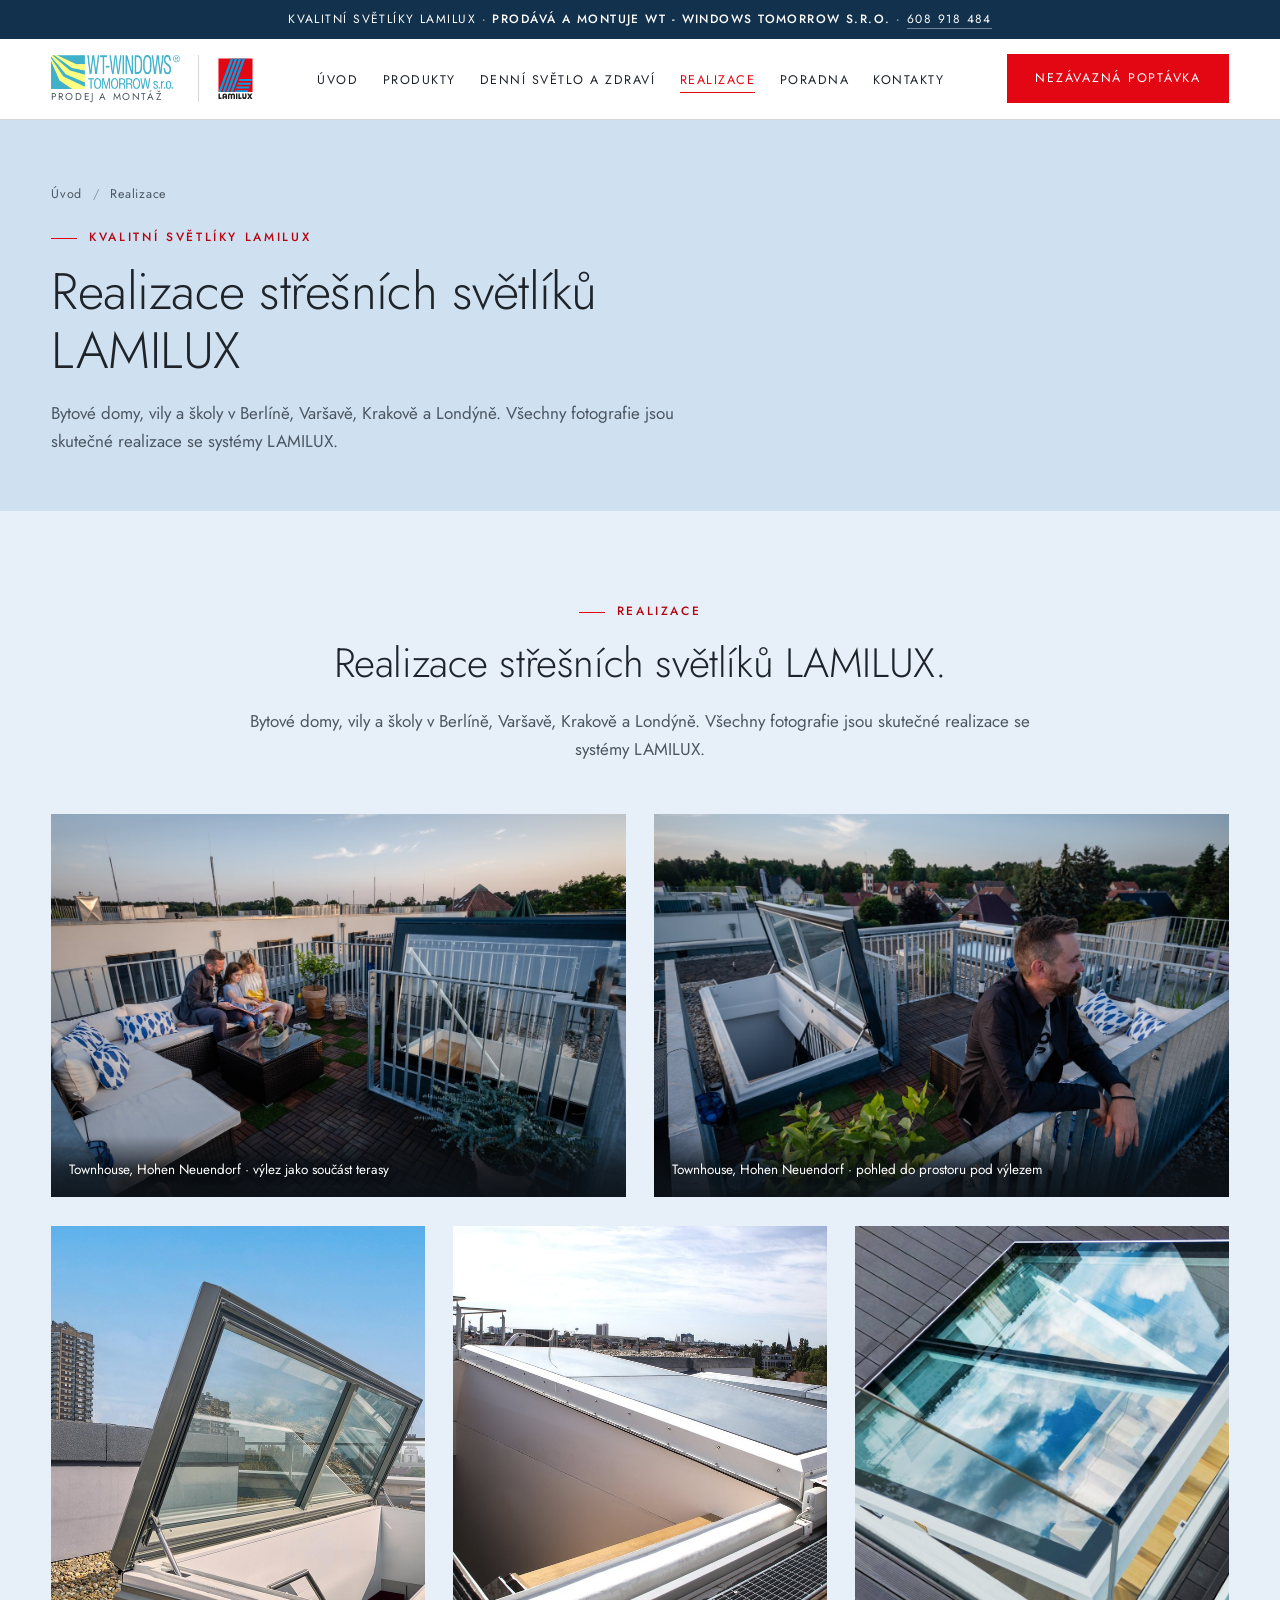
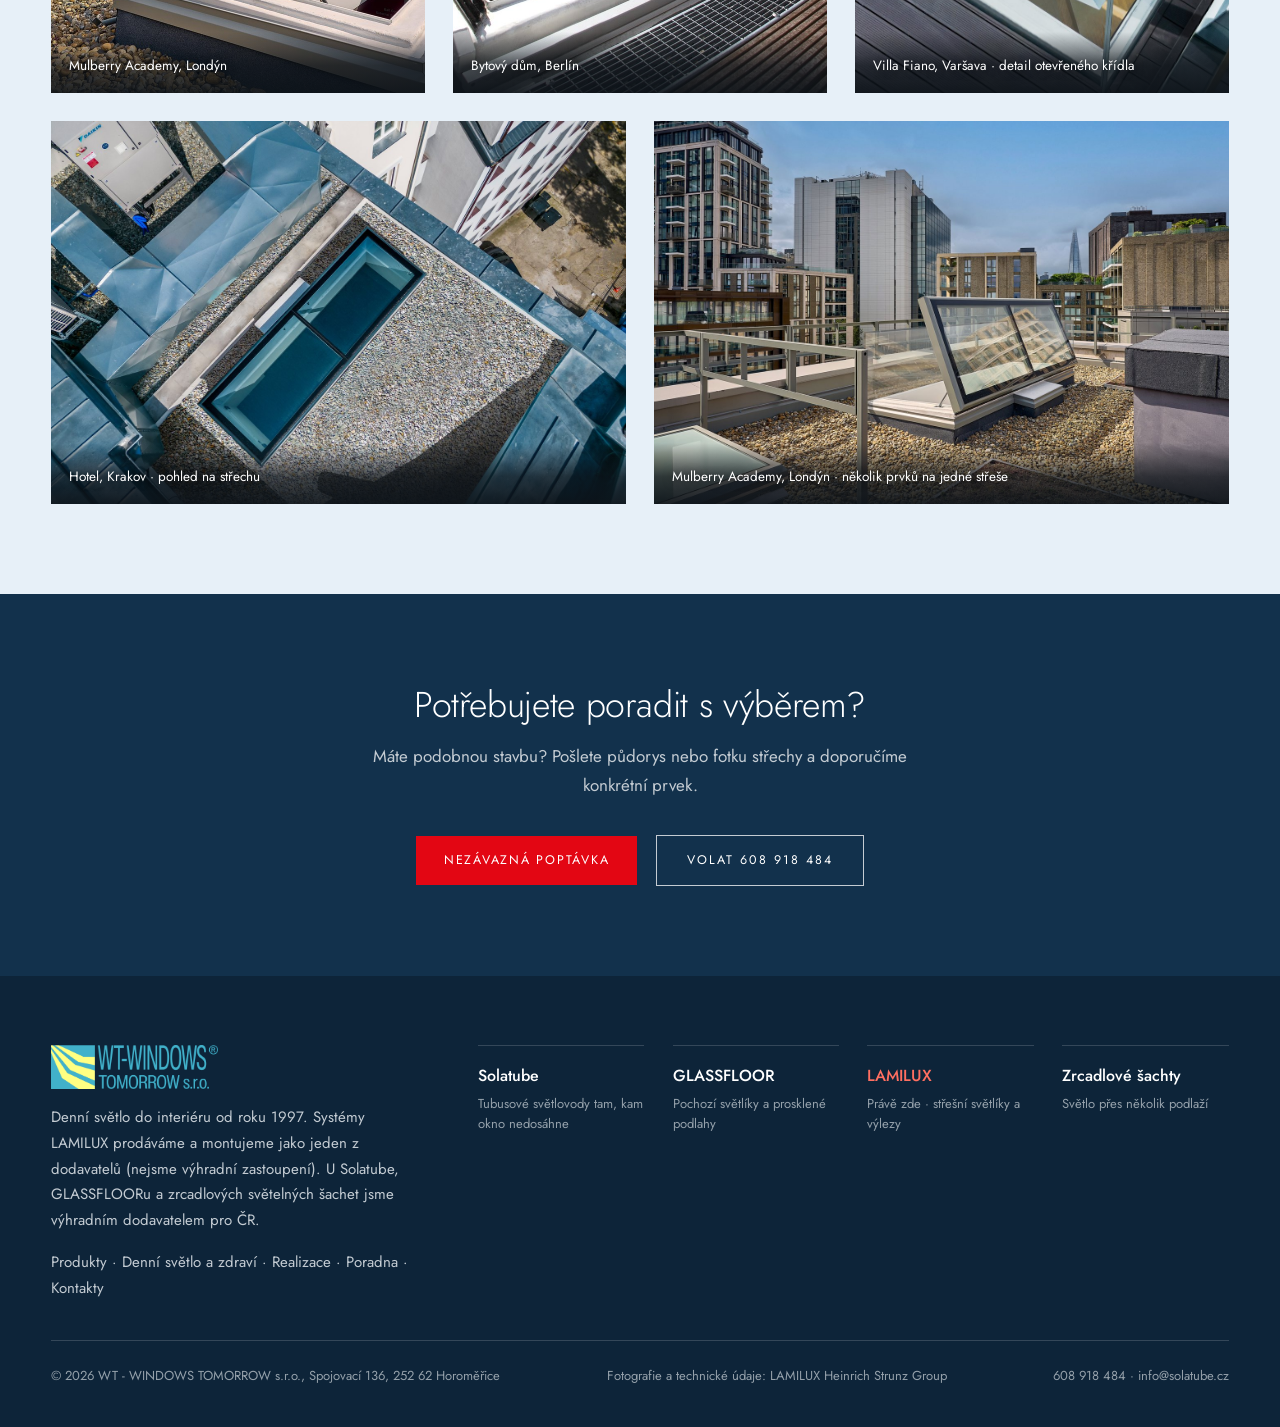
<file: realizace.html>
<!DOCTYPE html>
<html lang="cs">
<head>
<meta charset="UTF-8">
<meta name="viewport" content="width=device-width, initial-scale=1.0">
<title>Realizace střešních světlíků LAMILUX: byty, vily, školy, hotely | kvalitní světlíky</title>
<meta name="description" content="Skutečné realizace střešních světlíků a výlezů LAMILUX na bytových domech, vilách, školách a hotelech v Berlíně, Varšavě, Krakově a Londýně. Prodává a montuje WT.">
<meta name="author" content="WT - WINDOWS TOMORROW s.r.o.">
<meta name="keywords" content="realizace střešních světlíků, referenční stavby LAMILUX, střešní výlez terasa, světlík škola, světlík bytový dům">
<meta name="theme-color" content="#12314c">
<!-- POZOR: před spuštěním webu na doméně SMAZAT následující řádek (noindex) -->
<meta name="robots" content="noindex, nofollow">
<link rel="canonical" href="https://www.kvalitnisvetliky.cz/realizace.html">

<meta property="og:title" content="Realizace střešních světlíků LAMILUX: byty, vily, školy, hotely | kvalitní světlíky">
<meta property="og:description" content="Skutečné realizace střešních světlíků a výlezů LAMILUX na bytových domech, vilách, školách a hotelech v Berlíně, Varšavě, Krakově a Londýně. Prodává a montuje WT.">
<meta property="og:type" content="website">
<meta property="og:url" content="https://www.kvalitnisvetliky.cz/realizace.html">
<meta property="og:locale" content="cs_CZ">
<meta property="og:site_name" content="Kvalitní světlíky LAMILUX · WT - WINDOWS TOMORROW">
<meta property="og:image" content="https://www.kvalitnisvetliky.cz/img/g-mulberry-strecha.jpg">
<meta name="twitter:card" content="summary_large_image">
<meta name="twitter:title" content="Realizace střešních světlíků LAMILUX: byty, vily, školy, hotely | kvalitní světlíky">
<meta name="twitter:description" content="Skutečné realizace střešních světlíků a výlezů LAMILUX na bytových domech, vilách, školách a hotelech v Berlíně, Varšavě, Krakově a Londýně. Prodává a montuje WT.">
<meta name="twitter:image" content="https://www.kvalitnisvetliky.cz/img/g-mulberry-strecha.jpg">

<link rel="preconnect" href="https://fonts.googleapis.com">
<link rel="preconnect" href="https://fonts.gstatic.com" crossorigin>
<link href="https://fonts.googleapis.com/css2?family=Jost:wght@300;400;500&display=swap" rel="stylesheet">
<link rel="stylesheet" href="css/lx.css">
<link rel="icon" href="img/lamilux-logo.svg" type="image/svg+xml">
<script type="application/ld+json">
{
 "@context": "https://schema.org",
 "@graph": [
  {
   "@type": "Organization",
   "@id": "https://www.kvalitnisvetliky.cz/#organizace",
   "name": "WT - WINDOWS TOMORROW s.r.o.",
   "url": "https://www.kvalitnisvetliky.cz/",
   "logo": "https://www.kvalitnisvetliky.cz/img/wt-logo-barva.png",
   "foundingDate": "1997",
   "description": "Specialista na denní světlo v interiéru. Prodává a montuje střešní světlíky, kopulové světlíky a střešní výlezy LAMILUX pro ploché střechy. Nejsme výhradní zastoupení LAMILUX, jsme jedním z dodavatelů. Výhradním dodavatelem pro Českou republiku je WT u světlovodů Solatube, prosklených podlah GLASSFLOOR a zrcadlových světelných šachet.",
   "telephone": "+420608918484",
   "email": "info@solatube.cz",
   "address": {
    "@type": "PostalAddress",
    "streetAddress": "Spojovací 136",
    "postalCode": "252 62",
    "addressLocality": "Horoměřice",
    "addressRegion": "Středočeský kraj",
    "addressCountry": "CZ"
   },
   "areaServed": {
    "@type": "Country",
    "name": "Česká republika"
   },
   "knowsAbout": [
    "kvalitní světlíky",
    "střešní světlík na plochou střechu",
    "kopulový světlík",
    "střešní výlez",
    "denní osvětlení budov",
    "odvod kouře a tepla",
    "ČSN EN 17037"
   ],
   "sameAs": [
    "https://www.lamilux.cz",
    "https://www.solatube.cz",
    "https://glassfloor.cz"
   ]
  },
  {
   "@type": "WebSite",
   "@id": "https://www.kvalitnisvetliky.cz/#web",
   "url": "https://www.kvalitnisvetliky.cz/",
   "name": "Kvalitní světlíky LAMILUX · WT - WINDOWS TOMORROW",
   "inLanguage": "cs-CZ",
   "publisher": {
    "@id": "https://www.kvalitnisvetliky.cz/#organizace"
   }
  },
  {
   "@type": "WebPage",
   "@id": "https://www.kvalitnisvetliky.cz/realizace.html#stranka",
   "url": "https://www.kvalitnisvetliky.cz/realizace.html",
   "name": "Realizace střešních světlíků LAMILUX: byty, vily, školy, hotely | kvalitní světlíky",
   "description": "Skutečné realizace střešních světlíků a výlezů LAMILUX na bytových domech, vilách, školách a hotelech v Berlíně, Varšavě, Krakově a Londýně. Prodává a montuje WT.",
   "inLanguage": "cs-CZ",
   "isPartOf": {
    "@id": "https://www.kvalitnisvetliky.cz/#web"
   },
   "about": {
    "@id": "https://www.kvalitnisvetliky.cz/#organizace"
   },
   "dateModified": "2026-09-30",
   "primaryImageOfPage": "https://www.kvalitnisvetliky.cz/img/g-mulberry-strecha.jpg"
  },
  {
   "@type": "BreadcrumbList",
   "itemListElement": [
    {
     "@type": "ListItem",
     "position": 1,
     "name": "Úvod",
     "item": "https://www.kvalitnisvetliky.cz/"
    },
    {
     "@type": "ListItem",
     "position": 2,
     "name": "Realizace",
     "item": "https://www.kvalitnisvetliky.cz/realizace.html"
    }
   ]
  }
 ]
}
</script>
</head>
<body>

<div class="claim">Kvalitní světlíky LAMILUX · <b>prodává a montuje WT - WINDOWS TOMORROW s.r.o.</b> · <a href="tel:+420608918484">608 918 484</a></div>

<header id="hdr">
  <div class="nav">
    <div class="brand">
      <a href="index.html" class="b-wt" aria-label="WT - WINDOWS TOMORROW s.r.o., úvodní strana"><img src="img/wt-logo-barva.png" alt="WT - WINDOWS TOMORROW s.r.o." width="900" height="237"><small>Prodej a montáž</small></a>
      <a href="index.html" class="b-lxl" aria-label="LAMILUX · kvalitní světlíky"><img class="b-lx" src="img/lamilux-logo.svg" alt="LAMILUX" width="120" height="143"></a>
    </div>
    <nav aria-label="Hlavní navigace">
      <ul><li><a href="index.html">Úvod</a></li><li><a href="produkty.html">Produkty</a></li><li><a href="denni-svetlo-a-zdravi.html">Denní světlo a zdraví</a></li><li><a href="realizace.html" class="act" aria-current="page">Realizace</a></li><li><a href="poradna.html">Poradna</a></li><li><a href="kontakty.html">Kontakty</a></li></ul>
    </nav>
    <a class="cta" href="kontakty.html#poptavka">Nezávazná poptávka</a>
    <button class="menu-btn" id="menuBtn" aria-label="Menu" aria-expanded="false">
      <i></i><i></i><i></i>
    </button>
  </div>
  <div class="mmenu" id="mmenu">
    <a href="index.html">Úvod</a><a href="produkty.html">Produkty</a><a href="denni-svetlo-a-zdravi.html">Denní světlo a zdraví</a><a href="realizace.html">Realizace</a><a href="poradna.html">Poradna</a><a href="kontakty.html">Kontakty</a>
    <a href="kontakty.html#poptavka">Nezávazná poptávka</a>
  </div>
</header>

<main id="top">
  <section class="pagehead" aria-labelledby="ph-h">
    <div class="wrap">
      <p class="crumbs"><a href="index.html">Úvod</a> <span aria-hidden="true">/</span> Realizace</p>
      <p class="k"><span class="rule"></span>Kvalitní světlíky LAMILUX</p>
      <h1 class="h1" id="ph-h">Realizace střešních světlíků LAMILUX</h1>
      <p class="lead">Bytové domy, vily a školy v Berlíně, Varšavě, Krakově a Londýně. Všechny fotografie jsou skutečné realizace se systémy LAMILUX.</p>
    </div>
  </section>

<section id="realizace" class="soft">
    <div class="wrap">
      <div class="head center rv mb-l">
        <p class="k"><span class="rule"></span>Realizace</p>
        <h2 class="h2">Realizace střešních světlíků LAMILUX.</h2>
        <p class="lead dim">Bytové domy, vily a školy v Berlíně, Varšavě, Krakově a Londýně.
          Všechny fotografie jsou skutečné realizace se systémy LAMILUX.</p>
      </div>
      <div class="gal">
        <figure class="w6 h-wide rv">
          <img src="img/g-townhouse-terasa.jpg" alt="Střešní terasa s posezením a proskleným střešním výlezem, Hohen Neuendorf" width="1400" height="933" loading="lazy">
          <figcaption>Townhouse, Hohen Neuendorf · výlez jako součást terasy</figcaption>
        </figure>
        <figure class="w6 h-wide rv">
          <img src="img/g-townhouse-vylez.jpg" alt="Pohled shora do prostoru se schodištěm pod otevřeným střešním výlezem" width="1400" height="933" loading="lazy">
          <figcaption>Townhouse, Hohen Neuendorf · pohled do prostoru pod výlezem</figcaption>
        </figure>
        <figure class="w4 h-tall rv">
          <img src="img/g-mulberry-vylez.jpg" alt="Otevřený prosklený střešní výlez na střeše školy Mulberry Academy v Londýně" width="1400" height="934" loading="lazy">
          <figcaption>Mulberry Academy, Londýn</figcaption>
        </figure>
        <figure class="w4 h-tall rv">
          <img src="img/g-berlin-vylez.jpg" alt="Prosklený střešní výlez otevřený na ploché střeše bytového domu v Berlíně" width="1400" height="933" loading="lazy">
          <figcaption>Bytový dům, Berlín</figcaption>
        </figure>
        <figure class="w4 h-tall rv">
          <img src="img/g-villa-vylez.jpg" alt="Detail otevřeného proskleného střešního výlezu na terase vily" width="1400" height="1050" loading="lazy">
          <figcaption>Villa Fiano, Varšava · detail otevřeného křídla</figcaption>
        </figure>
        <figure class="w6 h-wide rv">
          <img src="img/g-hotel-krakow.jpg" alt="Pohled shora na prosklený střešní světlík hotelu v Krakově" width="1400" height="933" loading="lazy">
          <figcaption>Hotel, Krakov · pohled na střechu</figcaption>
        </figure>
        <figure class="w6 h-wide rv">
          <img src="img/g-mulberry-strecha.jpg" alt="Ploché střechy školy v Londýně s prosklenými světlíky a výlezy" width="1400" height="934" loading="lazy">
          <figcaption>Mulberry Academy, Londýn · několik prvků na jedné střeše</figcaption>
        </figure>
      </div>
    </div>
  </section>  <section class="deep ctaband">
    <div class="wrap center">
      <h2 class="h2">Potřebujete poradit s výběrem?</h2>
      <p class="lead dim" style="margin:16px auto 30px;max-width:60ch">Máte podobnou stavbu? Pošlete půdorys nebo fotku střechy a doporučíme konkrétní prvek.</p>
      <a class="cta" href="kontakty.html#poptavka">Nezávazná poptávka</a>
      <a class="lnk" style="margin-left:14px" href="tel:+420608918484">Volat 608 918 484</a>
    </div>
  </section>

</main>

<footer>
  <div class="wrap">
    <div class="f-top">
      <div>
        <img src="img/wt-logo-barva.png" alt="WT - WINDOWS TOMORROW s.r.o." width="900" height="237">
        <p>Denní světlo do interiéru od roku 1997. Systémy LAMILUX prodáváme a montujeme jako jeden z dodavatelů
          (nejsme výhradní zastoupení). U Solatube, GLASSFLOORu a zrcadlových světelných šachet jsme výhradním
          dodavatelem pro ČR.</p>
        <p class="f-nav"><a href="produkty.html">Produkty</a> · <a href="denni-svetlo-a-zdravi.html">Denní světlo a zdraví</a> · <a href="realizace.html">Realizace</a> · <a href="poradna.html">Poradna</a> · <a href="kontakty.html">Kontakty</a></p>
      </div>
      <div class="fam">
        <a href="https://www.solatube.cz" target="_blank" rel="noopener">
          <b>Solatube</b><small>Tubusové světlovody tam, kam okno nedosáhne</small></a>
        <a href="https://glassfloor.cz" target="_blank" rel="noopener">
          <b>GLASSFLOOR</b><small>Pochozí světlíky a prosklené podlahy</small></a>
        <span class="here"><b>LAMILUX</b><small>Právě zde · střešní světlíky a výlezy</small></span>
        <a href="https://www.svetlosachtou.cz" target="_blank" rel="noopener">
          <b>Zrcadlové šachty</b><small>Světlo přes několik podlaží</small></a>
      </div>
    </div>
    <div class="f-bot">
      <span>© <span id="rok">2026</span> WT - WINDOWS TOMORROW s.r.o., Spojovací 136, 252 62 Horoměřice</span>
      <span>Fotografie a technické údaje: LAMILUX Heinrich Strunz Group</span>
      <span><a href="tel:+420608918484">608 918 484</a> · <a href="mailto:info@solatube.cz">info@solatube.cz</a></span>
    </div>
  </div>
</footer>

<script src="js/lx.js"></script>
</body>
</html>
</file>
<file: css/lx.css>
/* ==========================================================================
   LAMILUX  ·  střešní světlíky a výlezy pro ploché střechy
   Prodává a montuje WT - WINDOWS TOMORROW s.r.o.

   DESIGN = stejná úroveň a stejný jazyk jako web Solatube (dev.solatube.cz),
   protože LAMILUX i Solatube jsou v nabídce firmy běžně dostupné produkty.
   Ocelový prémiový vzhled zůstává vyhrazený GLASSFLOORu a zrcadlovým šachtám.
     · písmo Jost, základ 17 px
     · světlé vzdušné plochy: bílá + modrošedá #e3e9f0 (obojí ze Solatube)
     · horní tmavá lišta s claimem, bílá hlavička logo + menu + tlačítko
     · úvodní fotka přes celou obrazovku, text na střed, kapitálka nad nadpisem
     · nadpisy sekcí na střed, tenké orámované odkazy
   BARVY (schváleno majitelem 2. 9. 2026): v odstínech modré jsou POUZE plochy —
   pozadí sekcí, karet i tmavých bloků. Text zůstává tmavý (ne modrý) a akcent
   je červená LAMILUX. Vybraná varianta „sytější modrá pozadí"; jemnější a
   výraznější varianta jsou uložené v _navrhy-vzhledu.
   ========================================================================== */

:root{
  --paper:#fbfdff;
  --bg-alt:#cfe0f0;        /* modrošedá ze Solatube, o něco sytější */
  --bg-soft:#e7f0f8;
  --ink:#1e242a;
  --ink-soft:#4c5763;
  --line:rgba(30,36,42,.18);
  --line-2:rgba(30,36,42,.1);

  --red:#e30613;           /* akcent LAMILUX (u Solatube je tu zlatá) */
  --red-deep:#b40410;
  --red-soft:#ff6f61;

  --bar:#12314c;           /* tmavá lišta, tmavé bloky a patička */
  --bar-2:#0d2439;
  --grey:#c3cbd2;
  --grey-2:#94a0aa;

  --max:2200px;
  --gut:clamp(20px,4vw,96px);
  --gap:clamp(18px,2.2vw,30px);
  --s-xl:clamp(66px,7vw,116px);
  --s-md:clamp(50px,5.4vw,88px);

  --sans:"Jost","Segoe UI",Helvetica,Arial,sans-serif;
  --ease:cubic-bezier(.22,.61,.36,1);
}

*{margin:0;padding:0;box-sizing:border-box}
html{scroll-behavior:smooth;-webkit-text-size-adjust:100%;font-size:106%}
body{font-family:var(--sans);font-weight:400;font-size:17px;line-height:1.72;
  color:var(--ink);background:var(--paper);overflow-x:hidden}
img{display:block;max-width:100%}
a{color:inherit;text-decoration:none}
button{font:inherit;color:inherit;background:none;border:none;cursor:pointer}
ul,ol{list-style:none}
::selection{background:var(--red);color:#fff}
:focus-visible{outline:2px solid var(--red);outline-offset:3px}

.wrap{max-width:var(--max);margin:0 auto;padding:0 var(--gut)}

/* ---------- typografie ---------- */
.h1{font-weight:300;letter-spacing:-.01em;line-height:1.16;font-size:clamp(31px,4vw,60px)}
.h2{font-weight:300;letter-spacing:-.01em;line-height:1.2;font-size:clamp(27px,3.2vw,44px)}
.h3{font-weight:400;letter-spacing:-.005em;line-height:1.24;font-size:clamp(21px,2.2vw,32px)}
.h4{font-weight:500;line-height:1.3;font-size:clamp(18px,1.45vw,22px)}
.lead{font-weight:400;font-size:clamp(17px,1.3vw,20px);line-height:1.66;color:var(--ink-soft)}
.k{font-size:12px;letter-spacing:.22em;text-transform:uppercase;font-weight:500;color:var(--red-deep)}
.k .rule{display:inline-block;width:26px;height:1px;background:var(--red);
  vertical-align:middle;margin-right:12px}
.dim{color:var(--ink-soft)}
.mb-s{margin-bottom:16px}
.mb-m{margin-bottom:28px}
.mb-l{margin-bottom:clamp(32px,4vw,56px)}

/* ---------- odkazy a tlačítka ---------- */
.lnk{display:inline-block;font-size:12.5px;letter-spacing:.16em;text-transform:uppercase;
  border:1px solid var(--ink);padding:14px 30px;transition:background .3s,color .3s,border-color .3s}
.lnk:hover{background:var(--ink);color:#fff}
.lnk-soft{font-size:15px;border-bottom:1px solid var(--line);padding-bottom:4px;
  display:inline-block;transition:border-color .3s,color .3s}
.lnk-soft:hover{border-color:var(--red);color:var(--red)}
.cta{display:inline-block;font-size:12.5px;letter-spacing:.14em;text-transform:uppercase;
  background:var(--red);color:#fff;padding:14px 28px;transition:background .3s}
.cta:hover{background:var(--red-deep);color:#fff}

/* ---------- odhalování při scrollu ---------- */
.rv{opacity:0;transform:translateY(22px);transition:opacity .9s var(--ease),transform 1s var(--ease)}
.rv.on{opacity:1;transform:none}
@media(prefers-reduced-motion:reduce){.rv{opacity:1!important;transform:none!important;transition:none}}

/* ---------- plochy sekcí ---------- */
section{padding:var(--s-xl) 0;position:relative;scroll-margin-top:110px}
.alt{background:var(--bg-alt)}
.soft{background:var(--bg-soft)}
.deep{background:var(--bar);color:#fff}
.deep .dim,.deep .lead{color:var(--grey)}
.deep .k{color:var(--red-soft)}
.deep .lnk{border-color:rgba(255,255,255,.75);color:#fff}
.deep .lnk:hover{background:#fff;color:var(--bar)}

/* ==========================================================================
   HORNÍ LIŠTA A HLAVIČKA (jako Solatube)
   ========================================================================== */
.claim{background:var(--bar);color:#fff;text-align:center;font-size:12px;letter-spacing:.12em;
  text-transform:uppercase;padding:9px 16px}
.claim b{font-weight:500}
header{position:sticky;top:0;z-index:60;background:#fff;border-bottom:1px solid var(--line)}
.nav{display:flex;align-items:center;justify-content:space-between;gap:22px;min-height:80px;
  max-width:none;margin:0;padding:10px var(--gut);transition:min-height .35s var(--ease)}
header.scrolled .nav{min-height:66px}
.brand{display:flex;align-items:center;gap:14px}
.brand img{height:44px;width:auto;transition:height .35s var(--ease)}
header.scrolled .brand img{height:36px}
.brand span{font-size:11px;letter-spacing:.16em;text-transform:uppercase;color:var(--ink-soft);
  border-left:1px solid var(--line);padding-left:14px;line-height:1.45;max-width:200px}
.nav ul{display:flex;gap:clamp(14px,1.9vw,30px)}
.nav ul a{font-size:12.5px;letter-spacing:.12em;text-transform:uppercase;transition:color .25s}
.nav ul a:hover{color:var(--red)}
.menu-btn{display:none;flex-direction:column;gap:6px;padding:6px}
.menu-btn i{display:block;width:26px;height:1px;background:var(--ink);transition:transform .3s,opacity .3s}
header.menu-open .menu-btn i:nth-child(1){transform:translateY(7px) rotate(45deg)}
header.menu-open .menu-btn i:nth-child(2){opacity:0}
header.menu-open .menu-btn i:nth-child(3){transform:translateY(-7px) rotate(-45deg)}
.mmenu{display:none;background:#fff;border-top:1px solid var(--line);padding:18px var(--gut) 30px}
.mmenu a{display:block;padding:13px 0;font-size:17px;border-bottom:1px solid var(--line-2)}
@media(max-width:1100px){
  .nav ul,.nav>.cta{display:none}
  .menu-btn{display:flex}
  header.menu-open .mmenu{display:block}
  .brand span{display:none}
}

/* ==========================================================================
   ÚVOD: fotka přes celou obrazovku, text na střed (jako Solatube)
   ========================================================================== */
.hero{position:relative;min-height:calc(100svh - 120px);display:flex;align-items:center;
  justify-content:center;text-align:center;overflow:hidden;background:var(--bg-alt)}
.hero-img{position:absolute;inset:0}
.hero-img img{width:100%;height:100%;object-fit:cover;object-position:center 58%;
  animation:heroIn 2s var(--ease) both}
@keyframes heroIn{from{transform:scale(1.05);opacity:.3}to{transform:none;opacity:1}}
.hero::after{content:"";position:absolute;inset:0;pointer-events:none;
  background:radial-gradient(ellipse at 50% 54%,rgba(255,255,255,.9) 0%,rgba(255,255,255,.62) 38%,rgba(255,255,255,.24) 100%)}
.hero .in{position:relative;z-index:2;padding:clamp(70px,10vh,120px) var(--gut);max-width:1000px}
.hero .h1{text-shadow:0 1px 20px rgba(255,255,255,.8)}
.hero .k{margin-bottom:18px;color:var(--red)}
.hero p{margin:22px auto 0;max-width:54ch;color:#3b444d;font-size:clamp(17px,1.3vw,19px)}
.hero .lnk{margin-top:clamp(28px,4vh,42px)}
.hero-cap{position:absolute;left:var(--gut);right:var(--gut);bottom:18px;z-index:2;text-align:center;
  font-size:11px;letter-spacing:.1em;text-transform:uppercase;color:#5c666f}
@media(max-width:700px){.hero-cap{display:none}}

/* ==========================================================================
   OBECNÉ BLOKY
   ========================================================================== */
.center{text-align:center;max-width:820px;margin-left:auto;margin-right:auto}
.two{display:grid;grid-template-columns:1fr 1fr;gap:clamp(28px,4.4vw,76px);align-items:center}
.head{max-width:68ch}
.head.center{max-width:820px}
.head .h2{margin:16px 0 20px}
.zkratka{border-top:1px solid var(--line);margin-top:30px;padding-top:22px}
.zkratka li{font-size:16px;color:var(--ink-soft);padding-left:18px;position:relative;margin-bottom:10px}
.zkratka li::before{content:"";position:absolute;left:0;top:13px;width:8px;height:1px;background:var(--red)}
figure.frame img{width:100%;max-height:min(74vh,700px);object-fit:cover;object-position:center 28%}
figure.frame figcaption{font-size:13px;color:var(--ink-soft);padding-top:12px}

/* blok „Ve zkratce" = faktický souhrn pro čtenáře i vyhledávače */
.fakta{max-width:960px;margin:0 auto}
.fakta li{position:relative;padding:0 0 16px 24px;margin-bottom:16px;font-size:16px;line-height:1.65;
  color:var(--ink-soft);border-bottom:1px solid var(--line-2)}
.fakta li:last-child{border-bottom:0;padding-bottom:0;margin-bottom:0}
.fakta li::before{content:"";position:absolute;left:0;top:12px;width:10px;height:1px;background:var(--red)}
.fakta b{color:var(--ink);font-weight:500}

/* karty situací */
.sit{display:grid;grid-template-columns:repeat(4,1fr);gap:var(--gap)}
.sit-card{background:#fff;border:1px solid var(--line);display:flex;flex-direction:column;
  transition:box-shadow .4s var(--ease),transform .4s var(--ease)}
.sit-card:hover{box-shadow:0 16px 40px rgba(18,49,76,.15);transform:translateY(-3px)}
.sit-card .ph{overflow:hidden;background:var(--bg-alt);aspect-ratio:4/3}
.sit-card img{width:100%;height:100%;object-fit:cover;transition:transform 1.1s var(--ease)}
.sit-card:hover img{transform:scale(1.04)}
.sit-card figcaption{padding:22px 22px 26px}
.sit-card .h4{margin-bottom:8px}
.sit-card p{font-size:15px;line-height:1.6;color:var(--ink-soft)}

/* ==========================================================================
   PRODUKTY
   ========================================================================== */
.grp{margin-top:var(--s-md);scroll-margin-top:120px}
.grp:first-of-type{margin-top:clamp(28px,3.6vw,52px)}
.grp-head{text-align:center;max-width:820px;margin:0 auto clamp(28px,3.4vw,48px);
  padding-bottom:22px;border-bottom:1px solid var(--line)}
.grp-head .h3{margin:12px 0 14px}
.grp-head p{font-size:16px;color:var(--ink-soft)}

.prods{display:grid;grid-template-columns:repeat(auto-fit,minmax(320px,1fr));gap:var(--gap)}
/* trojsloupcová skupina: buňky stejně velké, neúplný poslední řádek se zarovná na střed */
.prods.c3{display:flex;flex-wrap:wrap;justify-content:center;gap:var(--gap)}
.prods.c3 > .prod{flex:0 0 calc((100% - 2*var(--gap)) / 3)}
.prods.c2{grid-template-columns:repeat(2,1fr)}
@media(max-width:1180px){.prods.c3 > .prod{flex-basis:calc((100% - var(--gap)) / 2)}}
@media(max-width:760px){
  .prods,.prods.c2{grid-template-columns:1fr}
  .prods.c3 > .prod{flex-basis:100%}
}

.prod{background:var(--bg-soft);border:1px solid var(--line);display:flex;flex-direction:column;
  transition:box-shadow .4s var(--ease),transform .4s var(--ease)}
.prod:hover{box-shadow:0 18px 46px rgba(18,49,76,.14);transform:translateY(-3px)}
.prod-img{position:relative;overflow:hidden;aspect-ratio:16/9;background:#fff}
.prod-img img{width:100%;height:100%;object-fit:cover}
.prod-img img.render{object-fit:contain;padding:8px}
.prod.feature .prod-img img.render{padding:clamp(14px,2vw,30px)}
.prod-tag{position:absolute;top:0;left:0;background:var(--red);color:#fff;font-size:11px;
  letter-spacing:.14em;text-transform:uppercase;padding:6px 12px;z-index:2}
.prod-body{padding:26px 26px 4px;flex:1;display:flex;flex-direction:column}
.prod-body .sub{font-size:11.5px;letter-spacing:.16em;text-transform:uppercase;color:var(--red-deep);margin-bottom:10px}
.prod-body h4{font-size:21px;font-weight:400;line-height:1.25;margin-bottom:12px}
.prod-body p{font-size:15.5px;line-height:1.64;color:var(--ink-soft);margin-bottom:18px}
.prod-body .par{margin-top:auto}          /* parametry a fotka drží u spodní hrany karty */

/* tabulka parametrů v kartě */
.par{border-top:1px solid var(--line-2);margin-bottom:18px}
.par div{display:flex;justify-content:space-between;gap:16px;padding:10px 0;
  border-bottom:1px solid var(--line-2);font-size:13.5px}
.par dt{letter-spacing:.1em;text-transform:uppercase;color:var(--ink-soft);flex:0 0 auto}
.par dd{text-align:right}

.prod-shots{display:grid;grid-template-columns:1fr 1fr;gap:2px}
.prod-shots img{width:100%;height:clamp(140px,12vw,190px);object-fit:cover}
.prod-shots.one{grid-template-columns:1fr}
.prod-shots.one img{height:clamp(160px,14vw,220px)}

/* jeden prvek ve skupině = široká karta */

.prod.feature{display:grid;grid-template-columns:1.05fr 1fr;align-items:stretch}
.prod.feature .prod-img{grid-row:1 / span 2;aspect-ratio:auto;min-height:360px}
.prod.feature .prod-body{padding:clamp(26px,3vw,44px) clamp(26px,3vw,44px) 8px}
.prod.feature details.tech{margin:0 clamp(26px,3vw,44px) clamp(20px,2.4vw,34px)}
@media(max-width:860px){
  .prod.feature{grid-template-columns:1fr}
  .prod.feature .prod-img{grid-row:auto;aspect-ratio:16/9;min-height:0}
}

details.tech{border-top:1px solid var(--line);margin:0 26px 22px}
details.tech summary{list-style:none;cursor:pointer;padding:15px 0 4px;font-size:12.5px;letter-spacing:.14em;
  text-transform:uppercase;display:flex;align-items:center;justify-content:space-between;color:var(--ink-soft);
  transition:color .25s}
details.tech summary:hover{color:var(--red)}
details.tech summary::-webkit-details-marker{display:none}
details.tech summary::after{content:"+";font-size:18px;line-height:1;color:var(--red)}
details.tech[open] summary::after{content:"–"}
details.tech .tech-in{padding:8px 0 16px}
details.tech h5{font-size:11.5px;letter-spacing:.16em;text-transform:uppercase;color:var(--red-deep);margin:16px 0 8px}
details.tech h5:first-child{margin-top:4px}
details.tech li{font-size:14.5px;line-height:1.6;color:var(--ink-soft);padding-left:16px;position:relative;margin-bottom:7px}
details.tech li::before{content:"";position:absolute;left:0;top:11px;width:6px;height:1px;background:var(--red)}

/* srovnávací tabulka */
.tbl-scroll{overflow-x:auto;-webkit-overflow-scrolling:touch}
table.cmp{width:100%;border-collapse:collapse;min-width:820px;font-size:15px;background:#fff}
table.cmp th,table.cmp td{text-align:left;padding:15px 16px;border-bottom:1px solid var(--line-2);vertical-align:top}
table.cmp th{font-size:11.5px;letter-spacing:.14em;text-transform:uppercase;font-weight:500;color:var(--red-deep);
  border-bottom-color:var(--line)}
table.cmp td{color:var(--ink-soft)}
table.cmp td:first-child{color:var(--ink)}
table.cmp tr:hover td{background:var(--bg-soft)}

/* slovníček pojmů */
.pojmy{display:grid;grid-template-columns:repeat(3,1fr);gap:clamp(20px,2.6vw,40px);max-width:none;margin:0 auto}
.pojmy > div{border-top:1px solid var(--line);padding-top:20px}
.pojmy dt{font-size:17.5px;font-weight:500;line-height:1.3;margin-bottom:10px}
.pojmy dd{font-size:15px;line-height:1.62;color:var(--ink-soft)}
@media(max-width:1000px){.pojmy{grid-template-columns:repeat(2,1fr)}}
@media(max-width:640px){.pojmy{grid-template-columns:1fr}}

/* ==========================================================================
   REALIZACE
   ========================================================================== */
.gal{display:grid;grid-template-columns:repeat(12,1fr);gap:var(--gap)}
.gal figure{position:relative;overflow:hidden;background:var(--bg-alt)}
.gal img{width:100%;height:100%;object-fit:cover;transition:transform 1.2s var(--ease)}
.gal figure:hover img{transform:scale(1.04)}
.gal figcaption{position:absolute;inset:auto 0 0 0;padding:22px 18px 16px;font-size:13.5px;color:#fff;
  text-shadow:0 1px 10px rgba(0,0,0,.55);
  background:linear-gradient(to top,rgba(12,18,24,.92) 0%,rgba(12,18,24,.72) 45%,rgba(12,18,24,0) 100%)}
.gal .w6{grid-column:span 6}
.gal .w4{grid-column:span 4}
.gal .h-tall img{aspect-ratio:4/5}
.gal .h-wide img{aspect-ratio:3/2}

/* ---------- postup (tmavý blok) ---------- */
.steps{display:grid;grid-template-columns:repeat(4,1fr);gap:var(--gap);counter-reset:s}
.step{padding-top:22px;border-top:1px solid rgba(255,255,255,.22)}
.step::before{counter-increment:s;content:"0" counter(s);display:block;font-size:11.5px;letter-spacing:.16em;
  color:var(--red-soft);margin-bottom:12px}
.step h4{font-size:19px;font-weight:500;margin-bottom:9px}
.step p{font-size:15px;color:var(--grey)}

/* ---------- výrobce a fakta ---------- */
.mfr{display:flex;align-items:flex-start;gap:24px;padding-bottom:clamp(24px,3vw,40px);
  margin-bottom:clamp(24px,3vw,40px);border-bottom:1px solid var(--line)}
.mfr img{width:clamp(74px,6.5vw,96px);height:auto;flex:0 0 auto}
.mfr p{font-size:15.5px;color:var(--ink-soft)}
.mfr b{font-weight:500;color:var(--ink)}
@media(max-width:560px){.mfr{flex-direction:column;gap:16px}}

.facts{display:grid;grid-template-columns:repeat(4,1fr);gap:var(--gap)}
.fact{border-top:1px solid var(--line);padding-top:20px}
.fact b{display:block;font-size:clamp(27px,3vw,42px);font-weight:300;line-height:1;margin-bottom:10px}
.fact span{font-size:15px;color:var(--ink-soft)}

/* ---------- FAQ ---------- */
.faq{max-width:900px;margin:0 auto}
.faq details{border-bottom:1px solid var(--line)}
.faq summary{list-style:none;cursor:pointer;padding:22px 0;font-size:clamp(17px,1.4vw,21px);font-weight:400;
  display:flex;gap:20px;align-items:flex-start;justify-content:space-between;transition:color .25s;text-align:left}
.faq summary:hover{color:var(--red)}
.faq summary::-webkit-details-marker{display:none}
.faq summary::after{content:"+";font-size:21px;line-height:1.2;color:var(--red);flex:0 0 auto}
.faq details[open] summary::after{content:"–"}
.faq .a{padding:0 0 24px;max-width:80ch;color:var(--ink-soft);font-size:16px;line-height:1.68;text-align:left}

/* ---------- kontakt (tmavý blok) ---------- */
.contact{display:grid;grid-template-columns:1fr 1fr;gap:clamp(30px,4.4vw,76px)}
.cbox{border-top:1px solid rgba(255,255,255,.22);padding-top:22px;margin-bottom:26px}
.cbox .k{margin-bottom:10px;display:block}
.cbox a{font-size:clamp(19px,1.7vw,25px);font-weight:400;border-bottom:1px solid rgba(255,255,255,.3);
  display:inline-block;padding-bottom:4px;transition:border-color .3s,color .3s}
.cbox a:hover{border-color:var(--red-soft);color:var(--red-soft)}
form{display:grid;gap:16px}
.f-row{display:grid;grid-template-columns:1fr 1fr;gap:16px}
label{display:block;font-size:11.5px;letter-spacing:.14em;text-transform:uppercase;color:var(--grey-2);margin-bottom:7px}
input,textarea,select{width:100%;background:transparent;border:0;border-bottom:1px solid rgba(255,255,255,.25);
  color:#fff;font:inherit;font-size:16.5px;padding:9px 0;transition:border-color .3s}
select option{background:var(--bar);color:#fff}
input:focus,textarea:focus,select:focus{outline:none;border-color:var(--red-soft)}
textarea{resize:vertical;min-height:92px}
.gdpr{font-size:13.5px;color:var(--grey-2);line-height:1.55}
.form-note{font-size:13.5px;color:var(--red-soft);min-height:20px}

/* ==========================================================================
   PATIČKA + RODINA ZNAČEK (společný podpis skupiny WT)
   ========================================================================== */
footer{background:var(--bar-2);color:#fff;padding:var(--s-md) 0 40px}
.f-top{display:grid;grid-template-columns:1fr 2fr;gap:clamp(26px,4vw,72px);
  padding-bottom:38px;border-bottom:1px solid rgba(255,255,255,.16)}
.f-top img{height:44px;width:auto;margin-bottom:16px}
.f-top p{font-size:15px;color:var(--grey);max-width:46ch}
.fam{display:grid;grid-template-columns:repeat(4,1fr);gap:var(--gap)}
.fam a,.fam span{display:block;border-top:1px solid rgba(255,255,255,.16);padding-top:16px;transition:border-color .3s}
.fam a:hover{border-color:var(--red-soft)}
.fam b{display:block;font-size:16px;font-weight:500;margin-bottom:5px}
.fam small{font-size:13px;color:var(--grey-2);line-height:1.5;display:block}
.fam .here b{color:var(--red-soft)}
.f-bot{display:flex;flex-wrap:wrap;gap:10px 30px;justify-content:space-between;padding-top:24px;
  font-size:13px;color:var(--grey-2)}

/* ==========================================================================
   RESPONZIVITA
   ========================================================================== */
@media(max-width:1180px){
  .sit{grid-template-columns:repeat(2,1fr)}
  .steps,.facts{grid-template-columns:repeat(2,1fr)}
}
@media(max-width:860px){
  section{padding:var(--s-md) 0}
  .two,.contact{grid-template-columns:1fr}
  .f-top{grid-template-columns:1fr}
  .fam{grid-template-columns:1fr 1fr}
  .gal .w6,.gal .w4{grid-column:span 6}
  .f-row{grid-template-columns:1fr}
}
@media(max-width:560px){
  .sit,.steps,.facts{grid-template-columns:1fr}
  .hero .k{font-size:11px;letter-spacing:.14em}
  .gal .w6,.gal .w4{grid-column:span 12}
  .claim{font-size:11px;letter-spacing:.06em}
}

/* ==========================================================================
   VÍCESTRÁNKOVÝ WEB (30. 9. 2026): dvě loga v hlavičce, podstránky, tým
   ========================================================================== */
.claim a{border-bottom:1px solid rgba(255,255,255,.4)}
.brand{gap:0}
.brand .b-lx img,.brand img.b-lx{height:44px;width:auto;transition:height .35s var(--ease)}
.brand .b-wt{display:flex;flex-direction:column;align-items:flex-start;gap:3px;margin-right:18px;padding-right:18px;border-right:1px solid var(--line)}
.brand .b-wt img{height:34px;width:auto;transition:height .35s var(--ease)}
.brand .b-wt small{font-size:10px;letter-spacing:.16em;text-transform:uppercase;color:var(--ink-soft);line-height:1}
header.scrolled .brand img.b-lx{height:36px}
header.scrolled .brand .b-wt img{height:28px}
.nav ul a.act{color:var(--red);border-bottom:1px solid var(--red);padding-bottom:3px}
.mmenu a.act{color:var(--red)}
@media(max-width:1100px){.brand .b-wt small{display:none}}
@media(max-width:420px){.brand .b-wt{margin-right:10px;padding-right:10px}.brand .b-wt img{height:24px}}

.hero-btns{display:flex;gap:14px;justify-content:center;flex-wrap:wrap}
.hero .hero-btns{margin-top:clamp(28px,4vh,42px)}
.hero .hero-btns .lnk{margin-top:0}
.lnk-fill{background:var(--red);border-color:var(--red);color:#fff}
.lnk-fill:hover{background:var(--red-deep);border-color:var(--red-deep)}

/* pruh o postavení firmy */
.strip{padding:clamp(24px,3vw,38px) 0;background:var(--bar);color:#fff}
.strip p{max-width:100ch;margin:0 auto;text-align:center;font-size:15.5px;line-height:1.65;color:var(--grey)}
.strip b{color:#fff;font-weight:500}
.strip a{border-bottom:1px solid rgba(255,255,255,.4)}

/* záhlaví podstránek */
.pagehead{background:var(--bg-alt);padding:clamp(40px,5vw,72px) 0 clamp(36px,4.4vw,60px)}
.pagehead .h1{margin:14px 0 18px;max-width:22ch}
.pagehead .lead{max-width:64ch}
.crumbs{font-size:12.5px;letter-spacing:.06em;color:var(--ink-soft);margin-bottom:22px}
.crumbs a:hover{color:var(--red)}
.crumbs span{margin:0 6px;opacity:.5}
.jump{background:#fff;border-bottom:1px solid var(--line);position:sticky;top:66px;z-index:50}
.jump .wrap{display:flex;gap:6px 28px;flex-wrap:wrap;padding-top:12px;padding-bottom:12px}
.jump a{font-size:12.5px;letter-spacing:.12em;text-transform:uppercase;padding:6px 0;border-bottom:1px solid transparent;transition:color .25s,border-color .25s}
.jump a:hover{color:var(--red);border-color:var(--red)}
.ctaband .h2{font-size:clamp(25px,2.8vw,38px)}
.ctaband .lnk{margin-top:6px}

/* rozcestník na úvodní straně */
.rozc{display:grid;grid-template-columns:repeat(6,1fr);gap:var(--gap)}
.rc{grid-column:span 2;background:#fff;border:1px solid var(--line);display:flex;flex-direction:column;transition:box-shadow .4s var(--ease),transform .4s var(--ease)}
.rc:nth-child(4),.rc:nth-child(5){grid-column:span 3}
.rc:hover{box-shadow:0 16px 40px rgba(18,49,76,.15);transform:translateY(-3px)}
.rc .ph{display:block;overflow:hidden;aspect-ratio:16/9;background:var(--bg-alt)}
.rc img{width:100%;height:100%;object-fit:cover;transition:transform 1.1s var(--ease)}
.rc:hover img{transform:scale(1.04)}
.rc .tx{display:block;padding:22px 24px 26px}
.rc .tx b{display:block;font-size:20px;font-weight:400;margin-bottom:8px}
.rc .tx b::after{content:" →";color:var(--red)}
.rc .tx span{font-size:15px;line-height:1.6;color:var(--ink-soft)}
@media(max-width:900px){.rozc{grid-template-columns:1fr 1fr}.rc,.rc:nth-child(4),.rc:nth-child(5){grid-column:span 1}}
@media(max-width:560px){.rozc{grid-template-columns:1fr}}

/* tři body ve tmavém bloku */
.tri{display:grid;gap:22px}
.tri li{border-top:1px solid rgba(255,255,255,.22);padding-top:16px}
.tri b{display:block;font-size:19px;font-weight:500;margin-bottom:6px}
.tri span{font-size:15px;color:var(--grey)}

/* tým */
.man-row{display:grid;grid-template-columns:repeat(4,1fr);gap:var(--gap);max-width:none;margin:0 auto}
.man-row a{text-align:center;display:block}
.man-row img{width:min(200px,70%);height:auto;margin:0 auto 16px;transition:transform .5s var(--ease)}
.man-row a:hover img{transform:scale(1.04)}
.man-row b{display:block;font-weight:500;font-size:17px}
.man-row span{font-size:14px;color:var(--ink-soft)}
@media(max-width:800px){.man-row{grid-template-columns:1fr 1fr;row-gap:30px}}
.team{display:flex;flex-wrap:wrap;justify-content:center;gap:var(--gap);max-width:none;margin:0 auto}
.team .man{flex:0 0 calc((100% - 3*var(--gap)) / 4);min-width:230px}
.man{background:#fff;border:1px solid var(--line);padding:30px 24px 28px;text-align:center;display:flex;flex-direction:column;align-items:center}
.man img,.man .mono{width:170px;height:170px;margin-bottom:18px}
.man .mono{display:flex;align-items:center;justify-content:center;border-radius:50%;background:var(--bg-alt);
  color:var(--bar);font-size:44px;font-weight:300;letter-spacing:.04em}
.man h3{font-size:20px;font-weight:500;line-height:1.3}
.man .role{font-size:14px;color:var(--ink-soft);margin:4px 0 14px}
.man a{font-size:17px;border-bottom:1px solid var(--line);padding-bottom:2px;margin-top:4px;transition:color .25s,border-color .25s;word-break:break-all}
.man a:hover{color:var(--red);border-color:var(--red)}
.map{font-size:14px!important;border-bottom:1px solid rgba(255,255,255,.3);margin-top:8px;display:inline-block}

/* článek o denním světle */
.art{max-width:980px;margin:0 auto}
.art .head{max-width:74ch}
.benefit{display:grid;grid-template-columns:1fr 1fr;gap:clamp(22px,3vw,44px);margin:44px 0}
.benefit > div{border-top:1px solid var(--line);padding-top:20px}
.benefit h3{font-size:20px;font-weight:500;margin-bottom:10px}
.benefit p{font-size:16px;color:var(--ink-soft)}
.note{background:var(--bg-soft);border-left:3px solid var(--red);padding:26px clamp(20px,3vw,38px)}
.note p{font-size:16px;line-height:1.7;color:var(--ink-soft)}
.note p+p{margin-top:14px}
.note b{color:var(--ink);font-weight:500}
@media(max-width:700px){.benefit{grid-template-columns:1fr}}

.f-nav{margin-top:16px;font-size:13.5px;color:var(--grey-2)}
.f-nav a:hover{color:#fff}
.f-bot a:hover{color:#fff}
section[id]{scroll-margin-top:120px}
</file>
